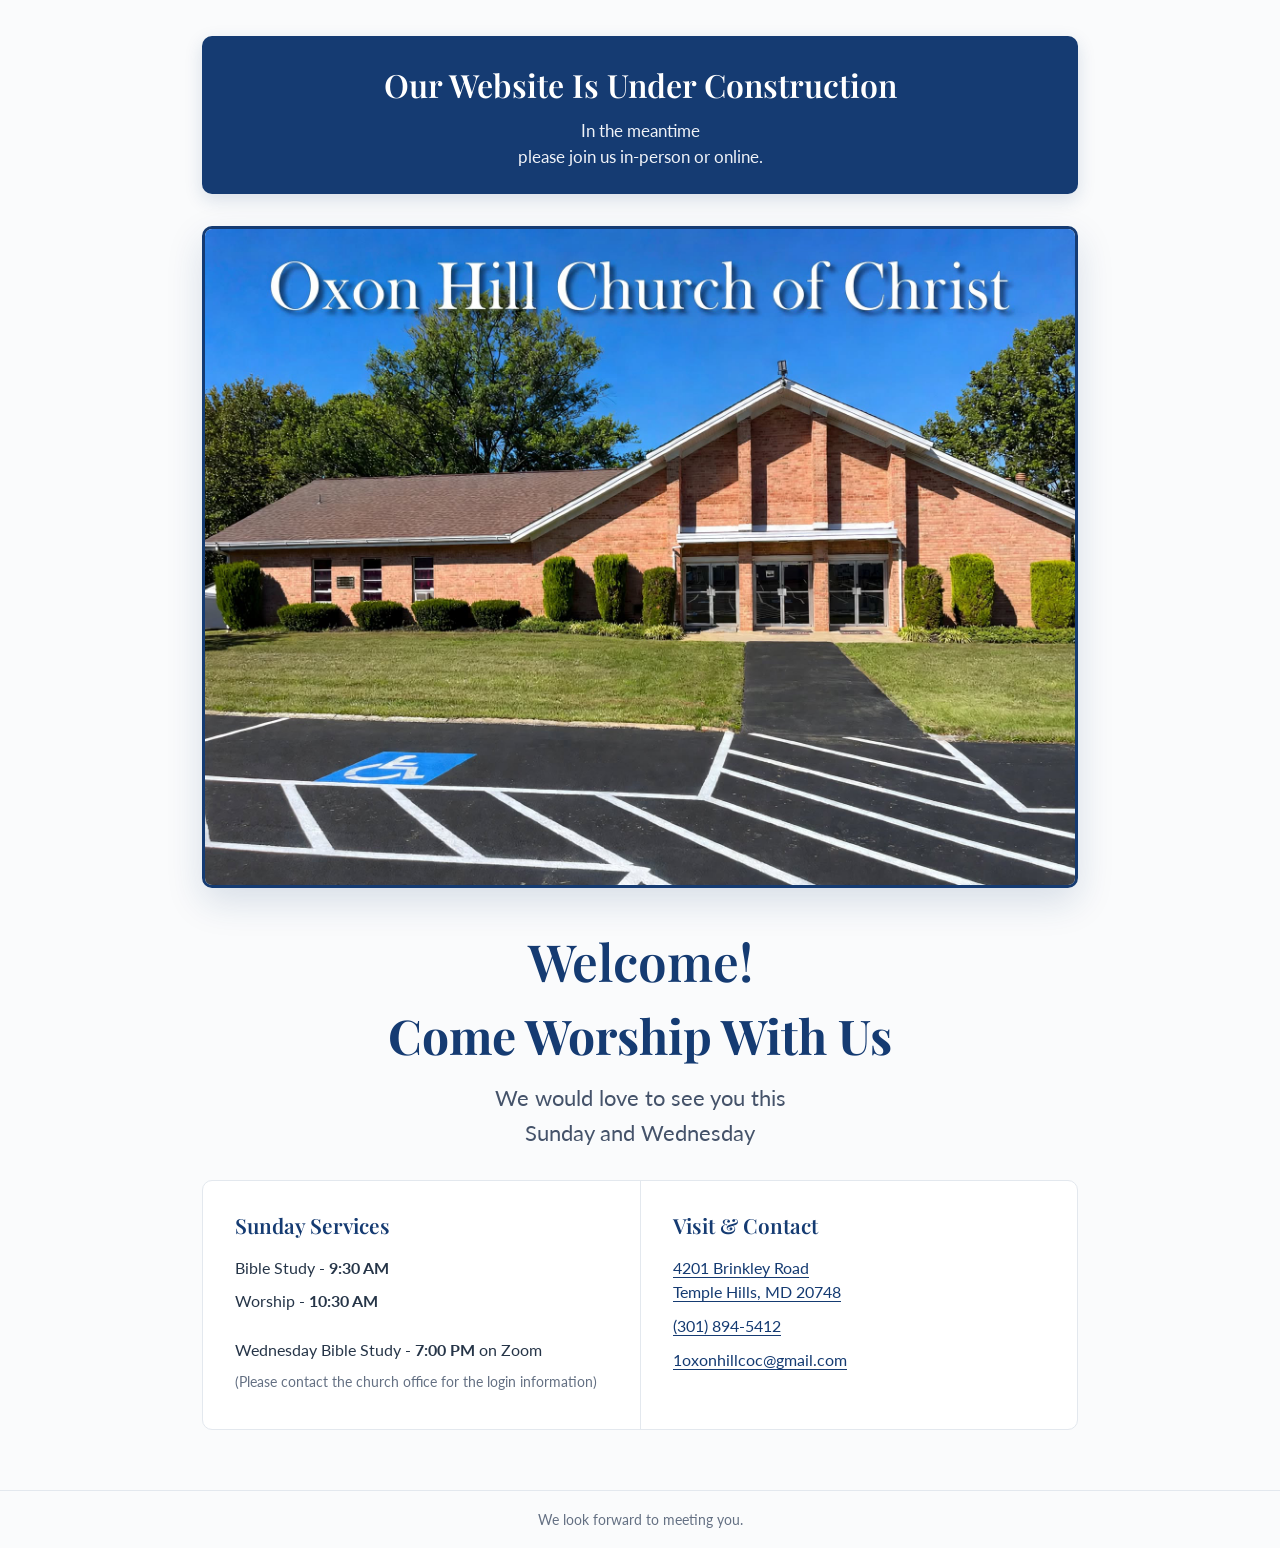
<file: index.html>
<!DOCTYPE html>
<html lang="en">

<head>
  <meta charset="UTF-8">

  <meta name="viewport"
        content="width=device-width, initial-scale=1.0">

  <meta name="description"
        content="Join Oxon Hill Church of Christ for Sunday worship and Bible study, and Wednesday Bible study on Zoom.">

  <title>Oxon Hill Church of Christ | Visit Us</title>

  <!-- Google Fonts -->
  <link rel="preconnect"
        href="https://fonts.googleapis.com">

  <link rel="preconnect"
        href="https://fonts.gstatic.com"
        crossorigin>

  <link
    href="https://fonts.googleapis.com/css2?family=Lato:wght@400;700&family=Playfair+Display:wght@500;600;700&display=swap"
    rel="stylesheet"
  >

  <!-- External CSS -->
  <link rel="stylesheet" href="./style.css">

</head>

<body>

  <main>

    <!-- UNDER CONSTRUCTION BANNER -->
    <section class="construction-banner">

      <h1>Our Website Is Under Construction</h1>

      <p>
        In the meantime<br>
        please join us in-person or online.
      </p>

    </section>


    <!-- CHURCH PHOTOGRAPH -->
    <img
      class="photo"
      src="./ForLandingPage.webp"
      alt="Oxon Hill Church of Christ church building"
    >


    <!-- WELCOME MESSAGE -->
    <section class="intro" aria-label="Welcome">

      <h2>Welcome!</h2>

      <h3>Come Worship With Us</h3>

      <p>
        We would love to see you this<br>
        Sunday and Wednesday
      </p>

    </section>


    <!-- SERVICE TIMES AND LOCATION -->
    <section class="details"
             aria-label="Service times and location">

      <!-- SUNDAY AND WEDNESDAY SERVICES -->
      <div class="detail">

        <h2>Sunday Services</h2>

        <p>
          Bible Study -
          <strong class="service-time">9:30 AM</strong>
        </p>

        <p>
          Worship -
          <strong class="service-time">10:30 AM</strong>
        </p>

        <!-- WEDNESDAY BIBLE STUDY -->
        <div class="wednesday-study">

          <p>
            Wednesday Bible Study -
            <strong class="service-time">7:00 PM</strong>
            on Zoom
          </p>

          <p class="zoom-note">
            (Please contact the church office for the login information)
          </p>

        </div>

      </div>


      <!-- ADDRESS AND CONTACT -->
      <div class="detail">

        <h2>Visit &amp; Contact</h2>

        <p>
          <a
            href="https://www.google.com/maps/search/?api=1&amp;query=4201+Brinkley+Rd%2C+Temple+Hills%2C+MD+20748"
            target="_blank"
            rel="noopener noreferrer"
          >
            4201 Brinkley Road<br>
            Temple Hills, MD 20748
          </a>
        </p>

        <p>
          <a href="tel:+13018945412">
            (301) 894-5412
          </a>
        </p>

        <p>
          <a href="mailto:1oxonhillcoc@gmail.com">
            1oxonhillcoc@gmail.com
          </a>
        </p>

      </div>

    </section>

  </main>


  <!-- FOOTER -->
  <footer>
    <p>We look forward to meeting you.</p>
  </footer>

</body>
</html>
</file>
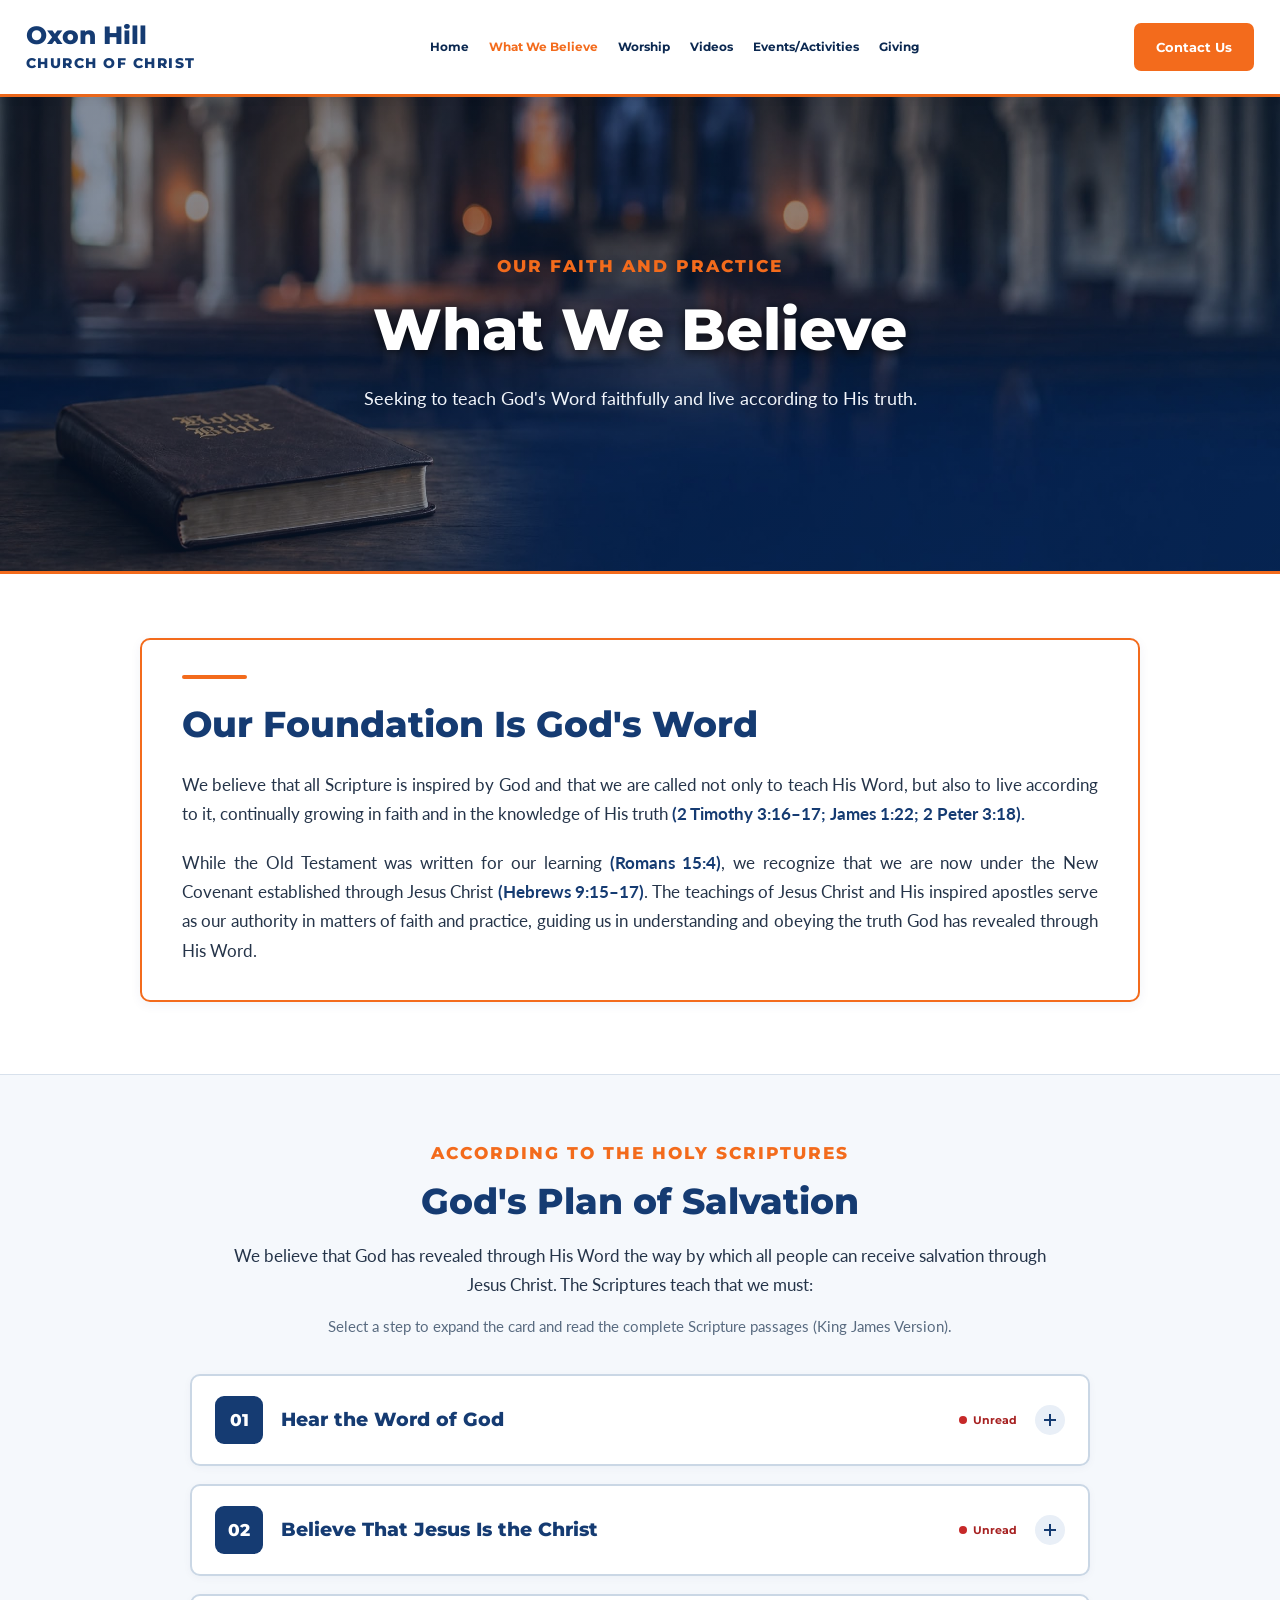
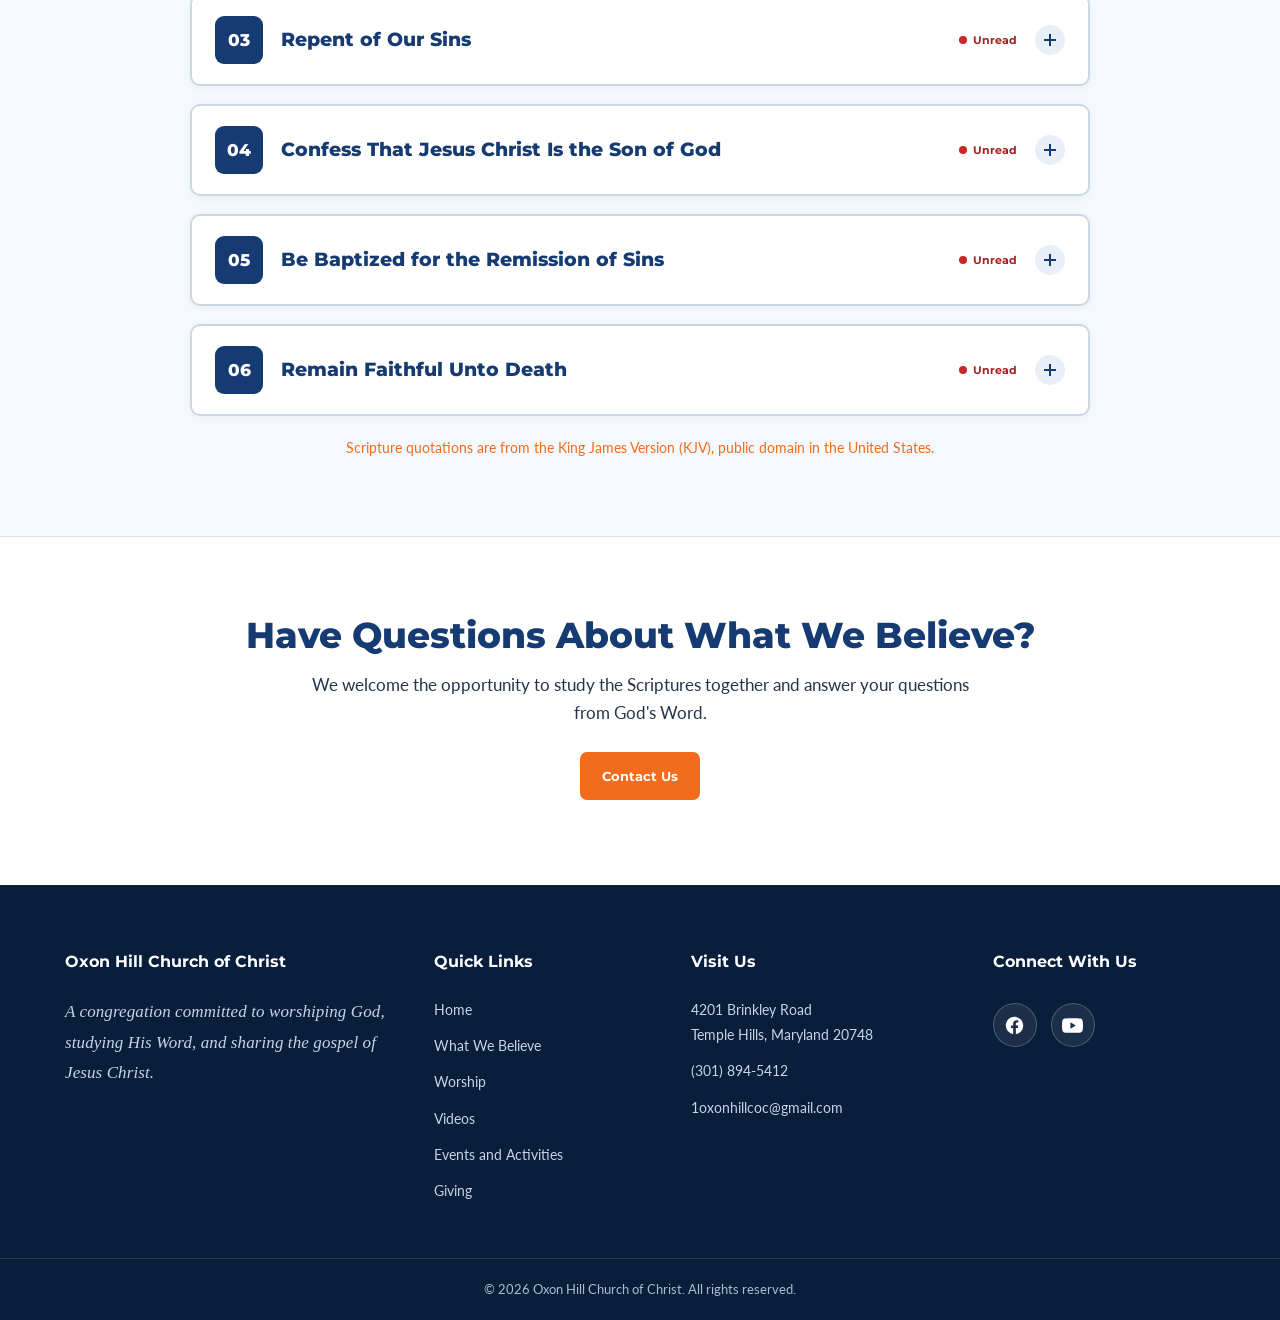
<file: beliefs.html>
<!DOCTYPE html>
<html lang="en">

<head>
  <meta charset="UTF-8">
  <meta name="viewport"
        content="width=device-width, initial-scale=1.0">

  <meta name="description"
        content="Learn what Oxon Hill Church of Christ believes about Scripture, the New Covenant, and God's plan of salvation.">

  <title>What We Believe | Oxon Hill Church of Christ</title>

  <!-- GOOGLE FONTS -->
  <link rel="preconnect" href="https://fonts.googleapis.com">
  <link rel="preconnect" href="https://fonts.gstatic.com" crossorigin>

  <link
    href="https://fonts.googleapis.com/css2?family=Lato:wght@400;700&family=Montserrat:wght@400;500;600;700;800;900&display=swap"
    rel="stylesheet">

  
<link rel="stylesheet" href="./beliefs.css">
<link rel="stylesheet" href="./footer.css">

</head>

<body>

  <!-- OVAL SPOTLIGHT OVERLAY -->
  <div class="salvation-spotlight-overlay"
       aria-hidden="true"></div>

  <!-- HEADER -->
  <header class="site-header">

    <div class="header-container">

      <a href="./Index2.html"
         class="site-logo"
         aria-label="Oxon Hill Church of Christ Home">

        <span class="logo-name">Oxon Hill</span>
        <span class="logo-subtitle">CHURCH OF CHRIST</span>

      </a>

      <nav class="main-nav"
           id="main-navigation"
           aria-label="Main navigation">

        <a href="./Index2.html" class="nav-link">
          Home
        </a>

        <a href="./beliefs.html"
           class="nav-link active"
           aria-current="page">
          What We Believe
        </a>

        <a href="./worship.html" class="nav-link">
          Worship
        </a>

        <a href="./videos.html" class="nav-link">
          Videos
        </a>

        <a href="./events.html" class="nav-link">
          Events/Activities
        </a>

        <a href="./giving.html" class="nav-link">
          Giving
        </a>

      </nav>

      <button class="menu-toggle"
              type="button"
              aria-label="Toggle navigation"
              aria-controls="main-navigation"
              aria-expanded="false">

        <span></span>
        <span></span>
        <span></span>

      </button>

      <a href="./ContactPage.html" class="contact-button">
        Contact Us
      </a>

    </div>

  </header>

  <main>

    <!-- PAGE BANNER -->
    <section class="page-hero" aria-labelledby="page-title">

      <div class="hero-inner">

        <p class="eyebrow">Our Faith and Practice</p>

        <h1 id="page-title">What We Believe</h1>

        <p>
          Seeking to teach God's Word faithfully
          and live according to His truth.
        </p>

      </div>

    </section>

    <!-- OUR FOUNDATION -->
    <section class="beliefs-intro content-width"
             aria-labelledby="scripture-heading">

      <div class="intro-accent" aria-hidden="true"></div>

      <h2 id="scripture-heading">
        Our Foundation Is God's Word
      </h2>

      <p>
        We believe that all Scripture is inspired by God
        and that we are called not only to teach His Word,
        but also to live according to it, continually
        growing in faith and in the knowledge of His truth
        <span class="references">
          (2 Timothy 3:16–17; James 1:22; 2 Peter 3:18).
        </span>
      </p>

      <p>
        While the Old Testament was written for our learning
        <span class="references">(Romans 15:4)</span>,
        we recognize that we are now under the New Covenant
        established through Jesus Christ
        <span class="references">(Hebrews 9:15–17)</span>.
        The teachings of Jesus Christ and His inspired apostles
        serve as our authority in matters of faith and practice,
        guiding us in understanding and obeying the truth
        God has revealed through His Word.
      </p>

    </section>

    <!-- GOD'S PLAN OF SALVATION -->
    <section class="salvation-section"
             aria-labelledby="salvation-heading">

      <div class="content-width">

        <div class="section-intro">

          <p class="eyebrow">
            According to the Holy Scriptures
          </p>

          <h2 id="salvation-heading">
            God's Plan of Salvation
          </h2>

          <p>
            We believe that God has revealed through His Word
            the way by which all people can receive salvation
            through Jesus Christ. The Scriptures teach
            that we must:
          </p>

          <p class="expand-hint">
            Select a step to expand the card and read
            the complete Scripture passages
            (King James Version).
          </p>

        </div>

        <div class="steps-list">

          <!-- STEP 1: HEAR -->
          <details class="step-card">

            <summary>
              <span class="step-number">01</span>

              <span class="step-heading">
                Hear the Word of God
              </span>

              <span class="reading-status unread">
                <span class="status-dot" aria-hidden="true"></span>
                <span class="status-text">Unread</span>
              </span>

              <span class="step-toggle" aria-hidden="true"></span>
            </summary>

            <div class="step-content">

              <p>
                Faith comes through hearing the Word of God.
                We must first hear the message of Christ
                to understand what God calls us to
                believe and obey.
              </p>

              <div class="passage-list">

                <blockquote class="scripture-passage">
                  <strong class="verse-reference">
                    Romans 10:17 (KJV)
                  </strong>
                  <p>
                    So then faith cometh by hearing,
                    and hearing by the word of God.
                  </p>
                </blockquote>

              </div>

            </div>

          </details>

          <!-- STEP 2: BELIEVE -->
          <details class="step-card">

            <summary>
              <span class="step-number">02</span>

              <span class="step-heading">
                Believe That Jesus Is the Christ
              </span>

              <span class="reading-status unread">
                <span class="status-dot" aria-hidden="true"></span>
                <span class="status-text">Unread</span>
              </span>

              <span class="step-toggle" aria-hidden="true"></span>
            </summary>

            <div class="step-content">

              <p>
                We must believe that Jesus is the Christ,
                the Son of God, and trust in Him as
                the One through whom salvation is offered.
              </p>

              <div class="passage-list">

                <blockquote class="scripture-passage">
                  <strong class="verse-reference">
                    John 3:16 (KJV)
                  </strong>
                  <p>
                    For God so loved the world, that he gave
                    his only begotten Son, that whosoever
                    believeth in him should not perish,
                    but have everlasting life.
                  </p>
                </blockquote>

                <blockquote class="scripture-passage">
                  <strong class="verse-reference">
                    John 8:24 (KJV)
                  </strong>
                  <p>
                    I said therefore unto you, that ye shall
                    die in your sins: for if ye believe not
                    that I am he, ye shall die in your sins.
                  </p>
                </blockquote>

              </div>

            </div>

          </details>

          <!-- STEP 3: REPENT -->
          <details class="step-card">

            <summary>
              <span class="step-number">03</span>

              <span class="step-heading">
                Repent of Our Sins
              </span>

              <span class="reading-status unread">
                <span class="status-dot" aria-hidden="true"></span>
                <span class="status-text">Unread</span>
              </span>

              <span class="step-toggle" aria-hidden="true"></span>
            </summary>

            <div class="step-content">

              <p>
                Repentance is a change of heart and direction:
                turning away from sin and turning toward
                God in obedience to His will.
              </p>

              <div class="passage-list">

                <blockquote class="scripture-passage">
                  <strong class="verse-reference">
                    Luke 13:3 (KJV)
                  </strong>
                  <p>
                    I tell you, Nay: but, except ye repent,
                    ye shall all likewise perish.
                  </p>
                </blockquote>

                <blockquote class="scripture-passage">
                  <strong class="verse-reference">
                    Acts 17:30 (KJV)
                  </strong>
                  <p>
                    And the times of this ignorance God
                    winked at; but now commandeth all men
                    every where to repent:
                  </p>
                </blockquote>

              </div>

            </div>

          </details>

          <!-- STEP 4: CONFESS -->
          <details class="step-card">

            <summary>
              <span class="step-number">04</span>

              <span class="step-heading">
                Confess That Jesus Christ Is the Son of God
              </span>

              <span class="reading-status unread">
                <span class="status-dot" aria-hidden="true"></span>
                <span class="status-text">Unread</span>
              </span>

              <span class="step-toggle" aria-hidden="true"></span>
            </summary>

            <div class="step-content">

              <p>
                Our faith in Christ is not something to conceal.
                We openly confess our belief in Jesus Christ
                and acknowledge Him as Lord.
              </p>

              <div class="passage-list">

                <blockquote class="scripture-passage">
                  <strong class="verse-reference">
                    Romans 10:9 (KJV)
                  </strong>
                  <p>
                    That if thou shalt confess with thy mouth
                    the Lord Jesus, and shalt believe in thine
                    heart that God hath raised him from the
                    dead, thou shalt be saved.
                  </p>
                </blockquote>

                <blockquote class="scripture-passage">
                  <strong class="verse-reference">
                    Romans 10:10 (KJV)
                  </strong>
                  <p>
                    For with the heart man believeth unto
                    righteousness; and with the mouth
                    confession is made unto salvation.
                  </p>
                </blockquote>

              </div>

            </div>

          </details>

          <!-- STEP 5: BAPTISM -->
          <details class="step-card">

            <summary>
              <span class="step-number">05</span>

              <span class="step-heading">
                Be Baptized for the Remission of Sins
              </span>

              <span class="reading-status unread">
                <span class="status-dot" aria-hidden="true"></span>
                <span class="status-text">Unread</span>
              </span>

              <span class="step-toggle" aria-hidden="true"></span>
            </summary>

            <div class="step-content">

              <p>
                The Scriptures teach that baptism is full
                immersion in water, representing our burial
                and resurrection with Jesus Christ
                (Romans 6:3–4). The Scriptures connect
                baptism with calling on the Lord, the
                washing away of sins, and salvation.
                We teach baptism as part of the response
                of faith and obedience to the gospel.
              </p>

              <div class="passage-list">

                <blockquote class="scripture-passage">
                  <strong class="verse-reference">
                    Acts 22:16 (KJV)
                  </strong>
                  <p>
                    And now why tarriest thou? arise, and
                    be baptized, and wash away thy sins,
                    calling on the name of the Lord.
                  </p>
                </blockquote>

                <blockquote class="scripture-passage">
                  <strong class="verse-reference">
                    1 Peter 3:21 (KJV)
                  </strong>
                  <p>
                    The like figure whereunto even baptism
                    doth also now save us (not the putting
                    away of the filth of the flesh, but the
                    answer of a good conscience toward God,)
                    by the resurrection of Jesus Christ:
                  </p>
                </blockquote>

                <blockquote class="scripture-passage">
                  <strong class="verse-reference">
                    Mark 16:16 (KJV)
                  </strong>
                  <p>
                    He that believeth and is baptized shall
                    be saved; but he that believeth not
                    shall be damned.
                  </p>
                </blockquote>

              </div>

            </div>

          </details>

          <!-- STEP 6: REMAIN FAITHFUL -->
          <details class="step-card">

            <summary>
              <span class="step-number">06</span>

              <span class="step-heading">
                Remain Faithful Unto Death
              </span>

              <span class="reading-status unread">
                <span class="status-dot" aria-hidden="true"></span>
                <span class="status-text">Unread</span>
              </span>

              <span class="step-toggle" aria-hidden="true"></span>
            </summary>

            <div class="step-content">

              <p>
                Following Christ is a lifelong commitment.
                We strive to remain faithful to Him,
                even in the face of hardship,
                with the hope of the crown of life.
              </p>

              <div class="passage-list">

                <blockquote class="scripture-passage">
                  <strong class="verse-reference">
                    Revelation 2:10 (KJV)
                  </strong>
                  <p>
                    Fear none of those things which thou
                    shalt suffer: behold, the devil shall
                    cast some of you into prison, that ye
                    may be tried; and ye shall have
                    tribulation ten days: be thou faithful
                    unto death, and I will give thee
                    a crown of life.
                  </p>
                </blockquote>

              </div>

            </div>

          </details>

        </div>

        <p class="translation-note">
          Scripture quotations are from the
          King James Version (KJV),
          public domain in the United States.
        </p>

      </div>

    </section>

    <!-- CLOSING INVITATION -->
    <section class="closing-section content-width">

      <h2>Have Questions About What We Believe?</h2>

      <p>
        We welcome the opportunity to study the Scriptures
        together and answer your questions from God's Word.
      </p>

      <a href="./ContactPage.html" class="closing-button">
        Contact Us
      </a>

    </section>

  </main>

  <!-- =====================================
       STANDARD WEBSITE FOOTER
       MATCHES EVENTS AND ACTIVITIES PAGE
  ===================================== -->

  <footer class="site-footer">

    <div class="footer-container">

      <!-- CHURCH DESCRIPTION -->
      <div class="footer-column footer-about">

        <h3>Oxon Hill Church of Christ</h3>

        <p>
          A congregation committed to worshiping God,
          studying His Word, and sharing the gospel
          of Jesus Christ.
        </p>

      </div>

      <!-- QUICK LINKS -->
      <div class="footer-column">

        <h3>Quick Links</h3>

        <a href="./Index2.html">Home</a>
        <a href="./beliefs.html">What We Believe</a>
        <a href="./worship.html">Worship</a>
        <a href="./videos.html">Videos</a>
        <a href="./events.html">Events and Activities</a>
        <a href="./giving.html">Giving</a>

      </div>

      <!-- VISIT US -->
      <div class="footer-column">

        <h3>Visit Us</h3>

        <p>
          4201 Brinkley Road<br>
          Temple Hills, Maryland 20748
        </p>

        <a href="tel:+13018945412">
          (301) 894-5412
        </a>

        <a href="mailto:1oxonhillcoc@gmail.com">
          1oxonhillcoc@gmail.com
        </a>

      </div>

      <!-- SOCIAL MEDIA -->
      <div class="footer-column">

        <h3>Connect With Us</h3>

        <div class="footer-social-links">

          <!-- FACEBOOK ICON -->
          <a
            href="https://www.facebook.com/p/Oxon-Hill-Church-of-Christ-100064627841522/"
            class="footer-social-icon facebook-icon"
            target="_blank"
            rel="noopener noreferrer"
            aria-label="Visit Oxon Hill Church of Christ on Facebook"
            title="Facebook">

            <svg viewBox="0 0 24 24"
                 fill="currentColor"
                 xmlns="http://www.w3.org/2000/svg"
                 aria-hidden="true">

              <path d="M22 12a10 10 0 1 0-11.56 9.88v-6.99H7.9V12h2.54V9.8c0-2.51 1.49-3.89 3.77-3.89 1.09 0 2.23.2 2.23.2v2.46h-1.26c-1.24 0-1.63.77-1.63 1.56V12h2.78l-.44 2.89h-2.34v6.99A10 10 0 0 0 22 12Z"/>

            </svg>

          </a>

          <!-- YOUTUBE ICON -->
          <a
            href="https://www.youtube.com/channel/UCO5NVNcjxsgcHHzc_xCSlww"
            class="footer-social-icon youtube-icon"
            target="_blank"
            rel="noopener noreferrer"
            aria-label="Visit Oxon Hill Church of Christ on YouTube"
            title="YouTube">

            <svg viewBox="0 0 24 24"
                 fill="currentColor"
                 xmlns="http://www.w3.org/2000/svg"
                 aria-hidden="true">

              <path d="M23.5 6.2a3 3 0 0 0-2.1-2.1C19.5 3.6 12 3.6 12 3.6s-7.5 0-9.4.5A3 3 0 0 0 .5 6.2 31 31 0 0 0 0 12a31 31 0 0 0 .5 5.8 3 3 0 0 0 2.1 2.1c1.9.5 9.4.5 9.4.5s7.5 0 9.4-.5a3 3 0 0 0 2.1-2.1A31 31 0 0 0 24 12a31 31 0 0 0-.5-5.8ZM9.6 15.6V8.4l6.2 3.6-6.2 3.6Z"/>

            </svg>

          </a>

        </div>

      </div>

    </div>

    <div class="footer-bottom">

      &copy; <span id="current-year"></span>
      Oxon Hill Church of Christ.
      All rights reserved.

    </div>

  </footer>

  <!-- MOBILE NAVIGATION -->
  <script>
    const menuToggle =
      document.querySelector(".menu-toggle");

    const mainNav =
      document.querySelector(".main-nav");

    menuToggle.addEventListener("click", function () {
      const isOpen = mainNav.classList.toggle("open");

      menuToggle.setAttribute(
        "aria-expanded",
        String(isOpen)
      );
    });

    mainNav.querySelectorAll("a").forEach(function (link) {
      link.addEventListener("click", function () {
        mainNav.classList.remove("open");
        menuToggle.setAttribute("aria-expanded", "false");
      });
    });
  </script>

  <!-- SPOTLIGHT AND SALVATION CARD READING STATUS -->
  <script>

    // AUTOMATIC COPYRIGHT YEAR
    document.getElementById("current-year").textContent =
      new Date().getFullYear();

    const salvationSection =
      document.querySelector(".salvation-section");

    const spotlightOverlay =
      document.querySelector(".salvation-spotlight-overlay");

    const salvationCards =
      Array.from(document.querySelectorAll(".step-card"));

    const reducedMotion =
      window.matchMedia("(prefers-reduced-motion: reduce)");

    function updateSalvationSpotlight() {
      const rect = salvationSection.getBoundingClientRect();
      const middle = window.innerHeight / 2;

      const active =
        rect.top <= middle &&
        rect.bottom >= middle;

      spotlightOverlay.classList.toggle("active", active);
      salvationSection.classList.toggle("spotlight-active", active);
    }

    window.addEventListener(
      "scroll",
      updateSalvationSpotlight,
      { passive: true }
    );

    window.addEventListener("resize", updateSalvationSpotlight);

    updateSalvationSpotlight();

    function markCardAsRead(card) {
      const status = card.querySelector(".reading-status");
      const statusText = card.querySelector(".status-text");

      if (!status || !statusText) {
        return;
      }

      status.classList.remove("unread");
      status.classList.add("read");

      statusText.textContent = "Read";
    }

    salvationCards.forEach(function (card) {
      const summary = card.querySelector("summary");

      let currentAnimation = null;
      let isAnimating = false;

      card.open = false;

      const status = card.querySelector(".reading-status");
      const statusText = card.querySelector(".status-text");

      status.classList.remove("read");
      status.classList.add("unread");
      statusText.textContent = "Unread";

      function finishAnimation(open) {
        card.open = open;

        card.style.height = "";
        card.style.overflow = "";

        isAnimating = false;
        currentAnimation = null;
      }

      function animateCard(open) {
        if (isAnimating) {
          return;
        }

        isAnimating = true;

        const startHeight =
          card.getBoundingClientRect().height;

        card.open = true;
        card.style.height = "auto";

        const fullHeight = card.scrollHeight;

        const summaryHeight =
          summary.getBoundingClientRect().height;

        const endHeight =
          open ? fullHeight : summaryHeight;

        card.style.height = startHeight + "px";
        card.style.overflow = "hidden";

        if (reducedMotion.matches) {
          finishAnimation(open);
          return;
        }

        currentAnimation = card.animate(
          [
            { height: startHeight + "px" },
            { height: endHeight + "px" }
          ],
          {
            duration: 750,
            easing: "cubic-bezier(0.22, 1, 0.36, 1)"
          }
        );

        const animation = currentAnimation;

        animation.onfinish = function () {
          if (currentAnimation === animation) {
            finishAnimation(open);
          }
        };

        animation.oncancel = function () {
          if (currentAnimation === animation) {
            currentAnimation = null;
            isAnimating = false;
            card.style.height = "";
            card.style.overflow = "";
          }
        };
      }

      summary.addEventListener("click", function (event) {
        event.preventDefault();

        if (isAnimating) {
          return;
        }

        const opening = !card.open;

        if (opening) {
          markCardAsRead(card);
        }

        animateCard(opening);
      });
    });

  </script>

</body>
</html>
</file>
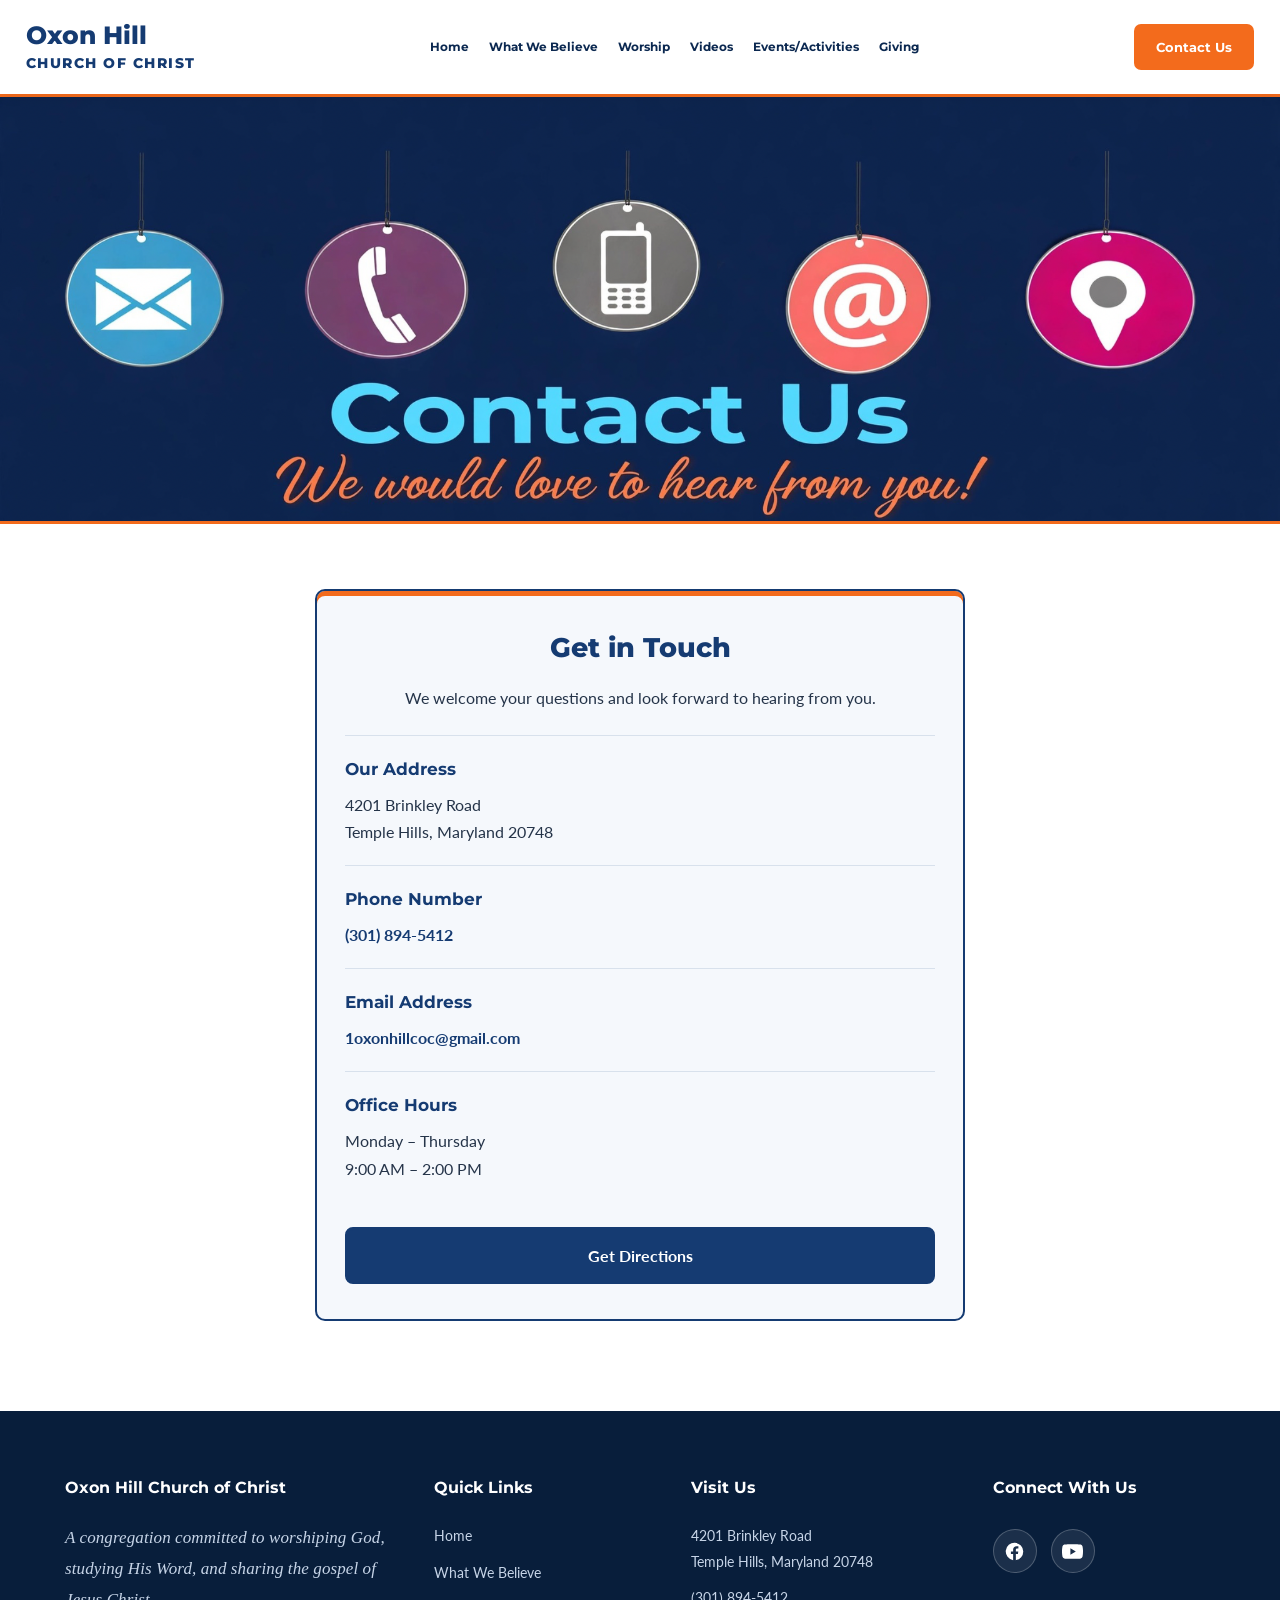
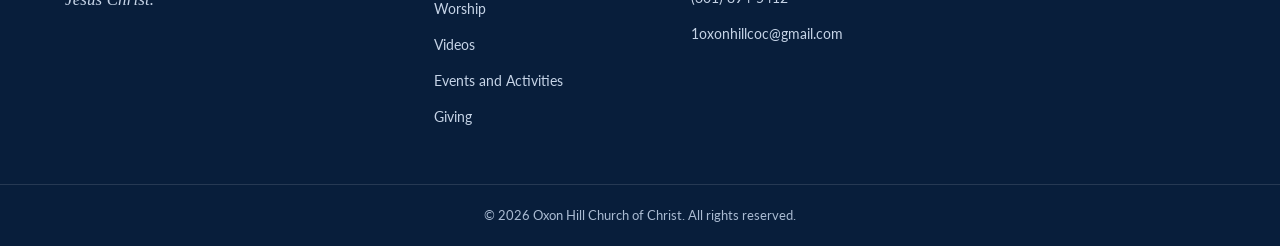
<file: ContactPage.html>
<!DOCTYPE html>
<html lang="en">

<head>
  <meta charset="UTF-8">
  <meta name="viewport" content="width=device-width, initial-scale=1.0">

  <meta
    name="description"
    content="Contact Oxon Hill Church of Christ in Temple Hills, Maryland. Find our address, phone number, email, and office hours."
  >

  <title>Contact Us | Oxon Hill Church of Christ</title>

  <link rel="preconnect" href="https://fonts.googleapis.com">
  <link rel="preconnect" href="https://fonts.gstatic.com" crossorigin>

  <link
    href="https://fonts.googleapis.com/css2?family=Lato:wght@400;700;900&family=Montserrat:wght@400;600;700;800&display=swap"
    rel="stylesheet"
  >

  <link rel="stylesheet" href="./ContactPage.css">
  <link rel="stylesheet" href="./footer.css">
</head>

<body>

  <!-- =====================================
       HEADER
  ====================================== -->

  <header class="site-header">

    <div class="header-container">

      <a href="./Index2.html" class="site-logo" aria-label="Oxon Hill Church of Christ Home">

        <span class="logo-name">Oxon Hill</span>
        <span class="logo-subtitle">CHURCH OF CHRIST</span>

      </a>

      <nav class="main-nav" id="mainNav" aria-label="Main navigation">

        <a href="./Index2.html" class="nav-link">Home</a>

        <a href="./beliefs.html" class="nav-link">
          What We Believe
        </a>

        <a href="./worship.html" class="nav-link">
          Worship
        </a>

        <a href="./videos.html" class="nav-link">
          Videos
        </a>

        <a href="./events.html" class="nav-link">
          Events/Activities
        </a>

        <a href="./giving.html" class="nav-link">
          Giving
        </a>

      </nav>

      <a
        href="./ContactPage.html"
        class="contact-button"
        aria-current="page"
      >
        Contact Us
      </a>

      <button
        class="menu-toggle"
        type="button"
        aria-label="Toggle navigation menu"
        aria-controls="mainNav"
        aria-expanded="false"
      >
        <span></span>
        <span></span>
        <span></span>
      </button>

    </div>

  </header>


  <!-- =====================================
       HERO BANNER
       IMAGE ONLY
  ====================================== -->

  <section
    class="contact-hero"
    role="img"
    aria-label="Contact Oxon Hill Church of Christ"
  >
  </section>


  <!-- =====================================
       CONTACT INFORMATION
  ====================================== -->

  <main>

    <section class="contact-section">

      <div class="contact-layout">

        <aside class="contact-information">

          <h1>Get in Touch</h1>

          <p class="information-intro">
            We welcome your questions and look forward
            to hearing from you.
          </p>

          <!-- ADDRESS -->

          <div class="info-item">

            <h3>Our Address</h3>

            <p>
              4201 Brinkley Road<br>
              Temple Hills, Maryland 20748
            </p>

          </div>

          <!-- PHONE -->

          <div class="info-item">

            <h3>Phone Number</h3>

            <p>
              <a href="tel:+13018945412">
                (301) 894-5412
              </a>
            </p>

          </div>

          <!-- EMAIL -->

          <div class="info-item">

            <h3>Email Address</h3>

            <p>
              <a href="mailto:1oxonhillcoc@gmail.com">
                1oxonhillcoc@gmail.com
              </a>
            </p>

          </div>

          <!-- OFFICE HOURS -->

          <div class="info-item">

            <h3>Office Hours</h3>

            <p>
              Monday – Thursday<br>
              9:00 AM – 2:00 PM
            </p>

          </div>

          <!-- DIRECTIONS -->

          <a
            href="https://www.google.com/maps/dir/?api=1&destination=4201+Brinkley+Road,+Temple+Hills,+MD+20748"
            class="directions-button"
            target="_blank"
            rel="noopener noreferrer"
          >
            Get Directions
          </a>

        </aside>

      </div>

    </section>

  </main>


  <!-- =====================================
       STANDARD WEBSITE FOOTER
       CONTROLLED BY footer.css
  ====================================== -->

  <footer class="site-footer">

    <div class="footer-container">

      <!-- ABOUT -->

      <div class="footer-column footer-about">

        <h3>Oxon Hill Church of Christ</h3>

        <p>
          A congregation committed to worshiping God,
          studying His Word, and sharing the gospel
          of Jesus Christ.
        </p>

      </div>

      <!-- QUICK LINKS -->

      <div class="footer-column">

        <h3>Quick Links</h3>

        <a href="./Index2.html">Home</a>
        <a href="./beliefs.html">What We Believe</a>
        <a href="./worship.html">Worship</a>
        <a href="./videos.html">Videos</a>
        <a href="./events.html">Events and Activities</a>
        <a href="./giving.html">Giving</a>

      </div>

      <!-- VISIT US -->

      <div class="footer-column">

        <h3>Visit Us</h3>

        <p>
          4201 Brinkley Road<br>
          Temple Hills, Maryland 20748
        </p>

        <a href="tel:+13018945412">
          (301) 894-5412
        </a>

        <a href="mailto:1oxonhillcoc@gmail.com">
          1oxonhillcoc@gmail.com
        </a>

      </div>

      <!-- SOCIAL MEDIA -->

      <div class="footer-column">

        <h3>Connect With Us</h3>

        <div class="footer-social-links">

          <!-- FACEBOOK -->

          <a
            href="https://www.facebook.com/p/Oxon-Hill-Church-of-Christ-100064627841522/"
            class="footer-social-icon facebook-icon"
            target="_blank"
            rel="noopener noreferrer"
            aria-label="Visit Oxon Hill Church of Christ on Facebook"
            title="Facebook"
          >

            <svg
              viewBox="0 0 24 24"
              fill="currentColor"
              xmlns="http://www.w3.org/2000/svg"
              aria-hidden="true"
            >

              <path
                d="M22 12a10 10 0 1 0-11.56 9.88v-6.99H7.9V12h2.54V9.8c0-2.51 1.49-3.89 3.77-3.89 1.09 0 2.23.2 2.23.2v2.46h-1.26c-1.24 0-1.63.77-1.63 1.56V12h2.78l-.44 2.89h-2.34v6.99A10 10 0 0 0 22 12Z"
              />

            </svg>

          </a>

          <!-- YOUTUBE -->

          <a
            href="https://www.youtube.com/channel/UCO5NVNcjxsgcHHzc_xCSlww"
            class="footer-social-icon youtube-icon"
            target="_blank"
            rel="noopener noreferrer"
            aria-label="Visit Oxon Hill Church of Christ on YouTube"
            title="YouTube"
          >

            <svg
              viewBox="0 0 24 24"
              fill="currentColor"
              xmlns="http://www.w3.org/2000/svg"
              aria-hidden="true"
            >

              <path
                d="M23.5 6.2a3 3 0 0 0-2.1-2.1C19.5 3.6 12 3.6 12 3.6s-7.5 0-9.4.5A3 3 0 0 0 .5 6.2 31 31 0 0 0 0 12a31 31 0 0 0 .5 5.8 3 3 0 0 0 2.1 2.1c1.9.5 9.4.5 9.4.5s7.5 0 9.4-.5a3 3 0 0 0 2.1-2.1A31 31 0 0 0 24 12a31 31 0 0 0-.5-5.8ZM9.6 15.6V8.4l6.2 3.6-6.2 3.6Z"
              />

            </svg>

          </a>

        </div>

      </div>

    </div>

    <!-- COPYRIGHT -->

    <div class="footer-bottom">
      &copy; <span id="currentYear"></span>
      Oxon Hill Church of Christ.
      All rights reserved.
    </div>

  </footer>


  <!-- =====================================
       JAVASCRIPT
  ====================================== -->

  <script>

    // AUTOMATIC COPYRIGHT YEAR

    document.getElementById("currentYear").textContent =
      new Date().getFullYear();


    // MOBILE NAVIGATION

    const menuToggle =
      document.querySelector(".menu-toggle");

    const mainNav =
      document.querySelector(".main-nav");


    menuToggle.addEventListener("click", function () {

      const isOpen =
        mainNav.classList.toggle("open");

      menuToggle.setAttribute(
        "aria-expanded",
        String(isOpen)
      );

    });


    // CLOSE MOBILE NAV AFTER CLICKING LINK

    document.querySelectorAll(".main-nav a").forEach(function (link) {

      link.addEventListener("click", function () {

        mainNav.classList.remove("open");

        menuToggle.setAttribute(
          "aria-expanded",
          "false"
        );

      });

    });

  </script>

</body>
</html>
</file>
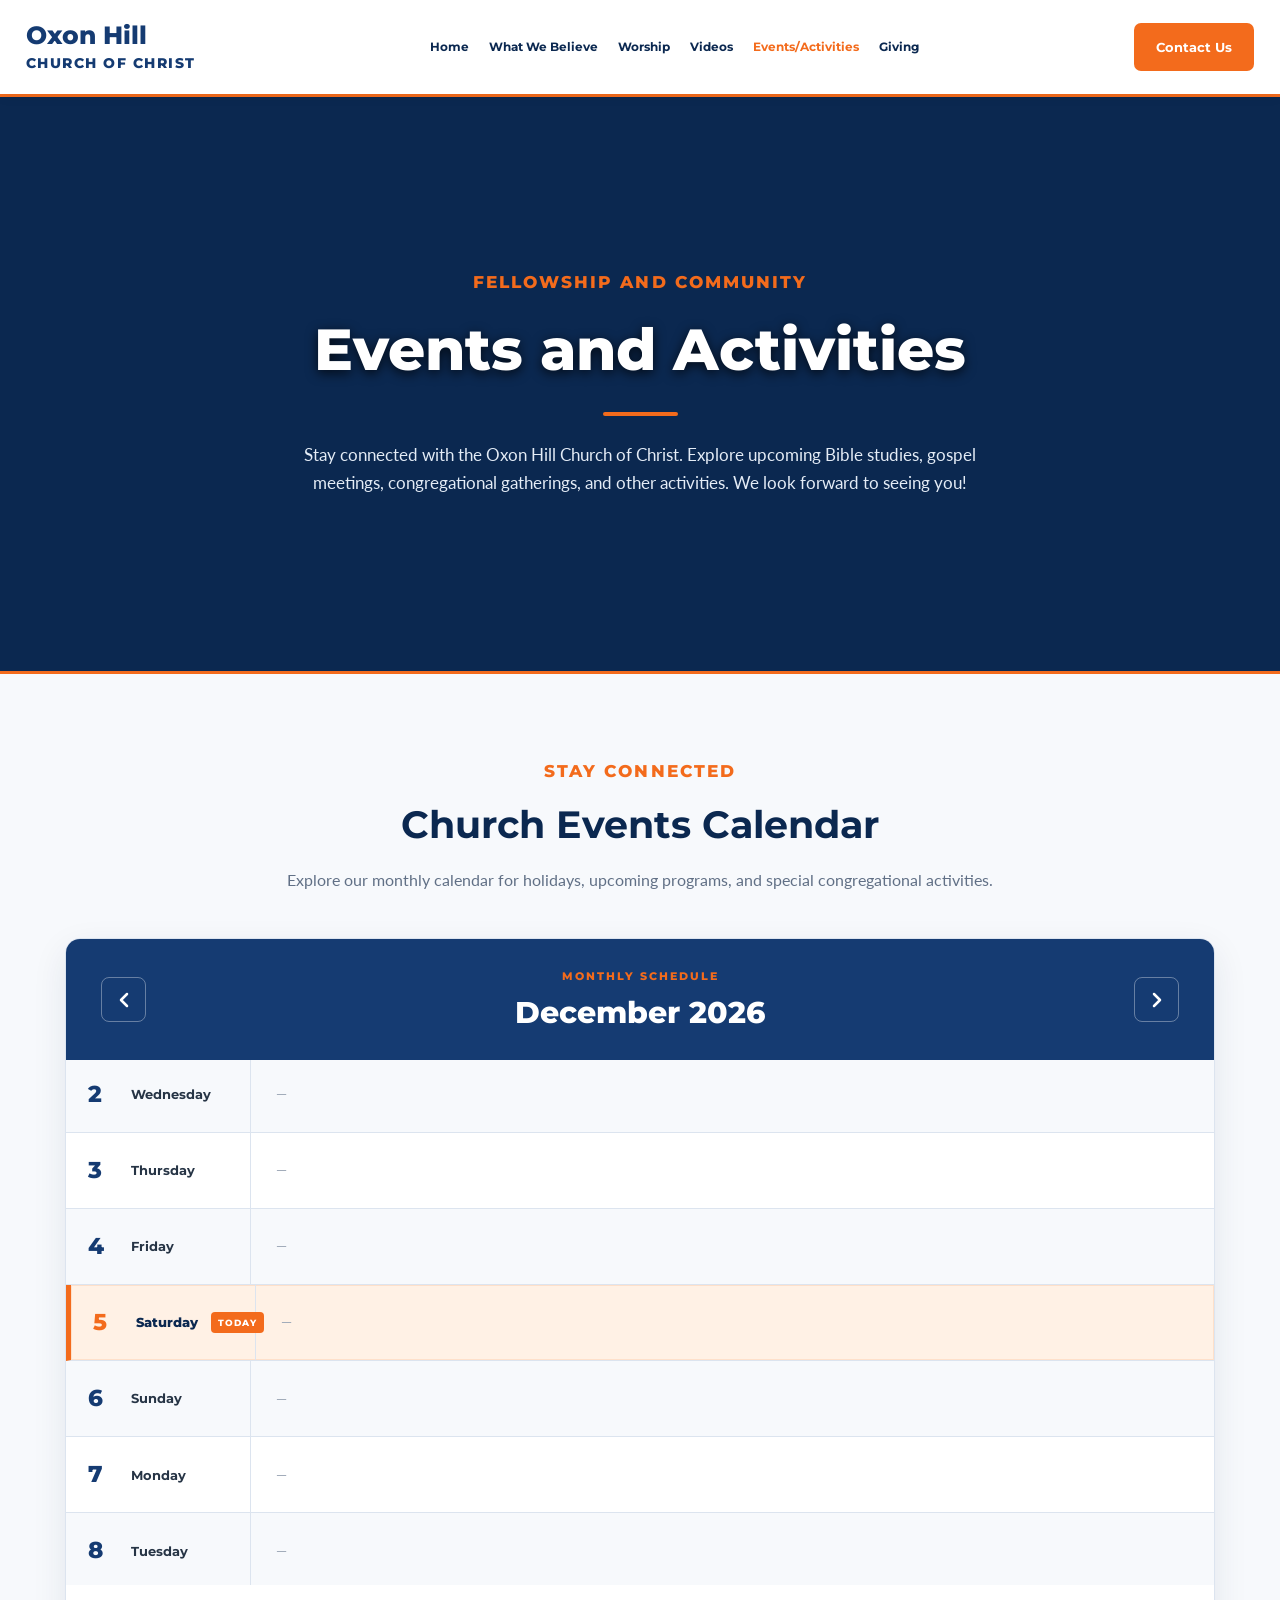
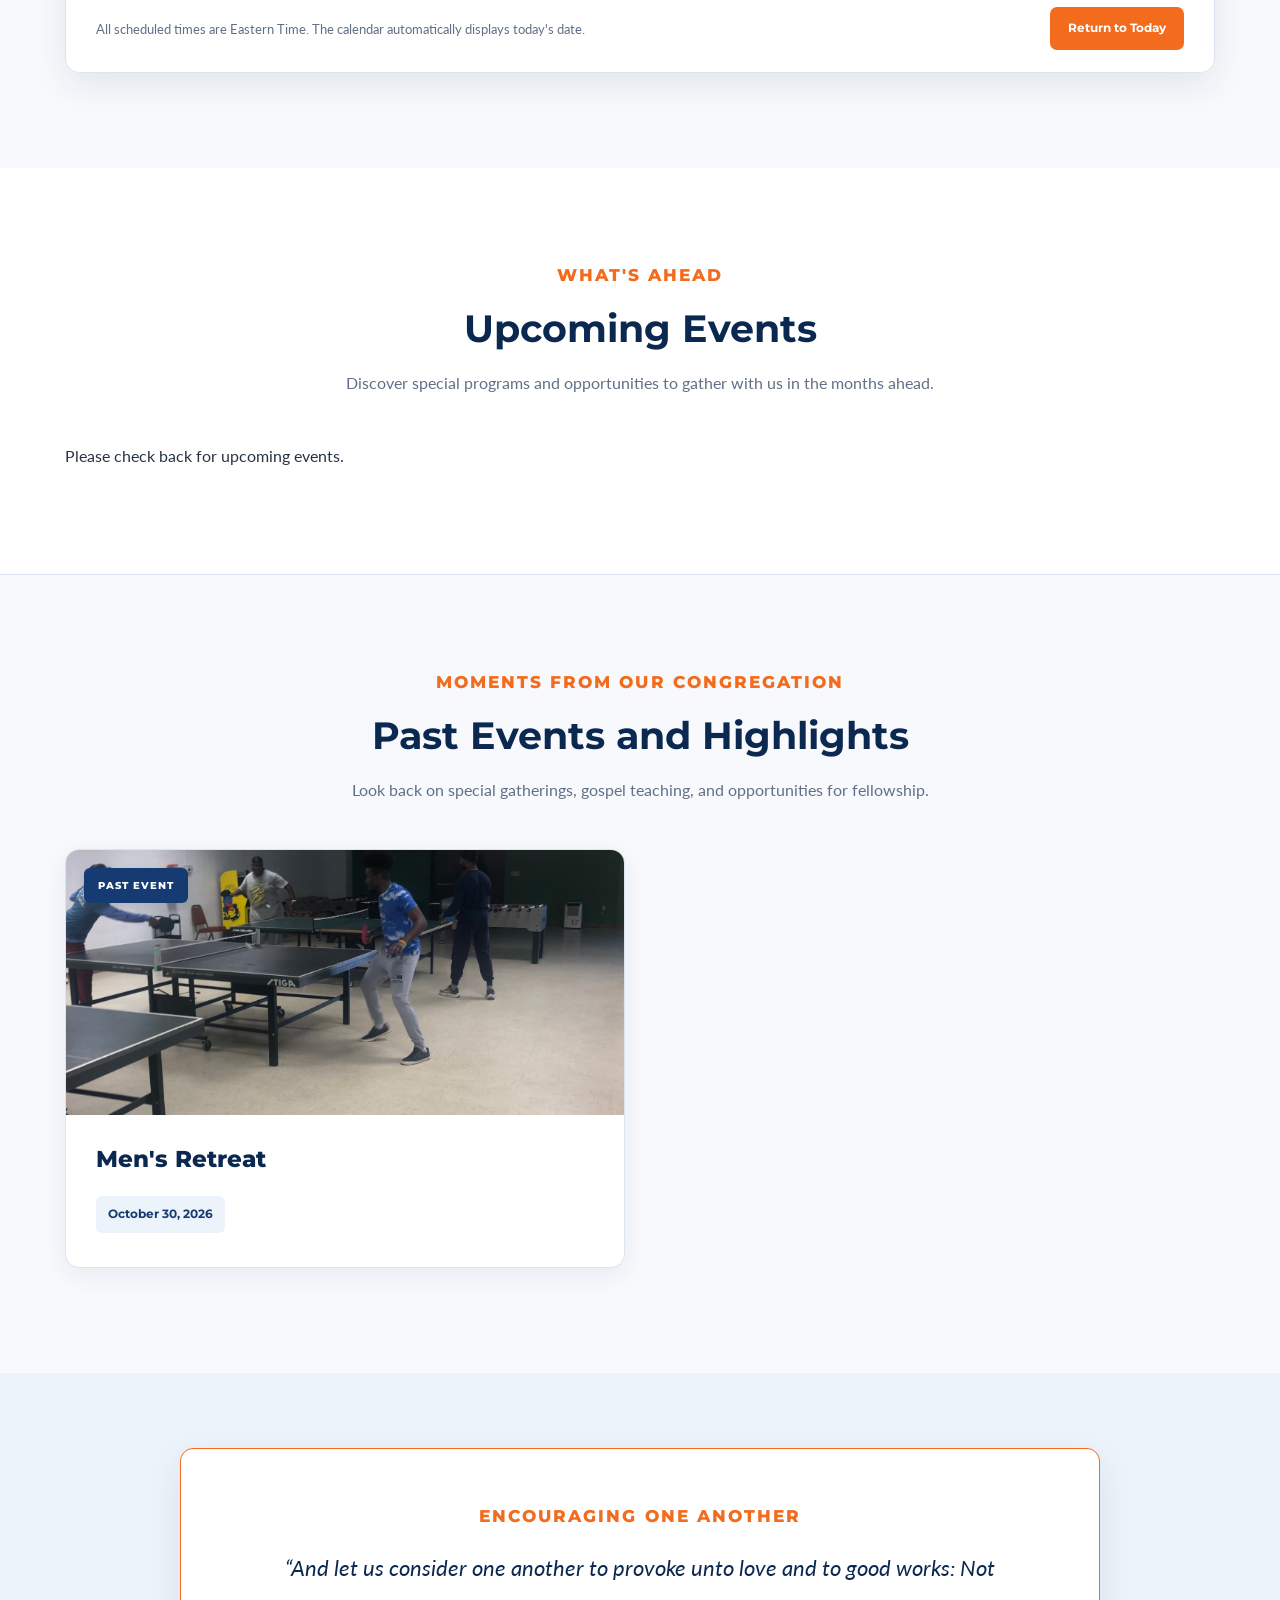
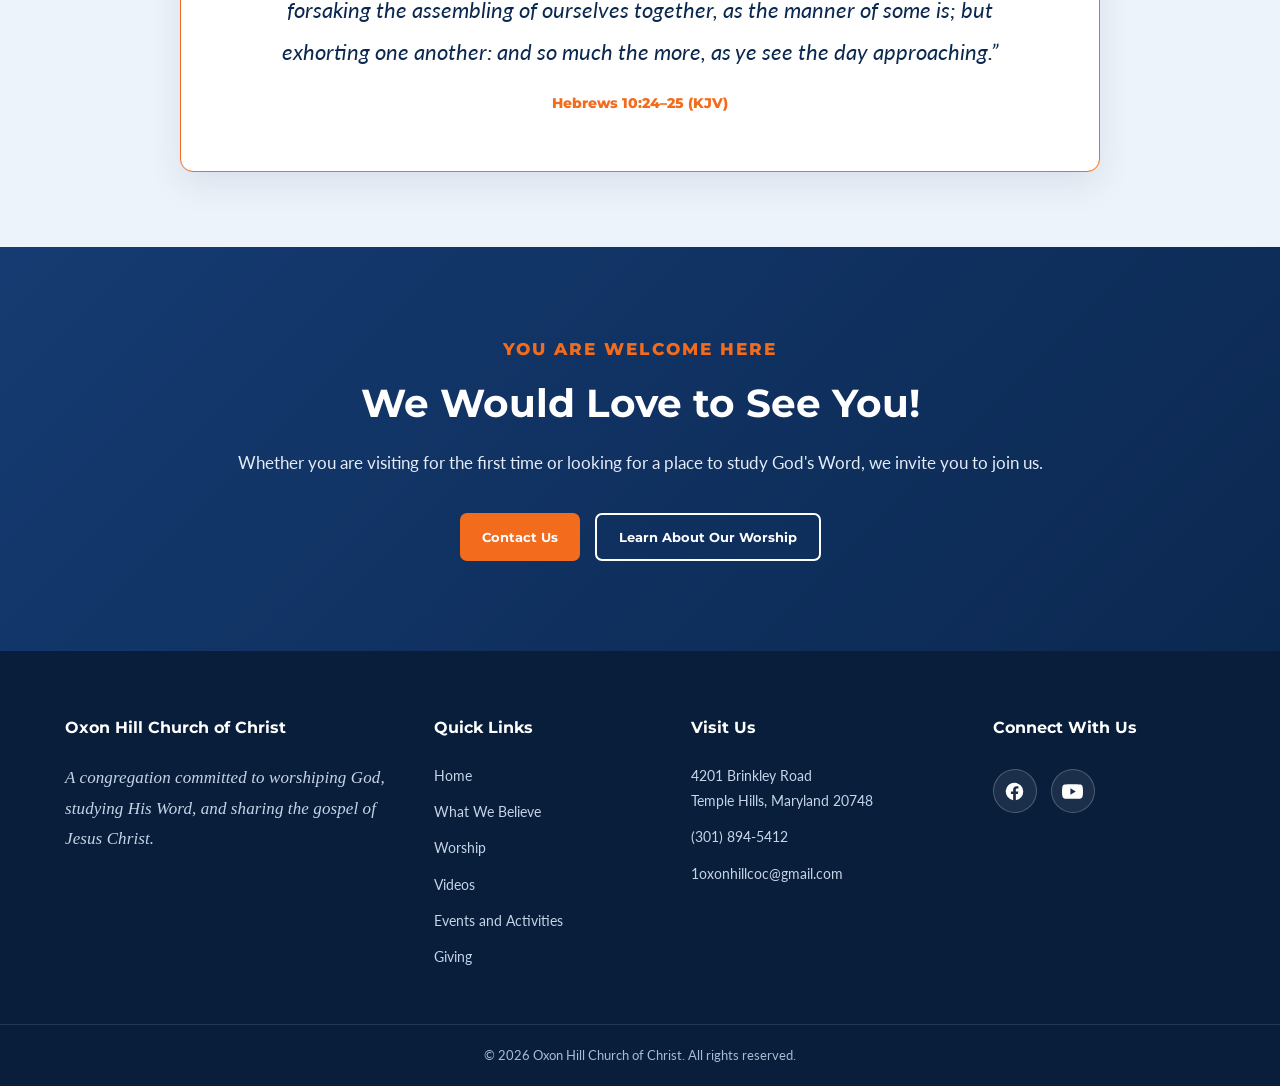
<file: events.html>
<!DOCTYPE html>
<html lang="en">

<head>
  <meta charset="UTF-8">
  <meta name="viewport" content="width=device-width, initial-scale=1.0">

  <meta name="description"
        content="Explore special programs, gospel meetings, fellowship gatherings, and upcoming events at Oxon Hill Church of Christ.">

  <title>Events and Activities | Oxon Hill Church of Christ</title>

  <link rel="preconnect" href="https://fonts.googleapis.com">
  <link rel="preconnect" href="https://fonts.gstatic.com" crossorigin>

  <link href="https://fonts.googleapis.com/css2?family=Lato:wght@400;700;900&family=Montserrat:wght@400;600;700;800&display=swap"
        rel="stylesheet">

  <!-- PAGE-SPECIFIC STYLES -->
<link rel="stylesheet" href="./events.css">
<link rel="stylesheet" href="./footer.css">

</head>

<body>

  <!-- HEADER -->
  <header class="site-header">
    <div class="header-container">

      <a class="site-logo"
         href="./Index2.html"
         aria-label="Oxon Hill Church of Christ home">

        <span class="logo-name">Oxon Hill</span>
        <span class="logo-subtitle">CHURCH OF CHRIST</span>

      </a>

      <button class="menu-toggle"
              type="button"
              aria-label="Toggle navigation"
              aria-controls="main-navigation"
              aria-expanded="false">

        <span></span>
        <span></span>
        <span></span>

      </button>

      <nav class="main-nav"
           id="main-navigation"
           aria-label="Main navigation">

        <a href="./Index2.html">Home</a>
        <a href="./beliefs.html">What We Believe</a>
        <a href="./worship.html">Worship</a>
        <a href="./videos.html">Videos</a>

        <a href="./events.html"
           class="active"
           aria-current="page">
          Events/Activities
        </a>

        <a href="./giving.html">Giving</a>

      </nav>

      <a href="./ContactPage.html"
         class="contact-button">
        Contact Us
      </a>

    </div>
  </header>

  <main>

    <!-- HERO -->
    <section class="page-hero">

      <div class="hero-slideshow"
           aria-hidden="true">

        <div class="hero-slide hero-slide-1"></div>
        <div class="hero-slide hero-slide-2"></div>
        <div class="hero-slide hero-slide-3"></div>

      </div>

      <div class="hero-container">

        <p class="eyebrow">
          FELLOWSHIP AND COMMUNITY
        </p>

        <h1>Events and Activities</h1>

        <div class="hero-accent"></div>

        <p class="hero-description">
          Stay connected with the Oxon Hill Church of Christ.
          Explore upcoming Bible studies, gospel meetings,
          congregational gatherings, and other activities.
          We look forward to seeing you!
        </p>

      </div>
    </section>

    <!-- CHURCH CALENDAR -->
    <section class="calendar-section">

      <div class="content-container">

        <div class="section-heading">

          <p class="eyebrow">STAY CONNECTED</p>

          <h2>Church Events Calendar</h2>

          <p>
            Explore our monthly calendar for holidays,
            upcoming programs, and special congregational activities.
          </p>

        </div>

        <div class="custom-calendar">

          <div class="custom-calendar-header">

            <button type="button"
                    class="calendar-nav-button"
                    id="previous-month"
                    aria-label="Previous month">

              <svg viewBox="0 0 24 24"
                   width="24"
                   height="24"
                   fill="none"
                   stroke="currentColor"
                   stroke-width="2.5"
                   stroke-linecap="round"
                   stroke-linejoin="round"
                   aria-hidden="true">

                <path d="m15 18-6-6 6-6"/>

              </svg>

            </button>

            <div class="calendar-month-heading">

              <p>MONTHLY SCHEDULE</p>

              <h3 id="calendar-month-title"></h3>

            </div>

            <button type="button"
                    class="calendar-nav-button"
                    id="next-month"
                    aria-label="Next month">

              <svg viewBox="0 0 24 24"
                   width="24"
                   height="24"
                   fill="none"
                   stroke="currentColor"
                   stroke-width="2.5"
                   stroke-linecap="round"
                   stroke-linejoin="round"
                   aria-hidden="true">

                <path d="m9 18 6-6-6-6"/>

              </svg>

            </button>

          </div>

          <div id="calendar-days"
               class="calendar-days"
               aria-live="polite"
               aria-label="Monthly events calendar"
               tabindex="0">
          </div>

          <div class="custom-calendar-footer">

            <p>
              All scheduled times are Eastern Time.
              The calendar automatically displays today's date.
            </p>

            <button type="button"
                    id="current-month-button"
                    class="calendar-today-button">

              Return to Today

            </button>

          </div>

        </div>

      </div>

    </section>

    <!-- UPCOMING EVENTS -->
    <section class="highlights-section upcoming-section"
             id="upcoming-events">

      <div class="content-container">

        <div class="section-heading">

          <p class="eyebrow">WHAT'S AHEAD</p>

          <h2>Upcoming Events</h2>

          <p>
            Discover special programs and opportunities
            to gather with us in the months ahead.
          </p>

        </div>

        <div class="highlights-grid upcoming-grid"
             id="upcoming-events-grid">
        </div>

      </div>

    </section>

    <!-- PAST EVENTS -->
    <section class="highlights-section past-section"
             id="past-events">

      <div class="content-container">

        <div class="section-heading">

          <p class="eyebrow">
            MOMENTS FROM OUR CONGREGATION
          </p>

          <h2>Past Events and Highlights</h2>

          <p>
            Look back on special gatherings, gospel teaching,
            and opportunities for fellowship.
          </p>

        </div>

        <div class="highlights-grid"
             id="past-events-grid">
        </div>

      </div>

    </section>

    <!-- SCRIPTURE -->
    <section class="scripture-section">

      <div class="content-container">

        <div class="scripture-box">

          <p class="eyebrow">
            ENCOURAGING ONE ANOTHER
          </p>

          <blockquote>
            “And let us consider one another to provoke
            unto love and to good works: Not forsaking
            the assembling of ourselves together, as
            the manner of some is; but exhorting one
            another: and so much the more, as ye see
            the day approaching.”
          </blockquote>

          <p class="scripture-reference">
            Hebrews 10:24–25 (KJV)
          </p>

        </div>

      </div>

    </section>

    <!-- INVITATION -->
    <section class="invitation-section">

      <div class="content-container invitation-content">

        <p class="eyebrow">
          YOU ARE WELCOME HERE
        </p>

        <h2>We Would Love to See You!</h2>

        <p class="invitation-description">
          Whether you are visiting for the first time
          or looking for a place to study God's Word,
          we invite you to join us.
        </p>

        <div class="invitation-actions">

          <a href="./ContactPage.html"
             class="primary-button">
            Contact Us
          </a>

          <a href="./worship.html"
             class="secondary-button">
            Learn About Our Worship
          </a>

        </div>

      </div>

    </section>

  </main>

  <!-- =====================================
       STANDARD WEBSITE FOOTER
       SHARED WITH ALL WEBSITE PAGES
  ===================================== -->

  <footer class="site-footer">

    <div class="footer-container">

      <!-- CHURCH DESCRIPTION -->
      <div class="footer-column footer-about">

        <h3>Oxon Hill Church of Christ</h3>

        <p>
          A congregation committed to worshiping God,
          studying His Word, and sharing the gospel
          of Jesus Christ.
        </p>

      </div>

      <!-- QUICK LINKS -->
      <div class="footer-column">

        <h3>Quick Links</h3>

        <a href="./Index2.html">Home</a>
        <a href="./beliefs.html">What We Believe</a>
        <a href="./worship.html">Worship</a>
        <a href="./videos.html">Videos</a>
        <a href="./events.html">Events and Activities</a>
        <a href="./giving.html">Giving</a>

      </div>

      <!-- VISIT US -->
      <div class="footer-column">

        <h3>Visit Us</h3>

        <p>
          4201 Brinkley Road<br>
          Temple Hills, Maryland 20748
        </p>

        <a href="tel:+13018945412">
          (301) 894-5412
        </a>

        <a href="mailto:1oxonhillcoc@gmail.com">
          1oxonhillcoc@gmail.com
        </a>

      </div>

      <!-- SOCIAL MEDIA -->
      <div class="footer-column">

        <h3>Connect With Us</h3>

        <div class="footer-social-links">

          <!-- FACEBOOK -->
          <a
            href="https://www.facebook.com/p/Oxon-Hill-Church-of-Christ-100064627841522/"
            class="footer-social-icon facebook-icon"
            target="_blank"
            rel="noopener noreferrer"
            aria-label="Visit Oxon Hill Church of Christ on Facebook"
            title="Facebook">

            <svg viewBox="0 0 24 24"
                 fill="currentColor"
                 xmlns="http://www.w3.org/2000/svg"
                 aria-hidden="true">

              <path d="M22 12a10 10 0 1 0-11.56 9.88v-6.99H7.9V12h2.54V9.8c0-2.51 1.49-3.89 3.77-3.89 1.09 0 2.23.2 2.23.2v2.46h-1.26c-1.24 0-1.63.77-1.63 1.56V12h2.78l-.44 2.89h-2.34v6.99A10 10 0 0 0 22 12Z"/>

            </svg>

          </a>

          <!-- YOUTUBE -->
          <a
            href="https://www.youtube.com/@oxonhill-r8r"
            class="footer-social-icon youtube-icon"
            target="_blank"
            rel="noopener noreferrer"
            aria-label="Visit Oxon Hill Church of Christ on YouTube"
            title="YouTube">

            <svg viewBox="0 0 24 24"
                 fill="currentColor"
                 xmlns="http://www.w3.org/2000/svg"
                 aria-hidden="true">

              <path d="M23.5 6.2a3 3 0 0 0-2.1-2.1C19.5 3.6 12 3.6 12 3.6s-7.5 0-9.4.5A3 3 0 0 0 .5 6.2 31 31 0 0 0 0 12a31 31 0 0 0 .5 5.8 3 3 0 0 0 2.1 2.1c1.9.5 9.4.5 9.4.5s7.5 0 9.4-.5a3 3 0 0 0 2.1-2.1A31 31 0 0 0 24 12a31 31 0 0 0-.5-5.8ZM9.6 15.6V8.4l6.2 3.6-6.2 3.6Z"/>

            </svg>

          </a>

        </div>

      </div>

    </div>

    <div class="footer-bottom">

      &copy; <span id="current-year"></span>
      Oxon Hill Church of Christ.
      All rights reserved.

    </div>

  </footer>

  <!-- =====================================
       CALENDAR JAVASCRIPT
  ===================================== -->

  <script>

    /* MOBILE NAVIGATION */

    const menuToggle =
      document.querySelector(".menu-toggle");

    const mainNav =
      document.getElementById("main-navigation");

    menuToggle.addEventListener("click", () => {

      const isOpen =
        mainNav.classList.toggle("open");

      menuToggle.setAttribute(
        "aria-expanded",
        String(isOpen)
      );

    });

    mainNav.querySelectorAll("a").forEach(link => {

      link.addEventListener("click", () => {

        mainNav.classList.remove("open");

        menuToggle.setAttribute(
          "aria-expanded",
          "false"
        );

      });

    });

    document.getElementById("current-year").textContent =
      new Date().getFullYear();


    /* LOAD EVENTS FROM JSON */

    let specialEvents = {};

    async function loadSpecialEvents() {

      try {

        const response = await fetch("./events.json", {
          cache: "no-store"
        });

        if (!response.ok) {
          throw new Error("Unable to load events");
        }

        const data = await response.json();

        specialEvents = {};

        for (const event of data.events || []) {

          if (!event.date || !event.title) {
            continue;
          }

          if (!specialEvents[event.date]) {
            specialEvents[event.date] = [];
          }

          specialEvents[event.date].push({
            title: event.title,
            time: event.time || "",
            description: event.description || ""
          });

        }

      } catch (error) {

        console.error(
          "Calendar events could not be loaded:",
          error
        );

      }

    }


    /* CALENDAR SETUP */

    const calendarDays =
      document.getElementById("calendar-days");

    const calendarMonthTitle =
      document.getElementById("calendar-month-title");

    const weekdayNames = [
      "Sunday",
      "Monday",
      "Tuesday",
      "Wednesday",
      "Thursday",
      "Friday",
      "Saturday"
    ];


    /* EASTERN TIME */

    function getEasternToday() {

      const parts = new Intl.DateTimeFormat("en-US", {
        timeZone: "America/New_York",
        year: "numeric",
        month: "numeric",
        day: "numeric"
      }).formatToParts(new Date());

      const value = type =>
        Number(
          parts.find(part => part.type === type).value
        );

      return {
        year: value("year"),
        month: value("month") - 1,
        day: value("day")
      };

    }

    const initialToday = getEasternToday();

    let displayedYear = initialToday.year;
    let displayedMonth = initialToday.month;


    /* ANNUAL HOLIDAYS */

    function getRecurringEvents(year, month, day) {

      const holidays = [];

      function addHoliday(title) {
        holidays.push({
          title: title,
          time: ""
        });
      }

      const fixedHolidays = {
        "01-01": "New Year's Day",
        "06-19": "Juneteenth",
        "07-04": "Independence Day",
        "11-11": "Veterans Day",
        "12-24": "Christmas Eve",
        "12-25": "Christmas Day",
        "12-31": "New Year's Eve"
      };

      const dateKey =
        String(month + 1).padStart(2, "0") + "-" +
        String(day).padStart(2, "0");

      if (fixedHolidays[dateKey]) {
        addHoliday(fixedHolidays[dateKey]);
      }


      /* FLOATING HOLIDAY HELPERS */

      function nthWeekday(
        targetMonth,
        weekday,
        occurrence
      ) {

        const firstDay =
          new Date(year, targetMonth, 1).getDay();

        return 1 +
          ((weekday - firstDay + 7) % 7) +
          (occurrence - 1) * 7;

      }

      function lastWeekday(targetMonth, weekday) {

        const lastDay =
          new Date(year, targetMonth + 1, 0);

        return lastDay.getDate() -
          ((lastDay.getDay() - weekday + 7) % 7);

      }


      /* FLOATING HOLIDAYS */

      if (
        month === 0 &&
        day === nthWeekday(0, 1, 3)
      ) {
        addHoliday("Martin Luther King Jr. Day");
      }

      if (
        month === 1 &&
        day === nthWeekday(1, 1, 3)
      ) {
        addHoliday("Presidents' Day");
      }

      if (
        month === 4 &&
        day === lastWeekday(4, 1)
      ) {
        addHoliday("Memorial Day");
      }

      if (
        month === 8 &&
        day === nthWeekday(8, 1, 1)
      ) {
        addHoliday("Labor Day");
      }

      if (
        month === 9 &&
        day === nthWeekday(9, 1, 2)
      ) {
        addHoliday("Columbus Day");
      }

      if (
        month === 10 &&
        day === nthWeekday(10, 4, 4)
      ) {
        addHoliday("Thanksgiving Day");
      }


      /* EASTER CALCULATION */

      function getEasterDate(year) {

        const a = year % 19;
        const b = Math.floor(year / 100);
        const c = year % 100;
        const d = Math.floor(b / 4);
        const e = b % 4;
        const f = Math.floor((b + 8) / 25);
        const g = Math.floor((b - f + 1) / 3);

        const h =
          (19 * a + b - d - g + 15) % 30;

        const i = Math.floor(c / 4);
        const k = c % 4;

        const l =
          (32 + 2 * e + 2 * i - h - k + 7) % 7;

        const m =
          Math.floor(
            (a + 11 * h + 22 * l) / 451
          );

        const easterMonth =
          Math.floor(
            (h + l - 7 * m + 114) / 31
          );

        const easterDay =
          ((h + l - 7 * m + 114) % 31) + 1;

        return new Date(
          year,
          easterMonth - 1,
          easterDay
        );

      }

      const easter = getEasterDate(year);

      if (
        month === easter.getMonth() &&
        day === easter.getDate()
      ) {
        addHoliday("Easter");
      }

      return holidays;

    }


    /* DATE KEY */

    function formatDateKey(year, month, day) {

      return (
        year + "-" +
        String(month + 1).padStart(2, "0") + "-" +
        String(day).padStart(2, "0")
      );

    }


    /* SCROLL CALENDAR TO TODAY */

    function scrollCalendarToToday() {

      const todayRow =
        calendarDays.querySelector(".is-today");

      if (!todayRow) {
        return;
      }

      const calendarHeight =
        calendarDays.clientHeight;

      const rowHeight =
        todayRow.offsetHeight;

      const rowPosition =
        todayRow.offsetTop -
        calendarDays.offsetTop;

      const targetScroll =
        rowPosition -
        (calendarHeight / 2) +
        (rowHeight / 2);

      const maximumScroll =
        calendarDays.scrollHeight -
        calendarHeight;

      const finalScroll =
        Math.max(
          0,
          Math.min(targetScroll, maximumScroll)
        );

      calendarDays.scrollTop = finalScroll;

    }


    /* RENDER CALENDAR */

    function renderCalendar(scrollToToday = false) {

      calendarDays.replaceChildren();

      calendarDays.scrollTop = 0;

      calendarMonthTitle.textContent =
        new Date(
          displayedYear,
          displayedMonth,
          1
        ).toLocaleString("en-US", {
          month: "long",
          year: "numeric"
        });

      const numberOfDays =
        new Date(
          displayedYear,
          displayedMonth + 1,
          0
        ).getDate();

      const today = getEasternToday();

      for (
        let day = 1;
        day <= numberOfDays;
        day++
      ) {

        const currentDate =
          new Date(
            displayedYear,
            displayedMonth,
            day
          );

        const weekday =
          weekdayNames[currentDate.getDay()];

        const dateKey = formatDateKey(
          displayedYear,
          displayedMonth,
          day
        );

        const allEvents = [
          ...getRecurringEvents(
            displayedYear,
            displayedMonth,
            day
          ),
          ...(specialEvents[dateKey] || [])
        ];

        const isToday =
          displayedYear === today.year &&
          displayedMonth === today.month &&
          day === today.day;


        /* DAY ROW */

        const dayRow =
          document.createElement("div");

        dayRow.className = "calendar-day";

        if (isToday) {

          dayRow.classList.add("is-today");

          dayRow.setAttribute(
            "aria-current",
            "date"
          );

        }


        /* DATE COLUMN */

        const dateColumn =
          document.createElement("div");

        dateColumn.className = "calendar-date";

        const dateNumber =
          document.createElement("span");

        dateNumber.className =
          "calendar-date-number";

        dateNumber.textContent = day;

        const weekdayLabel =
          document.createElement("span");

        weekdayLabel.className =
          "calendar-weekday";

        weekdayLabel.textContent = weekday;

        dateColumn.appendChild(dateNumber);
        dateColumn.appendChild(weekdayLabel);

        if (isToday) {

          const todayLabel =
            document.createElement("span");

          todayLabel.className =
            "calendar-today-label";

          todayLabel.textContent = "Today";

          dateColumn.appendChild(todayLabel);

        }


        /* EVENTS COLUMN */

        const eventsColumn =
          document.createElement("div");

        eventsColumn.className =
          "calendar-events";

        if (allEvents.length === 0) {

          const emptyLabel =
            document.createElement("span");

          emptyLabel.className =
            "calendar-no-event";

          emptyLabel.textContent = "—";

          eventsColumn.appendChild(emptyLabel);

        } else {

          allEvents.forEach(event => {

            const eventElement =
              document.createElement("div");

            eventElement.className =
              "calendar-event";

            const title =
              document.createElement("span");

            title.textContent = event.title;

            eventElement.appendChild(title);

            if (event.time) {

              const time =
                document.createElement("span");

              time.className =
                "calendar-event-time";

              time.textContent = event.time;

              eventElement.appendChild(time);

            }

            eventsColumn.appendChild(
              eventElement
            );

          });

        }

        dayRow.appendChild(dateColumn);
        dayRow.appendChild(eventsColumn);

        calendarDays.appendChild(dayRow);

      }

      if (scrollToToday) {

        requestAnimationFrame(() => {
          scrollCalendarToToday();
        });

      }

    }


    /* CALENDAR NAVIGATION */

    document.getElementById("previous-month")
      .addEventListener("click", () => {

        displayedMonth--;

        if (displayedMonth < 0) {
          displayedMonth = 11;
          displayedYear--;
        }

        renderCalendar(false);

      });

    document.getElementById("next-month")
      .addEventListener("click", () => {

        displayedMonth++;

        if (displayedMonth > 11) {
          displayedMonth = 0;
          displayedYear++;
        }

        renderCalendar(false);

      });


    /* RETURN TO TODAY */

    document.getElementById("current-month-button")
      .addEventListener("click", () => {

        const today = getEasternToday();

        displayedYear = today.year;
        displayedMonth = today.month;

        renderCalendar(true);

      });


    /* INITIALIZE CALENDAR */

    renderCalendar(true);

    loadSpecialEvents().then(() => {
      renderCalendar(true);
    });

  </script>

  <!-- FEATURED EVENTS -->
  <script src="./featured-events.js" defer></script>

</body>
</html>
</file>
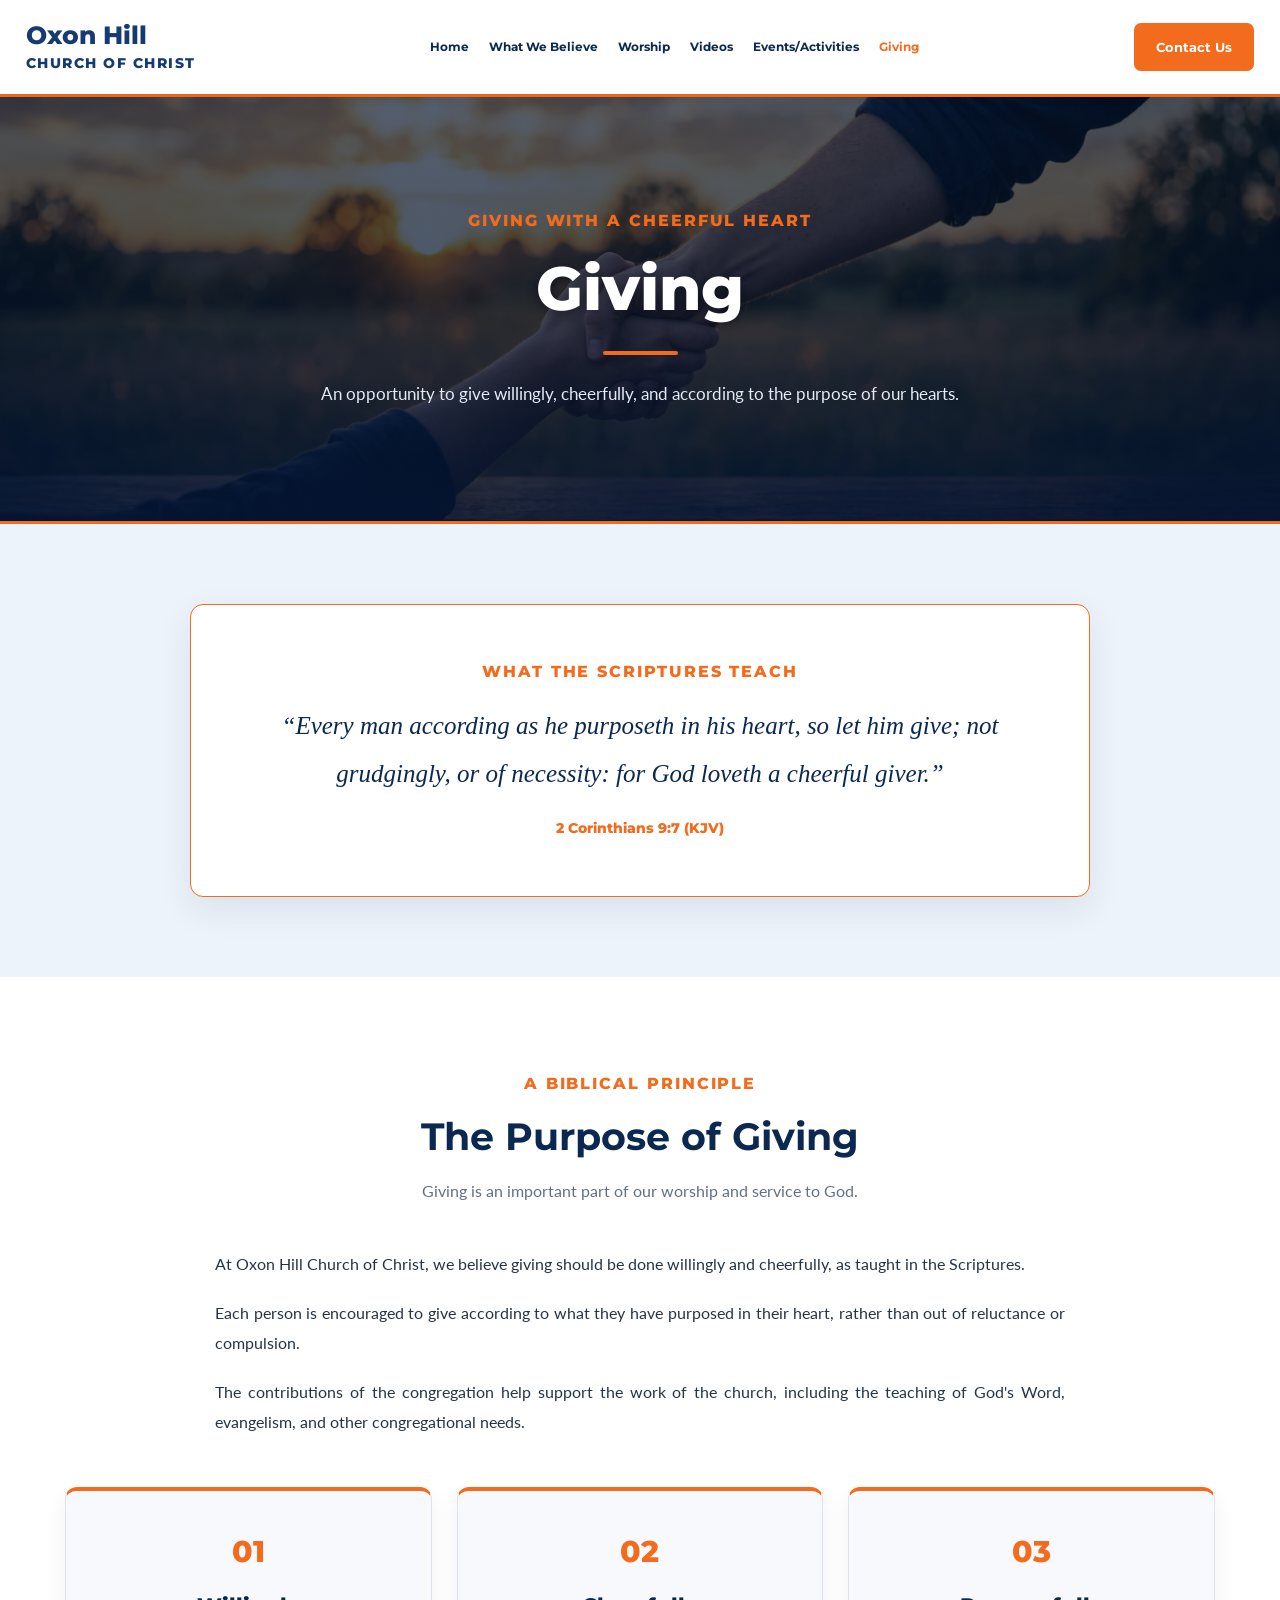
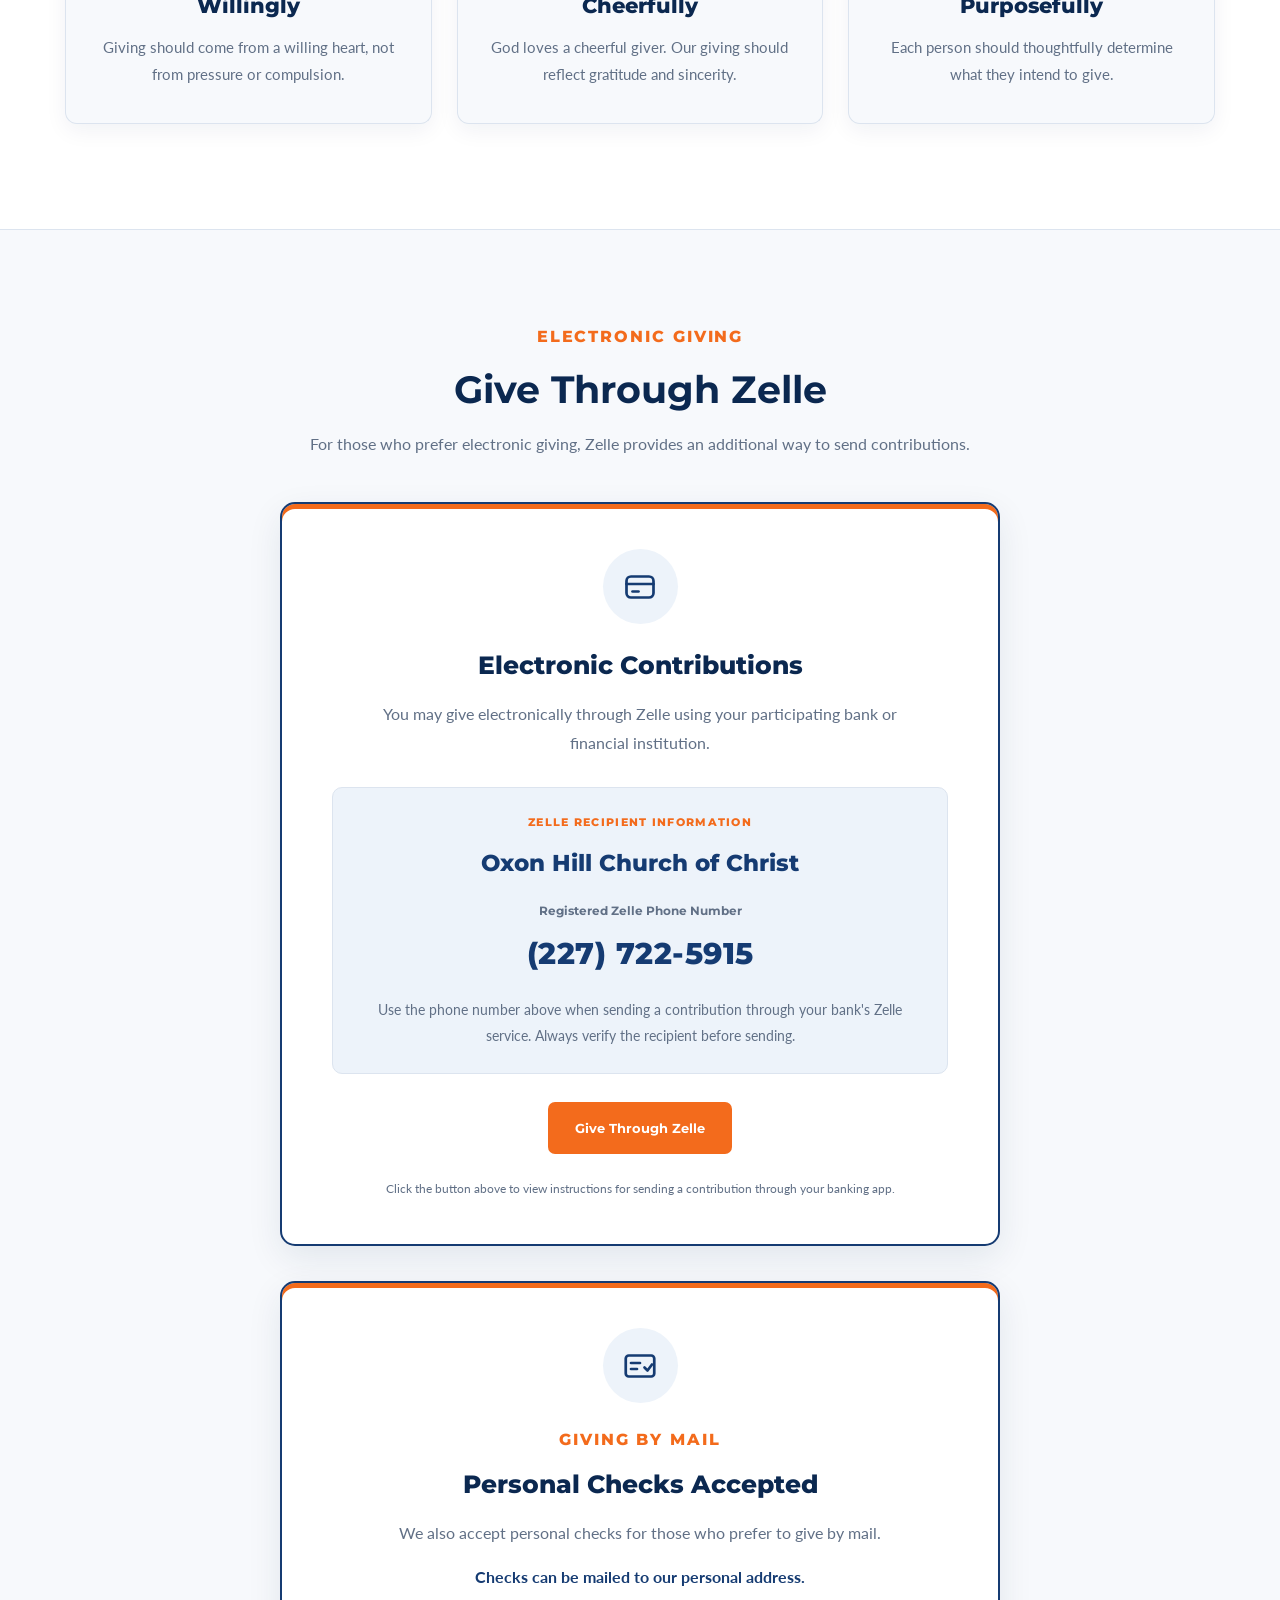
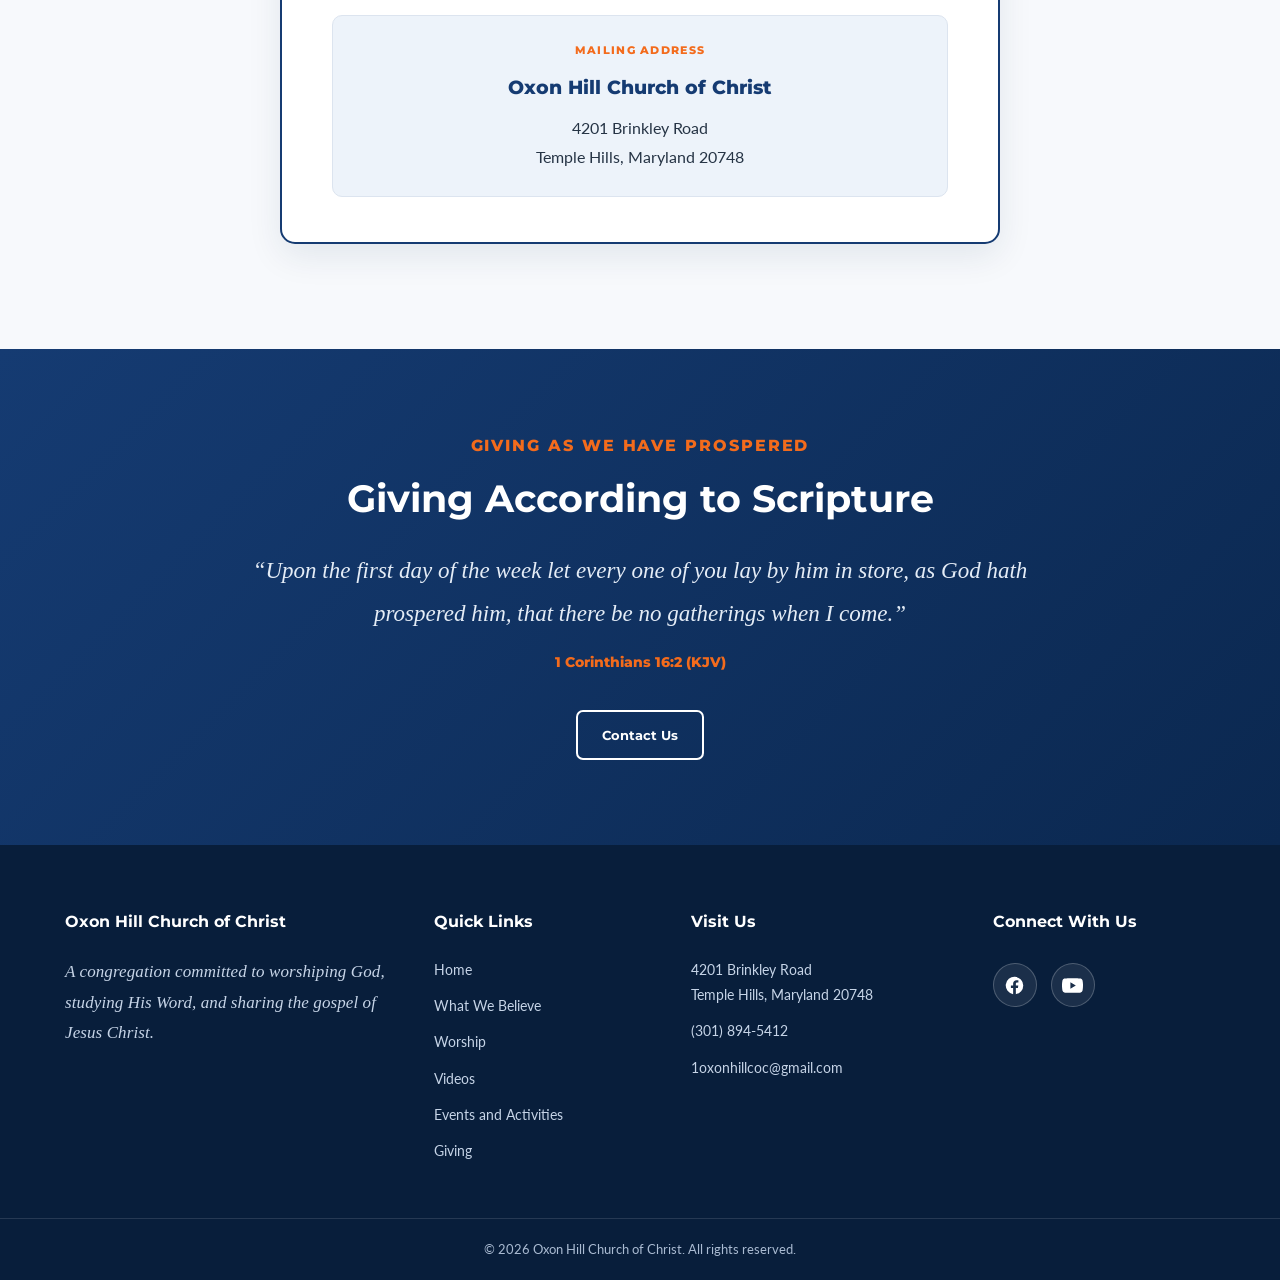
<file: giving.html>
<!DOCTYPE html>
<html lang="en">
<head>
  <meta charset="UTF-8">
  <meta name="viewport" content="width=device-width, initial-scale=1.0">
  <meta name="description" content="Learn about biblical giving at Oxon Hill Church of Christ and how to give through Zelle or personal checks.">
  <title>Giving | Oxon Hill Church of Christ</title>

  <link rel="preconnect" href="https://fonts.googleapis.com">
  <link rel="preconnect" href="https://fonts.gstatic.com" crossorigin>
  <link href="https://fonts.googleapis.com/css2?family=Lato:wght@400;700;900&family=Montserrat:wght@400;600;700;800&display=swap" rel="stylesheet">
  <link rel="stylesheet" href="./giving.css">
  <link rel="stylesheet" href="./footer.css">
</head>

<body>

  <!-- STATIONARY OVAL SPOTLIGHT -->
  <div class="giving-spotlight-overlay" aria-hidden="true"></div>

  <!-- HEADER -->
  <header class="site-header">
    <div class="header-container">

      <a class="site-logo" href="./Index2.html" aria-label="Oxon Hill Church of Christ home">
        <span class="logo-name">Oxon Hill</span>
        <span class="logo-subtitle">CHURCH OF CHRIST</span>
      </a>

      <button class="menu-toggle" type="button"
              aria-label="Toggle navigation"
              aria-controls="main-navigation"
              aria-expanded="false">
        <span></span>
        <span></span>
        <span></span>
      </button>

      <nav class="main-nav" id="main-navigation" aria-label="Main navigation">
        <a href="./Index2.html">Home</a>
        <a href="./beliefs.html">What We Believe</a>
        <a href="./worship.html">Worship</a>
        <a href="./videos.html">Videos</a>
        <a href="./events.html">Events/Activities</a>
        <a href="./giving.html" class="active" aria-current="page">Giving</a>
      </nav>

      <a href="./ContactPage.html" class="contact-button">Contact Us</a>
    </div>
  </header>

  <main>

    <!-- HERO WITH GIVING1.JPEG BACKGROUND -->
    <section class="page-hero">
      <div class="hero-container">
        <p class="eyebrow">GIVING WITH A CHEERFUL HEART</p>
        <h1>Giving</h1>
        <div class="hero-accent"></div>
        <p class="hero-description">
          An opportunity to give willingly, cheerfully, and according
          to the purpose of our hearts.
        </p>
      </div>
    </section>

    <!-- SCRIPTURE -->
    <section class="scripture-section">
      <div class="content-container">
        <div class="scripture-box">
          <p class="eyebrow">WHAT THE SCRIPTURES TEACH</p>
          <blockquote>
            “Every man according as he purposeth in his heart,
            so let him give; not grudgingly, or of necessity:
            for God loveth a cheerful giver.”
          </blockquote>
          <p class="scripture-reference">2 Corinthians 9:7 (KJV)</p>
        </div>
      </div>
    </section>

    <!-- BIBLICAL PRINCIPLE -->
    <section class="giving-section" id="biblical-principle">
      <div class="content-container">

        <div class="section-heading">
          <p class="eyebrow">A BIBLICAL PRINCIPLE</p>
          <h2>The Purpose of Giving</h2>
          <p>Giving is an important part of our worship and service to God.</p>
        </div>

        <div class="giving-content">
          <p>
            At Oxon Hill Church of Christ, we believe giving should
            be done willingly and cheerfully, as taught in the Scriptures.
          </p>
          <p>
            Each person is encouraged to give according to what they
            have purposed in their heart, rather than out of reluctance
            or compulsion.
          </p>
          <p>
            The contributions of the congregation help support the
            work of the church, including the teaching of God's Word,
            evangelism, and other congregational needs.
          </p>
        </div>

        <!-- THREE GIVING CARDS -->
        <div class="giving-principles" id="giving-principles">

          <article class="principle-card" data-spotlight-card="1">
            <div class="principle-number">01</div>
            <h3>Willingly</h3>
            <p>
              Giving should come from a willing heart,
              not from pressure or compulsion.
            </p>
          </article>

          <article class="principle-card" data-spotlight-card="2">
            <div class="principle-number">02</div>
            <h3>Cheerfully</h3>
            <p>
              God loves a cheerful giver. Our giving should
              reflect gratitude and sincerity.
            </p>
          </article>

          <article class="principle-card" data-spotlight-card="3">
            <div class="principle-number">03</div>
            <h3>Purposefully</h3>
            <p>
              Each person should thoughtfully determine
              what they intend to give.
            </p>
          </article>

        </div>
      </div>
    </section>

    <!-- ELECTRONIC GIVING -->
    <section class="online-giving-section" id="online-giving">
      <div class="content-container">

        <div class="section-heading">
          <p class="eyebrow">ELECTRONIC GIVING</p>
          <h2>Give Through Zelle</h2>
          <p>
            For those who prefer electronic giving, Zelle provides
            an additional way to send contributions.
          </p>
        </div>

        <div class="zelle-card">

          <div class="zelle-icon" aria-hidden="true">
            <svg viewBox="0 0 24 24" fill="none"
                 stroke="currentColor" stroke-width="1.8"
                 stroke-linecap="round" stroke-linejoin="round">
              <rect x="3" y="5" width="18" height="14" rx="3"></rect>
              <path d="M3 10h18"></path>
              <path d="M7 15h4"></path>
            </svg>
          </div>

          <h3>Electronic Contributions</h3>

          <p class="zelle-description">
            You may give electronically through Zelle using your
            participating bank or financial institution.
          </p>

          <div class="zelle-details">
            <p class="zelle-label">ZELLE RECIPIENT INFORMATION</p>
            <p class="zelle-recipient">Oxon Hill Church of Christ</p>
            <p class="zelle-phone-label">Registered Zelle Phone Number</p>
            <p class="zelle-phone">(227) 722-5915</p>
            <p class="zelle-instructions">
              Use the phone number above when sending a contribution
              through your bank's Zelle service. Always verify the
              recipient before sending.
            </p>
          </div>

          <button type="button"
                  class="zelle-button"
                  id="open-zelle-modal"
                  aria-haspopup="dialog"
                  aria-controls="zelle-modal">
            Give Through Zelle
          </button>

          <p class="zelle-notice">
            Click the button above to view instructions for
            sending a contribution through your banking app.
          </p>
        </div>

        <!-- PERSONAL CHECKS -->
        <div class="check-card">

          <div class="check-icon" aria-hidden="true">
            <svg viewBox="0 0 24 24" fill="none"
                 stroke="currentColor" stroke-width="1.8"
                 stroke-linecap="round" stroke-linejoin="round">
              <rect x="2.5" y="5" width="19" height="14" rx="2"></rect>
              <path d="M6 10h6"></path>
              <path d="M6 14h4"></path>
              <path d="m15 13 2 2 3-4"></path>
            </svg>
          </div>

          <p class="eyebrow">GIVING BY MAIL</p>
          <h3>Personal Checks Accepted</h3>

          <p class="check-description">
            We also accept personal checks for those who
            prefer to give by mail.
          </p>

          <p class="check-mailing-note">
            Checks can be mailed to our personal address.
          </p>

          <div class="check-address">
            <p class="check-address-label">MAILING ADDRESS</p>
            <p class="check-recipient">Oxon Hill Church of Christ</p>

            <!-- PLACEHOLDER: CONFIRM MAILING ADDRESS -->
            <address>
              4201 Brinkley Road<br>
              Temple Hills, Maryland 20748
            </address>
          </div>

        </div>
      </div>
    </section>

    <!-- CLOSING SCRIPTURE -->
    <section class="closing-section">
      <div class="content-container">
        <p class="eyebrow">GIVING AS WE HAVE PROSPERED</p>
        <h2>Giving According to Scripture</h2>

        <p class="closing-verse">
          “Upon the first day of the week let every one of you
          lay by him in store, as God hath prospered him,
          that there be no gatherings when I come.”
        </p>

        <p class="closing-reference">1 Corinthians 16:2 (KJV)</p>

        <a href="./ContactPage.html" class="secondary-button">
          Contact Us
        </a>
      </div>
    </section>

  </main>

  <!-- =====================================
       STANDARD WEBSITE FOOTER
       MATCHES EVENTS AND ACTIVITIES
  ===================================== -->
  <footer class="site-footer">

    <div class="footer-container">

      <div class="footer-column footer-about">
        <h3>Oxon Hill Church of Christ</h3>
        <p>
          A congregation committed to worshiping God,
          studying His Word, and sharing the gospel
          of Jesus Christ.
        </p>
      </div>

      <div class="footer-column">
        <h3>Quick Links</h3>
        <a href="./Index2.html">Home</a>
        <a href="./beliefs.html">What We Believe</a>
        <a href="./worship.html">Worship</a>
        <a href="./videos.html">Videos</a>
        <a href="./events.html">Events and Activities</a>
        <a href="./giving.html">Giving</a>
      </div>

      <div class="footer-column">
        <h3>Visit Us</h3>
        <p>
          4201 Brinkley Road<br>
          Temple Hills, Maryland 20748
        </p>
        <a href="tel:+13018945412">(301) 894-5412</a>
        <a href="mailto:1oxonhillcoc@gmail.com">
          1oxonhillcoc@gmail.com
        </a>
      </div>

      <div class="footer-column">
        <h3>Connect With Us</h3>

        <div class="footer-social-links">

          <!-- FACEBOOK -->
          <a
            href="https://www.facebook.com/p/Oxon-Hill-Church-of-Christ-100064627841522/"
            class="footer-social-icon facebook-icon"
            target="_blank"
            rel="noopener noreferrer"
            aria-label="Visit Oxon Hill Church of Christ on Facebook"
            title="Facebook">

            <svg viewBox="0 0 24 24"
                 fill="currentColor"
                 xmlns="http://www.w3.org/2000/svg"
                 aria-hidden="true">
              <path d="M22 12a10 10 0 1 0-11.56 9.88v-6.99H7.9V12h2.54V9.8c0-2.51 1.49-3.89 3.77-3.89 1.09 0 2.23.2 2.23.2v2.46h-1.26c-1.24 0-1.63.77-1.63 1.56V12h2.78l-.44 2.89h-2.34v6.99A10 10 0 0 0 22 12Z"/>
            </svg>
          </a>

          <!-- YOUTUBE -->
          <a
            href="https://www.youtube.com/channel/UCO5NVNcjxsgcHHzc_xCSlww"
            class="footer-social-icon youtube-icon"
            target="_blank"
            rel="noopener noreferrer"
            aria-label="Visit Oxon Hill Church of Christ on YouTube"
            title="YouTube">

            <svg viewBox="0 0 24 24"
                 fill="currentColor"
                 xmlns="http://www.w3.org/2000/svg"
                 aria-hidden="true">
              <path d="M23.5 6.2a3 3 0 0 0-2.1-2.1C19.5 3.6 12 3.6 12 3.6s-7.5 0-9.4.5A3 3 0 0 0 .5 6.2 31 31 0 0 0 0 12a31 31 0 0 0 .5 5.8 3 3 0 0 0 2.1 2.1c1.9.5 9.4.5 9.4.5s7.5 0 9.4-.5a3 3 0 0 0 2.1-2.1A31 31 0 0 0 24 12a31 31 0 0 0-.5-5.8ZM9.6 15.6V8.4l6.2 3.6-6.2 3.6Z"/>
            </svg>
          </a>

        </div>
      </div>

    </div>

    <div class="footer-bottom">
      &copy; <span id="current-year"></span>
      Oxon Hill Church of Christ.
      All rights reserved.
    </div>

  </footer>

  <!-- =====================================
       ZELLE POP-UP MODAL
  ===================================== -->
  <div class="zelle-modal-overlay"
       id="zelle-modal"
       role="dialog"
       aria-modal="true"
       aria-labelledby="zelle-modal-title"
       aria-describedby="zelle-modal-description"
       aria-hidden="true"
       hidden>

    <div class="zelle-modal-box">

      <button type="button"
              class="zelle-modal-close"
              id="close-zelle-modal"
              aria-label="Close Zelle instructions">
        &times;
      </button>

      <p class="eyebrow">ELECTRONIC GIVING</p>
      <h2 id="zelle-modal-title">Giving Through Zelle</h2>

      <p class="zelle-modal-description" id="zelle-modal-description">
        To make a contribution, open Zelle through your banking
        app and enter the following recipient information.
      </p>

      <div class="zelle-modal-recipient">

        <p class="zelle-modal-recipient-name">
          Oxon Hill Church of Christ
        </p>

        <p class="zelle-modal-phone">(227) 722-5915</p>

        <button type="button"
                class="zelle-copy-button"
                id="copy-zelle-phone">

          <svg viewBox="0 0 24 24"
               fill="none"
               stroke="currentColor"
               stroke-width="1.8"
               stroke-linecap="round"
               stroke-linejoin="round"
               aria-hidden="true">
            <rect x="8" y="8" width="12" height="12" rx="2"></rect>
            <path d="M16 8V6a2 2 0 0 0-2-2H6a2 2 0 0 0-2 2v8a2 2 0 0 0 2 2h2"></path>
          </svg>

          <span id="copy-button-text">Copy Phone Number</span>
        </button>

        <p class="copy-feedback" id="copy-feedback" aria-live="polite"></p>
      </div>

      <div class="zelle-modal-steps">
        <p><strong>1.</strong> Open your banking app and select Zelle.</p>
        <p><strong>2.</strong> Choose the option to send money.</p>
        <p><strong>3.</strong> Enter the phone number (227) 722-5915.</p>
        <p><strong>4.</strong> Verify that the recipient is Oxon Hill Church of Christ.</p>
        <p><strong>5.</strong> Enter your contribution amount and follow your bank's instructions.</p>
      </div>

      <p class="zelle-modal-warning">
        Please verify the recipient information before sending.
        Contributions should only be sent after confirming the
        correct recipient in your banking app.
      </p>

      <button type="button"
              class="zelle-modal-done"
              id="zelle-modal-done">
        Done
      </button>

    </div>
  </div>

  <!-- =====================================
       JAVASCRIPT
  ===================================== -->
  <script>

    /* COPYRIGHT YEAR */
    document.getElementById("current-year").textContent =
      new Date().getFullYear();

    /* MOBILE NAVIGATION */
    const menuToggle = document.querySelector(".menu-toggle");
    const mainNav = document.querySelector(".main-nav");

    if (menuToggle && mainNav) {
      menuToggle.addEventListener("click", () => {
        const isOpen = mainNav.classList.toggle("open");
        menuToggle.setAttribute("aria-expanded", String(isOpen));
      });

      mainNav.querySelectorAll("a").forEach(link => {
        link.addEventListener("click", () => {
          mainNav.classList.remove("open");
          menuToggle.setAttribute("aria-expanded", "false");
        });
      });
    }

    /* =====================================
       STATIONARY GIVING SPOTLIGHT
       SAME BEHAVIOR ON ALL DEVICES
    ===================================== */

    const givingSection =
      document.querySelector(".giving-section");

    const spotlightOverlay =
      document.querySelector(".giving-spotlight-overlay");

    function updateGivingSpotlight() {
      if (!givingSection || !spotlightOverlay) return;

      const rect = givingSection.getBoundingClientRect();
      const viewportMiddle = window.innerHeight / 2;

      const sectionActive =
        rect.top <= viewportMiddle &&
        rect.bottom >= viewportMiddle;

      spotlightOverlay.classList.toggle(
        "active",
        sectionActive
      );

      givingSection.classList.toggle(
        "spotlight-active",
        sectionActive
      );
    }

    window.addEventListener(
      "scroll",
      updateGivingSpotlight,
      { passive: true }
    );

    window.addEventListener(
      "resize",
      updateGivingSpotlight
    );

    updateGivingSpotlight();

    /* =====================================
       ZELLE POP-UP
    ===================================== */

    const zelleModal = document.getElementById("zelle-modal");
    const openZelleButton = document.getElementById("open-zelle-modal");
    const closeZelleButton = document.getElementById("close-zelle-modal");
    const zelleDoneButton = document.getElementById("zelle-modal-done");
    const copyZelleButton = document.getElementById("copy-zelle-phone");
    const copyButtonText = document.getElementById("copy-button-text");
    const copyFeedback = document.getElementById("copy-feedback");

    const zellePhoneNumber = "2277225915";

    let previousFocus = null;
    let zelleCloseTimer = null;

    function openZelleModal() {
      clearTimeout(zelleCloseTimer);
      previousFocus = document.activeElement;

      zelleModal.hidden = false;
      zelleModal.setAttribute("aria-hidden", "false");
      document.body.classList.add("modal-open");

      copyButtonText.textContent = "Copy Phone Number";
      copyFeedback.textContent = "";

      requestAnimationFrame(() => {
        zelleModal.classList.add("active");
        closeZelleButton.focus();
      });
    }

    function closeZelleModal() {
      zelleModal.classList.remove("active");
      document.body.classList.remove("modal-open");

      if (previousFocus && typeof previousFocus.focus === "function") {
        previousFocus.focus();
      }

      zelleCloseTimer = setTimeout(() => {
        if (!zelleModal.classList.contains("active")) {
          zelleModal.hidden = true;
          zelleModal.setAttribute("aria-hidden", "true");
        }
      }, 300);
    }

    openZelleButton.addEventListener("click", openZelleModal);
    closeZelleButton.addEventListener("click", closeZelleModal);
    zelleDoneButton.addEventListener("click", closeZelleModal);

    zelleModal.addEventListener("click", event => {
      if (event.target === zelleModal) closeZelleModal();
    });

    /* ESCAPE KEY AND FOCUS TRAP */
    document.addEventListener("keydown", event => {
      if (!zelleModal.classList.contains("active")) return;

      if (event.key === "Escape") {
        closeZelleModal();
        return;
      }

      if (event.key === "Tab") {
        const focusable = Array.from(
          zelleModal.querySelectorAll("button:not([disabled]), a[href]")
        );

        if (!focusable.length) return;

        const first = focusable[0];
        const last = focusable[focusable.length - 1];

        if (event.shiftKey && document.activeElement === first) {
          event.preventDefault();
          last.focus();
        } else if (!event.shiftKey && document.activeElement === last) {
          event.preventDefault();
          first.focus();
        }
      }
    });

    /* =====================================
       COPY ZELLE PHONE NUMBER
    ===================================== */

    copyZelleButton.addEventListener("click", async () => {
      try {
        if (navigator.clipboard && window.isSecureContext) {
          await navigator.clipboard.writeText(zellePhoneNumber);
        } else {
          const temporaryInput = document.createElement("textarea");
          temporaryInput.value = zellePhoneNumber;
          temporaryInput.style.position = "fixed";
          temporaryInput.style.opacity = "0";

          document.body.appendChild(temporaryInput);
          temporaryInput.select();

          const copied = document.execCommand("copy");
          document.body.removeChild(temporaryInput);

          if (!copied) throw new Error("Copy failed");
        }

        copyButtonText.textContent = "Copied!";
        copyFeedback.textContent = "Phone number copied successfully.";

      } catch (error) {
        copyButtonText.textContent = "Copy Phone Number";
        copyFeedback.textContent =
          "Unable to copy automatically. Please enter 2277225915 manually.";
      }
    });

  </script>

</body>
</html>
</file>
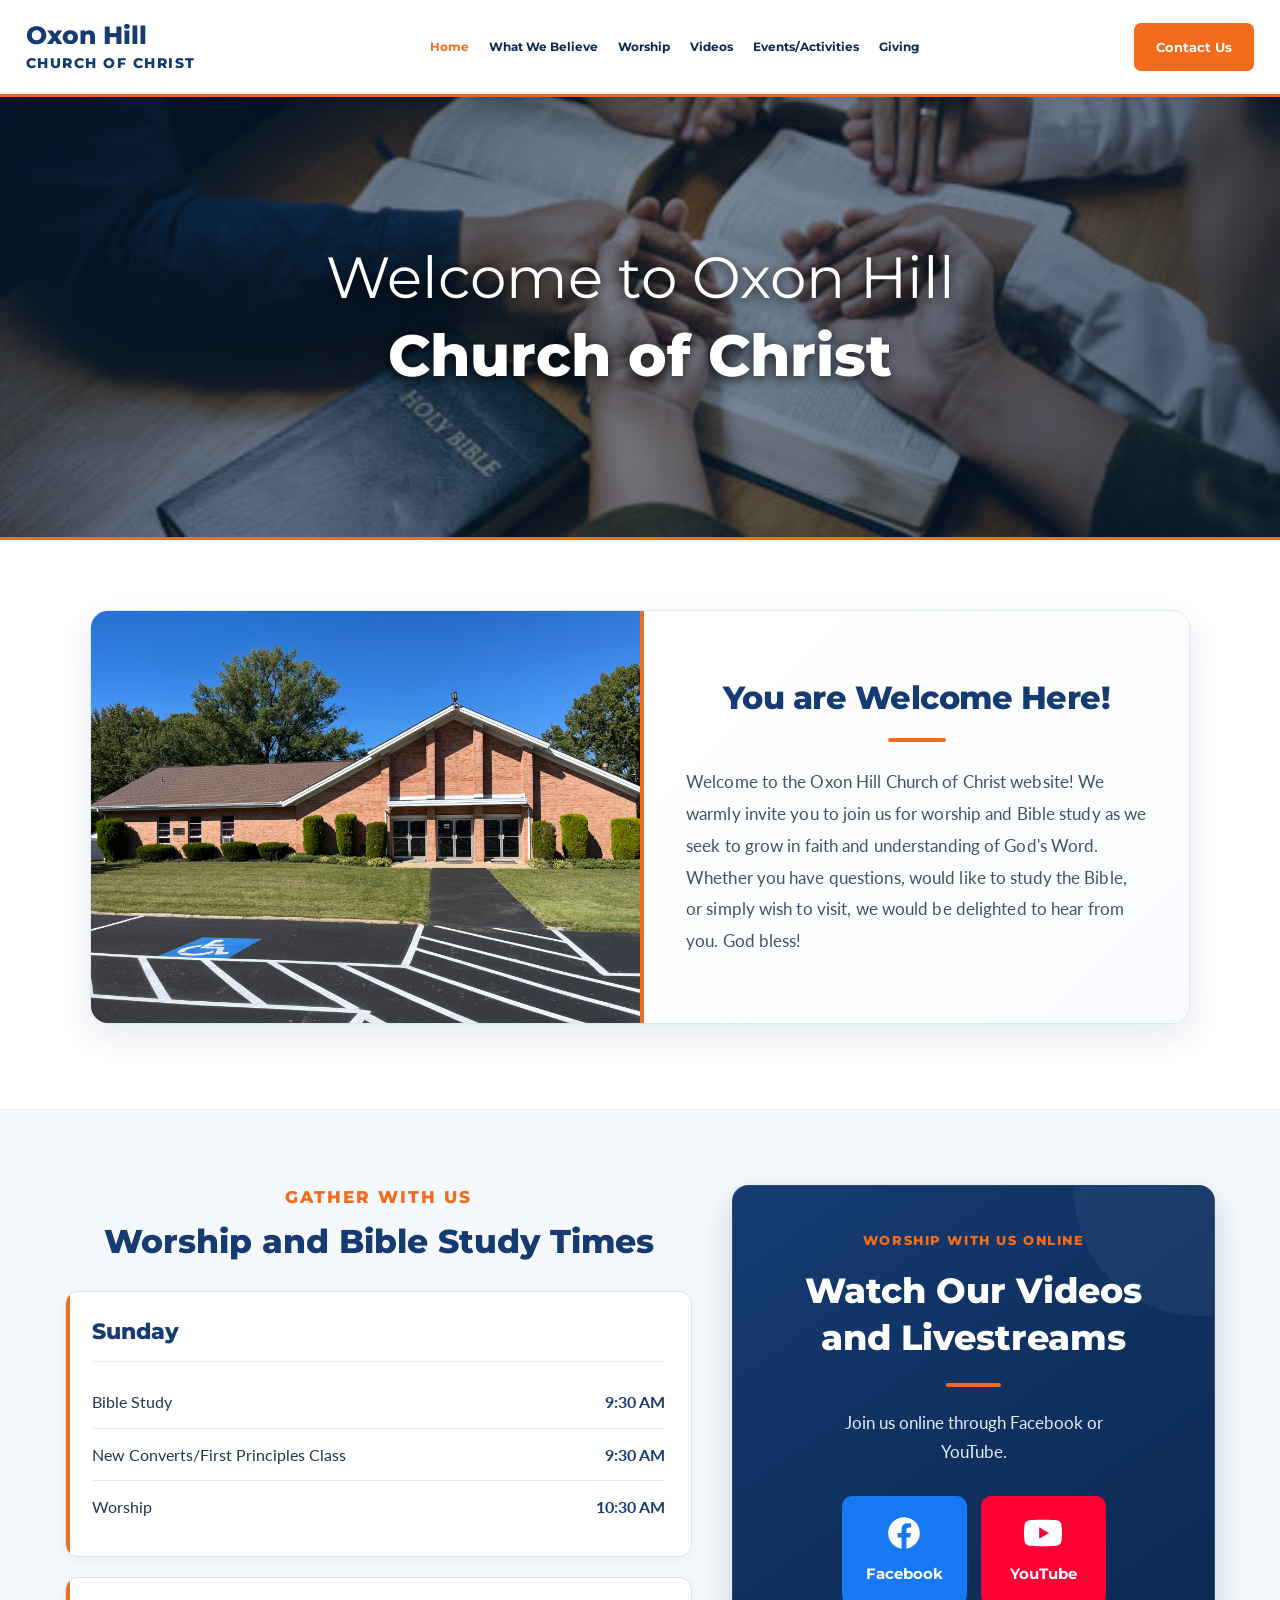
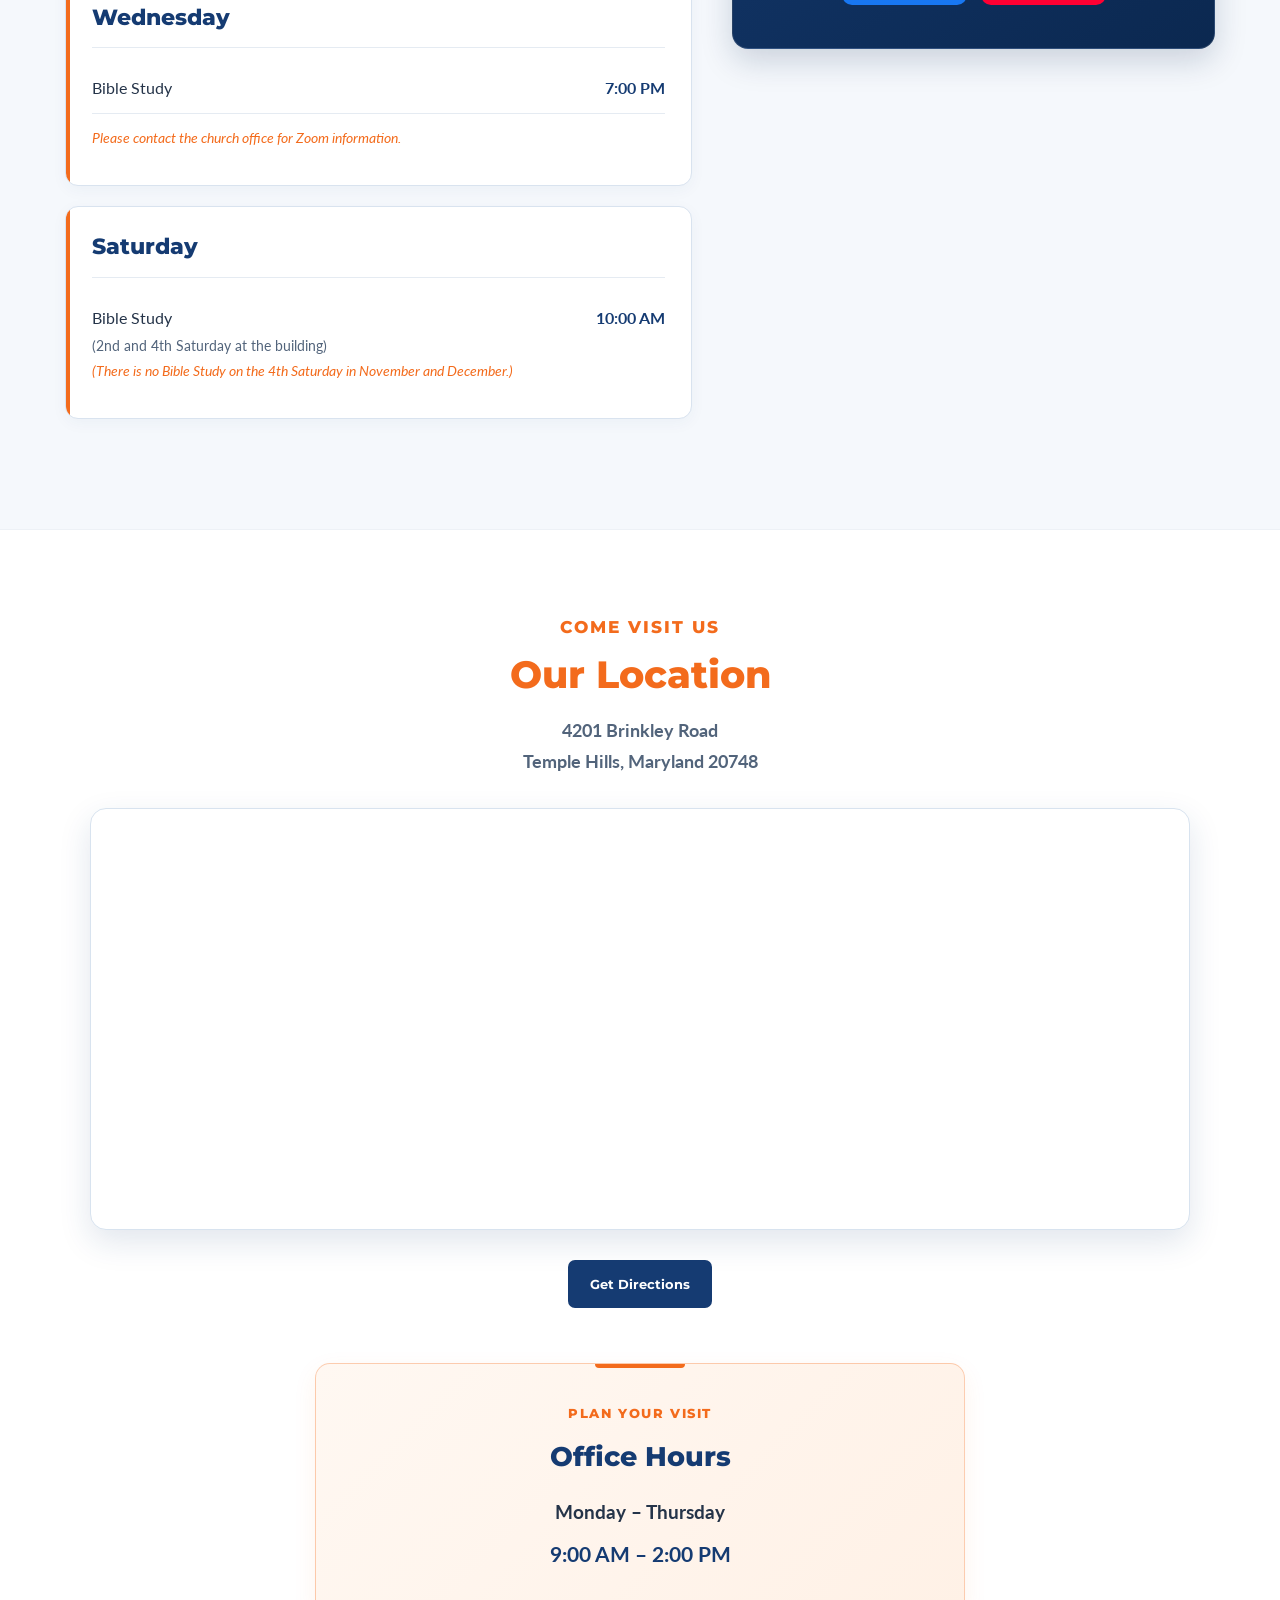
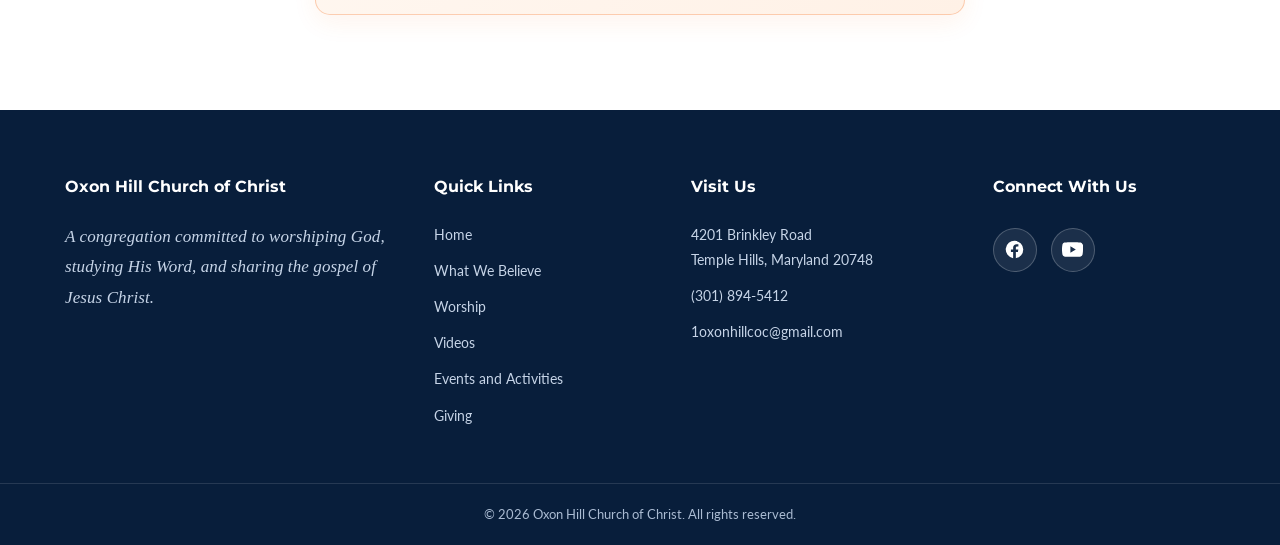
<file: Index2.html>
<!DOCTYPE html>
<html lang="en">

<head>
  <meta charset="UTF-8">
  <meta name="viewport"
        content="width=device-width, initial-scale=1.0">

  <meta name="description"
        content="Welcome to Oxon Hill Church of Christ. Join us for worship, Bible study, and fellowship.">

  <title>Oxon Hill Church of Christ | Home</title>

  <link rel="preconnect"
        href="https://fonts.googleapis.com">

  <link rel="preconnect"
        href="https://fonts.gstatic.com"
        crossorigin>

  <link href="https://fonts.googleapis.com/css2?family=Lato:wght@400;700&family=Montserrat:wght@400;500;600;700;800;900&display=swap"
        rel="stylesheet">

  
<link rel="stylesheet" href="./style2.css">
<link rel="stylesheet" href="./footer.css">

</head>

<body>

  <!-- ======================================
       HEADER
  ====================================== -->

  <header class="site-header">

    <div class="header-container">

      <a href="./Index2.html"
         class="site-logo"
         aria-label="Oxon Hill Church of Christ Home">

        <span class="logo-name">Oxon Hill</span>
        <span class="logo-subtitle">CHURCH OF CHRIST</span>

      </a>

      <button class="menu-toggle"
              type="button"
              aria-label="Toggle navigation"
              aria-controls="main-navigation"
              aria-expanded="false">

        <span></span>
        <span></span>
        <span></span>

      </button>

      <nav class="main-nav"
           id="main-navigation"
           aria-label="Main navigation">

        <a href="./Index2.html"
           class="nav-link active"
           aria-current="page">Home</a>

        <a href="./beliefs.html"
           class="nav-link">What We Believe</a>

        <a href="./worship.html"
           class="nav-link">Worship</a>

        <a href="./videos.html"
           class="nav-link">Videos</a>

        <a href="./events.html"
           class="nav-link">Events/Activities</a>

        <a href="./giving.html"
           class="nav-link">Giving</a>

      </nav>

      <a href="./ContactPage.html"
         class="contact-button">Contact Us</a>

    </div>

  </header>

  <main>

    <!-- ======================================
         HERO BANNER
    ====================================== -->

    <section class="hero-banner"
             aria-labelledby="hero-heading">

      <div class="hero-overlay">

        <h1 id="hero-heading">

          <span class="hero-welcome">
            Welcome to Oxon Hill
          </span>

          <strong class="hero-church-name">
            Church of Christ
          </strong>

        </h1>

      </div>

    </section>

    <!-- ======================================
         WELCOME SECTION
    ====================================== -->

    <section class="invitation-section"
             aria-labelledby="welcome-heading">

      <div class="invitation-card">

        <div class="church-image-container">

          <img src="./CHURCH.jpeg"
               alt="Oxon Hill Church of Christ building"
               class="church-image">

        </div>

        <div class="invitation-content">

          <h2 id="welcome-heading">
            You are Welcome Here!
          </h2>

          <div class="heading-accent"
               aria-hidden="true"></div>

          <p>
            Welcome to the Oxon Hill Church of Christ website!
            We warmly invite you to join us for worship and
            Bible study as we seek to grow in faith and
            understanding of God's Word. Whether you have
            questions, would like to study the Bible, or
            simply wish to visit, we would be delighted
            to hear from you. God bless!
          </p>

        </div>

      </div>

    </section>

    <!-- ======================================
         WORSHIP TIMES AND LIVESTREAMS
    ====================================== -->

    <section class="schedule-section"
             aria-label="Worship times and online services">

      <div class="schedule-layout">

        <!-- WORSHIP SCHEDULE -->

        <div class="schedule-column">

          <div class="schedule-heading-group">

            <span class="section-eyebrow">
              GATHER WITH US
            </span>

            <h2 class="section-heading">
              Worship and Bible Study Times
            </h2>

          </div>

          <!-- SUNDAY -->

          <article class="day-card">

            <h3>Sunday</h3>

            <div class="day-card-content">

              <p>
                <span>Bible Study</span>
                <strong>9:30 AM</strong>
              </p>

              <p>
                <span>
                  New Converts/First Principles Class
                </span>
                <strong>9:30 AM</strong>
              </p>

              <p>
                <span>Worship</span>
                <strong>10:30 AM</strong>
              </p>

            </div>

          </article>

          <!-- WEDNESDAY -->

          <article class="day-card">

            <h3>Wednesday</h3>

            <div class="day-card-content">

              <p>
                <span>Bible Study</span>
                <strong>7:00 PM</strong>
              </p>

              <p class="schedule-note">
                Please contact the church office
                for Zoom information.
              </p>

            </div>

          </article>

          <!-- SATURDAY -->

          <article class="day-card">

            <h3>Saturday</h3>

            <div class="day-card-content">

              <p>

                <span>
                  Bible Study

                  <small>
                    (2nd and 4th Saturday at the building)
                  </small>

                  <small class="schedule-exception">
                    (There is no Bible Study on the
                    4th Saturday in November and December.)
                  </small>

                </span>

                <strong>10:00 AM</strong>

              </p>

            </div>

          </article>

        </div>

        <!-- ======================================
             VIDEOS AND LIVESTREAMS
        ====================================== -->

        <aside class="livestream-column"
               aria-labelledby="livestream-heading">

          <div class="livestream-panel">

            <span class="livestream-eyebrow">
              WORSHIP WITH US ONLINE
            </span>

            <h2 id="livestream-heading">
              Watch Our Videos
              <span>and Livestreams</span>
            </h2>

            <div class="livestream-divider"
                 aria-hidden="true"></div>

            <p>
              Join us online through Facebook or YouTube.
            </p>

            <div class="social-links">

              <!-- FACEBOOK -->

              <a href="https://www.facebook.com/p/Oxon-Hill-Church-of-Christ-100064627841522/"
                 class="social-link facebook-link"
                 aria-label="Watch on Facebook"
                 title="Watch on Facebook"
                 target="_blank"
                 rel="noopener noreferrer">

                <svg viewBox="0 0 24 24"
                     aria-hidden="true"
                     focusable="false">

                  <path fill="currentColor"
                        d="M22 12a10 10 0 1 0-11.56 9.88v-6.99H7.9V12h2.54V9.8c0-2.51 1.49-3.89 3.78-3.89 1.1 0 2.25.2 2.25.2v2.47H15.2c-1.25 0-1.64.77-1.64 1.56V12h2.78l-.44 2.89h-2.34v6.99A10 10 0 0 0 22 12Z">
                  </path>

                </svg>

                <span>Facebook</span>

              </a>

              <!-- YOUTUBE -->

              <a href="https://www.youtube.com/channel/UCO5NVNcjxsgcHHzc_xCSlww"
                 class="social-link youtube-link"
                 aria-label="Watch on YouTube"
                 title="Watch on YouTube"
                 target="_blank"
                 rel="noopener noreferrer">

                <svg viewBox="0 0 24 24"
                     aria-hidden="true"
                     focusable="false">

                  <path fill="currentColor"
                        d="M23.5 6.2a3 3 0 0 0-2.1-2.1C19.5 3.6 12 3.6 12 3.6s-7.5 0-9.4.5A3 3 0 0 0 .5 6.2 31 31 0 0 0 0 12a31 31 0 0 0 .5 5.8 3 3 0 0 0 2.1 2.1c1.9.5 9.4.5 9.4.5s7.5 0 9.4-.5a3 3 0 0 0 2.1-2.1A31 31 0 0 0 24 12a31 31 0 0 0-.5-5.8ZM9.6 15.6V8.4l6.2 3.6-6.2 3.6Z">
                  </path>

                </svg>

                <span>YouTube</span>

              </a>

            </div>

          </div>

        </aside>

      </div>

    </section>

    <!-- ======================================
         LOCATION
    ====================================== -->

    <section class="location-section"
             aria-labelledby="location-heading">

      <div class="location-intro">

        <span class="section-eyebrow">
          COME VISIT US
        </span>

        <h2 id="location-heading"
            class="location-heading">
          Our Location
        </h2>

        <p class="location-address">
          4201 Brinkley Road<br>
          Temple Hills, Maryland 20748
        </p>

      </div>

      <div class="map-container">

        <iframe
          title="Google Map showing Oxon Hill Church of Christ at 4201 Brinkley Road, Temple Hills, Maryland"
          src="https://www.google.com/maps?q=4201+Brinkley+Road,+Temple+Hills,+MD+20748&amp;output=embed"
          width="100%"
          height="420"
          style="border:0;"
          loading="lazy"
          referrerpolicy="no-referrer-when-downgrade"
          allowfullscreen>
        </iframe>

      </div>

      <div class="directions-container">

        <a href="https://www.google.com/maps/dir/?api=1&amp;destination=4201+Brinkley+Road,+Temple+Hills,+MD+20748"
           class="directions-button"
           target="_blank"
           rel="noopener noreferrer">

          Get Directions

        </a>

      </div>

      <!-- OFFICE HOURS -->

      <div class="office-hours-box">

        <span class="office-eyebrow">
          PLAN YOUR VISIT
        </span>

        <h3>Office Hours</h3>

        <p class="office-days">
          Monday – Thursday
        </p>

        <p class="office-time">
          9:00 AM – 2:00 PM
        </p>

      </div>

    </section>

  </main>

  <!-- =====================================
       STANDARD WEBSITE FOOTER
       MATCHES BELIEFS PAGE
  ===================================== -->

  <footer class="site-footer">

    <div class="footer-container">

      <!-- CHURCH DESCRIPTION -->
      <div class="footer-column footer-about">

        <h3>Oxon Hill Church of Christ</h3>

        <p>
          A congregation committed to worshiping God,
          studying His Word, and sharing the gospel
          of Jesus Christ.
        </p>

      </div>

      <!-- QUICK LINKS -->
      <div class="footer-column">

        <h3>Quick Links</h3>

        <a href="./Index2.html">Home</a>
        <a href="./beliefs.html">What We Believe</a>
        <a href="./worship.html">Worship</a>
        <a href="./videos.html">Videos</a>
        <a href="./events.html">Events and Activities</a>
        <a href="./giving.html">Giving</a>

      </div>

      <!-- VISIT US -->
      <div class="footer-column">

        <h3>Visit Us</h3>

        <p>
          4201 Brinkley Road<br>
          Temple Hills, Maryland 20748
        </p>

        <a href="tel:+13018945412">
          (301) 894-5412
        </a>

        <a href="mailto:1oxonhillcoc@gmail.com">
          1oxonhillcoc@gmail.com
        </a>

      </div>

      <!-- SOCIAL MEDIA -->
      <div class="footer-column">

        <h3>Connect With Us</h3>

        <div class="footer-social-links">

          <!-- FACEBOOK ICON -->
          <a
            href="https://www.facebook.com/p/Oxon-Hill-Church-of-Christ-100064627841522/"
            class="footer-social-icon facebook-icon"
            target="_blank"
            rel="noopener noreferrer"
            aria-label="Visit Oxon Hill Church of Christ on Facebook"
            title="Facebook">

            <svg viewBox="0 0 24 24"
                 fill="currentColor"
                 xmlns="http://www.w3.org/2000/svg"
                 aria-hidden="true">

              <path d="M22 12a10 10 0 1 0-11.56 9.88v-6.99H7.9V12h2.54V9.8c0-2.51 1.49-3.89 3.77-3.89 1.09 0 2.23.2 2.23.2v2.46h-1.26c-1.24 0-1.63.77-1.63 1.56V12h2.78l-.44 2.89h-2.34v6.99A10 10 0 0 0 22 12Z"/>

            </svg>

          </a>

          <!-- YOUTUBE ICON -->
          <a
            href="https://www.youtube.com/channel/UCO5NVNcjxsgcHHzc_xCSlww"
            class="footer-social-icon youtube-icon"
            target="_blank"
            rel="noopener noreferrer"
            aria-label="Visit Oxon Hill Church of Christ on YouTube"
            title="YouTube">

            <svg viewBox="0 0 24 24"
                 fill="currentColor"
                 xmlns="http://www.w3.org/2000/svg"
                 aria-hidden="true">

              <path d="M23.5 6.2a3 3 0 0 0-2.1-2.1C19.5 3.6 12 3.6 12 3.6s-7.5 0-9.4.5A3 3 0 0 0 .5 6.2 31 31 0 0 0 0 12a31 31 0 0 0 .5 5.8 3 3 0 0 0 2.1 2.1c1.9.5 9.4.5 9.4.5s7.5 0 9.4-.5a3 3 0 0 0 2.1-2.1A31 31 0 0 0 24 12a31 31 0 0 0 .5-5.8ZM9.6 15.6V8.4l6.2 3.6-6.2 3.6Z"/>

            </svg>

          </a>

        </div>

      </div>

    </div>

    <div class="footer-bottom">

      &copy; <span id="current-year"></span>
      Oxon Hill Church of Christ.
      All rights reserved.

    </div>

  </footer>

  <!-- ======================================
       MOBILE NAVIGATION
  ====================================== -->

  <script>

    const menuToggle =
      document.querySelector(".menu-toggle");

    const mainNav =
      document.querySelector(".main-nav");

    menuToggle.addEventListener("click", function () {

      const isOpen =
        mainNav.classList.toggle("open");

      menuToggle.setAttribute(
        "aria-expanded",
        String(isOpen)
      );

    });

    mainNav.querySelectorAll("a").forEach(function (link) {

      link.addEventListener("click", function () {

        mainNav.classList.remove("open");

        menuToggle.setAttribute(
          "aria-expanded",
          "false"
        );

      });

    });

    // Automatically update the copyright year.
    document.getElementById("current-year").textContent =
      new Date().getFullYear();

  </script>

</body>
</html>
</file>
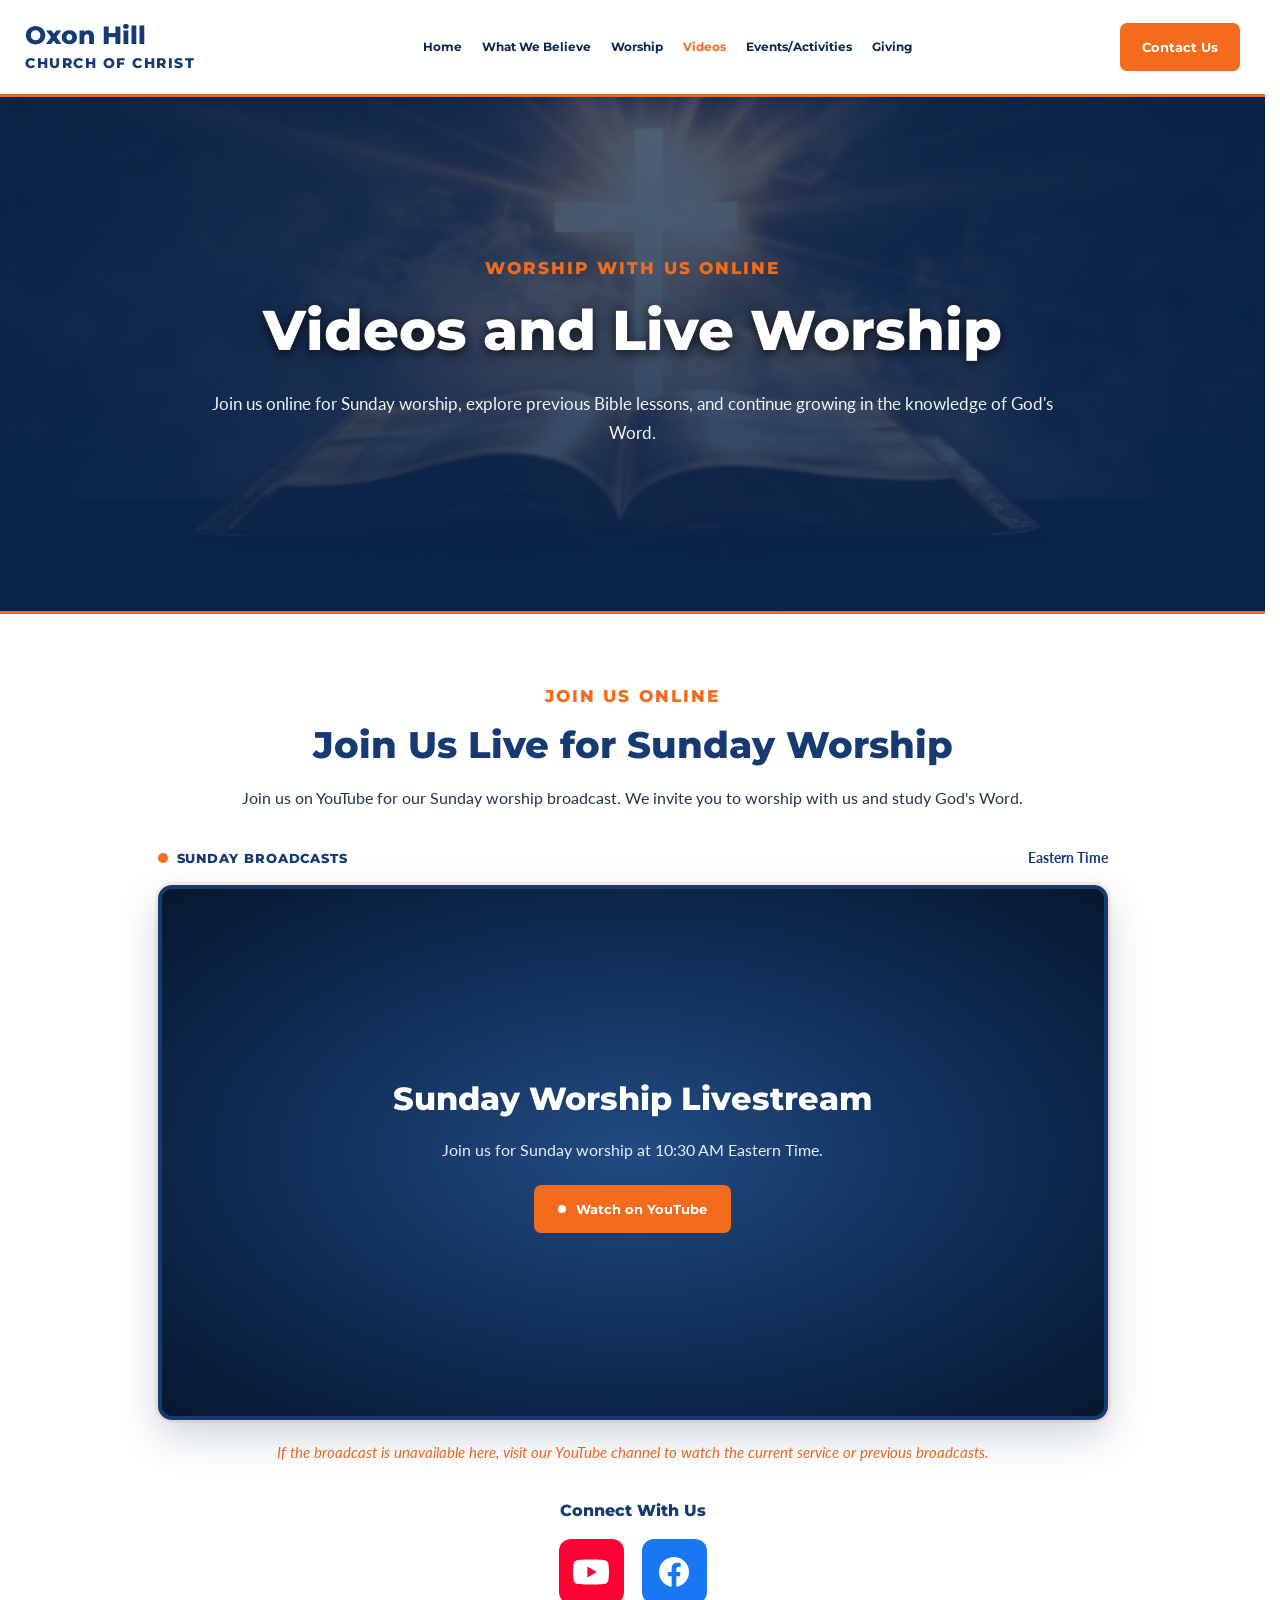
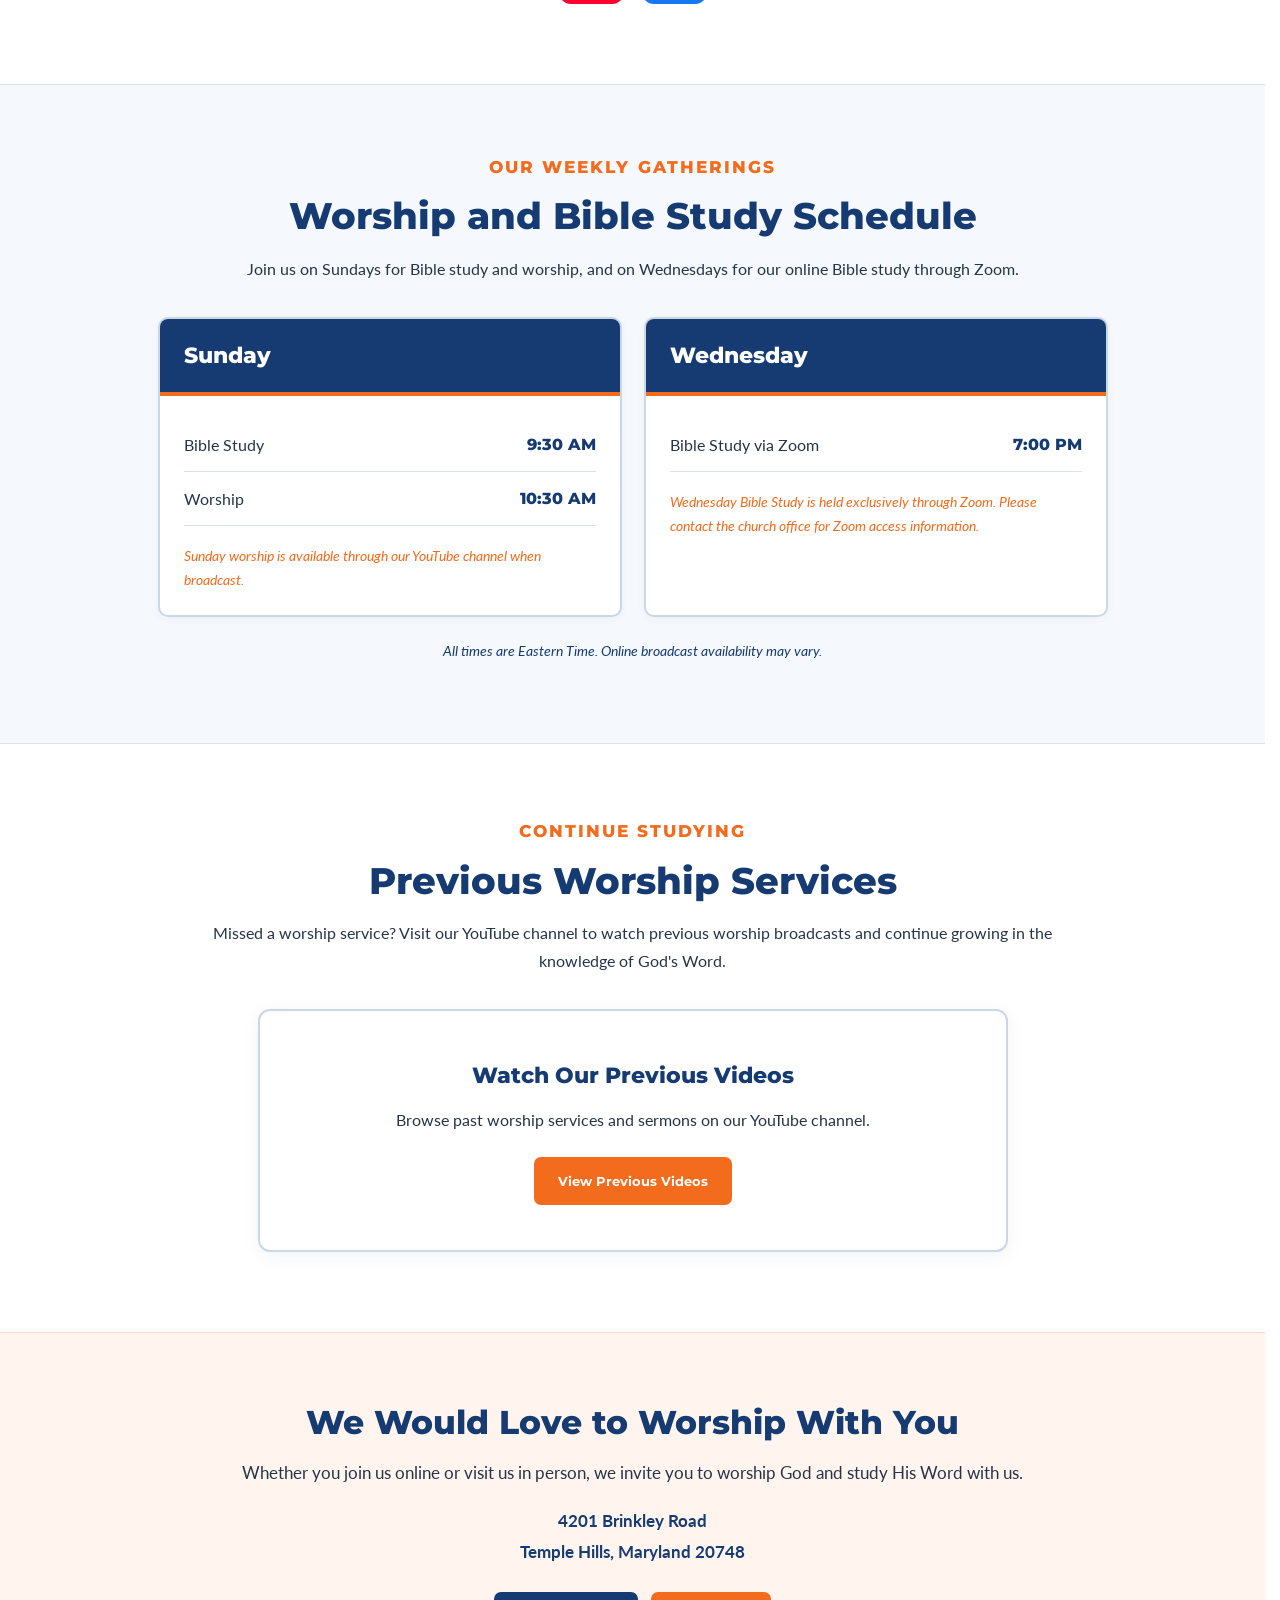
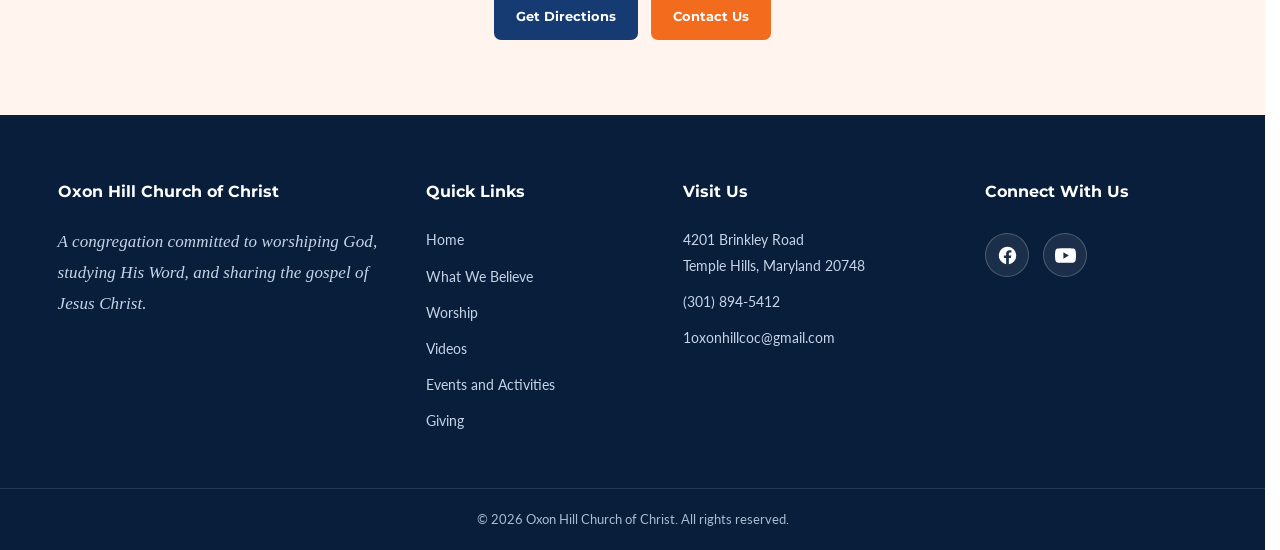
<file: videos.html>
<!DOCTYPE html>
<html lang="en">

<head>
  <meta charset="UTF-8">
  <meta name="viewport" content="width=device-width, initial-scale=1.0">

  <meta name="description"
        content="Join Oxon Hill Church of Christ for Sunday worship livestreams and Bible studies.">

  <title>Videos and Live Worship | Oxon Hill Church of Christ</title>

  <link rel="preconnect" href="https://fonts.googleapis.com">
  <link rel="preconnect" href="https://fonts.gstatic.com" crossorigin>

  <link
    href="https://fonts.googleapis.com/css2?family=Lato:wght@400;700&family=Montserrat:wght@400;500;600;700;800;900&display=swap"
    rel="stylesheet">

  <!-- PAGE STYLES -->
  <link rel="stylesheet" href="./videos.css">

  <!-- SHARED WEBSITE FOOTER -->
  <link rel="stylesheet" href="./footer.css">

</head>

<body>

  <!-- VIDEO SPOTLIGHT OVERLAY -->
  <div class="video-spotlight-overlay" aria-hidden="true"></div>

  <!-- HEADER -->
  <header class="site-header">
    <div class="header-container">

      <a href="./Index2.html"
         class="site-logo"
         aria-label="Oxon Hill Church of Christ Home">
        <span class="logo-name">Oxon Hill</span>
        <span class="logo-subtitle">CHURCH OF CHRIST</span>
      </a>

      <nav class="main-nav"
           id="main-navigation"
           aria-label="Main navigation">

        <a href="./Index2.html" class="nav-link">Home</a>

        <a href="./beliefs.html" class="nav-link">
          What We Believe
        </a>

        <a href="./worship.html" class="nav-link">
          Worship
        </a>

        <a href="./videos.html"
           class="nav-link active"
           aria-current="page">
          Videos
        </a>

        <a href="./events.html" class="nav-link">
          Events/Activities
        </a>

        <a href="./giving.html" class="nav-link">
          Giving
        </a>

      </nav>

      <button class="menu-toggle"
              type="button"
              aria-label="Toggle navigation"
              aria-controls="main-navigation"
              aria-expanded="false">
        <span></span>
        <span></span>
        <span></span>
      </button>

      <a href="./ContactPage.html" class="contact-button">
        Contact Us
      </a>

    </div>
  </header>

  <main>

    <!-- HERO BANNER -->
    <section class="page-hero" aria-labelledby="page-title">
      <div class="content-width">

        <p class="eyebrow">Worship With Us Online</p>

        <h1 id="page-title">
          Videos and Live Worship
        </h1>

        <p>
          Join us online for Sunday worship,
          explore previous Bible lessons,
          and continue growing in the knowledge
          of God's Word.
        </p>

      </div>
    </section>

    <!-- LIVE WORSHIP SECTION -->
    <section class="live-section content-width"
             aria-labelledby="live-title">

      <div class="section-intro">

        <p class="eyebrow">Join Us Online</p>

        <h2 id="live-title">
          Join Us Live for Sunday Worship
        </h2>

        <p>
          Join us on YouTube for our Sunday worship
          broadcast. We invite you to worship with
          us and study God's Word.
        </p>

      </div>

      <div class="broadcast-heading">

        <span class="broadcast-indicator">
          <span class="broadcast-dot" aria-hidden="true"></span>
          SUNDAY BROADCASTS
        </span>

        <span class="broadcast-timezone">
          Eastern Time
        </span>

      </div>

      <!-- VIDEO PLAYER -->
      <div class="video-spotlight-target"
           id="spotlight-target">

        <div class="video-container">

          <div class="video-placeholder"
               id="video-placeholder">

            <div class="video-placeholder-content">

              <h3>Sunday Worship Livestream</h3>

              <p>
                Join us for Sunday worship at
                10:30 AM Eastern Time.
              </p>

              <a
                href="https://www.youtube.com/@oxonhill-r8r/live"
                class="watch-live-button"
                target="_blank"
                rel="noopener noreferrer">

                <span class="live-dot" aria-hidden="true"></span>
                Watch on YouTube

              </a>

            </div>
          </div>

        </div>
      </div>

      <p class="stream-message"
         id="stream-message"
         aria-live="polite">

        If the broadcast is unavailable here,
        visit our YouTube channel to watch the
        current service or previous broadcasts.

      </p>

      <!-- SOCIAL MEDIA -->
      <div class="video-social-section">

        <p>Connect With Us</p>

        <div class="video-social-links">

          <a
            href="https://www.youtube.com/@oxonhill-r8r"
            class="video-social-icon youtube-icon"
            target="_blank"
            rel="noopener noreferrer"
            aria-label="Visit our YouTube channel">

            <svg viewBox="0 0 24 24" aria-hidden="true">
              <path fill="currentColor"
                    d="M23.5 6.2a3 3 0 0 0-2.1-2.1C19.5 3.6 12 3.6 12 3.6s-7.5 0-9.4.5A3 3 0 0 0 .5 6.2 31 31 0 0 0 .5 17.8a3 3 0 0 0 2.1 2.1c1.9.5 9.4.5 9.4.5s7.5 0 9.4-.5a3 3 0 0 0 2.1-2.1A31 31 0 0 0 24 12a31 31 0 0 0-.5-5.8ZM9.6 15.6V8.4l6.2 3.6-6.2 3.6Z"/>
            </svg>

          </a>

          <a
            href="https://www.facebook.com/p/Oxon-Hill-Church-of-Christ-100064627841522/"
            class="video-social-icon facebook-icon"
            target="_blank"
            rel="noopener noreferrer"
            aria-label="Visit our Facebook page">

            <svg viewBox="0 0 24 24" aria-hidden="true">
              <path fill="currentColor"
                    d="M22 12a10 10 0 1 0-11.56 9.88v-6.99H7.9V12h2.54V9.8c0-2.51 1.49-3.89 3.78-3.89 1.1 0 2.25.2 2.25.2v2.47H15.2c-1.25 0-1.64.77-1.64 1.56V12h2.78l-.44 2.89h-2.34v6.99A10 10 0 0 0 22 12Z"/>
            </svg>

          </a>

        </div>
      </div>
    </section>

    <!-- WORSHIP AND BIBLE STUDY SCHEDULE -->
    <section class="schedule-section"
             aria-labelledby="schedule-title">

      <div class="content-width">

        <div class="section-intro">

          <p class="eyebrow">Our Weekly Gatherings</p>

          <h2 id="schedule-title">
            Worship and Bible Study Schedule
          </h2>

          <p>
            Join us on Sundays for Bible study
            and worship, and on Wednesdays for
            our online Bible study through Zoom.
          </p>

        </div>

        <div class="schedule-grid">

          <!-- SUNDAY -->
          <article class="schedule-card">

            <div class="schedule-card-header">
              <span class="schedule-day">Sunday</span>
            </div>

            <div class="schedule-card-body">

              <div class="schedule-item">
                <span>Bible Study</span>
                <strong>9:30 AM</strong>
              </div>

              <div class="schedule-item">
                <span>Worship</span>
                <strong>10:30 AM</strong>
              </div>

              <p class="schedule-note">
                Sunday worship is available through
                our YouTube channel when broadcast.
              </p>

            </div>
          </article>

          <!-- WEDNESDAY -->
          <article class="schedule-card">

            <div class="schedule-card-header">
              <span class="schedule-day">Wednesday</span>
            </div>

            <div class="schedule-card-body">

              <div class="schedule-item">
                <span>Bible Study via Zoom</span>
                <strong>7:00 PM</strong>
              </div>

              <p class="schedule-note">
                Wednesday Bible Study is held
                exclusively through Zoom.
                Please contact the church office
                for Zoom access information.
              </p>

            </div>
          </article>

        </div>

        <p class="schedule-disclaimer">
          All times are Eastern Time.
          Online broadcast availability may vary.
        </p>

      </div>
    </section>

    <!-- PREVIOUS WORSHIP SERVICES -->
    <section class="previous-section content-width"
             aria-labelledby="previous-title">

      <div class="section-intro">

        <p class="eyebrow">Continue Studying</p>

        <h2 id="previous-title">
          Previous Worship Services
        </h2>

        <p>
          Missed a worship service? Visit our
          YouTube channel to watch previous worship
          broadcasts and continue growing in the
          knowledge of God's Word.
        </p>

      </div>

      <div class="previous-card">

        <h3>Watch Our Previous Videos</h3>

        <p>
          Browse past worship services and sermons
          on our YouTube channel.
        </p>

        <a
          href="https://www.youtube.com/@oxonhill-r8r/videos"
          class="previous-button"
          target="_blank"
          rel="noopener noreferrer">
          View Previous Videos
        </a>

      </div>
    </section>

    <!-- CLOSING INVITATION -->
    <section class="invitation-section">

      <div class="content-width invitation-inner">

        <h2>We Would Love to Worship With You</h2>

        <p>
          Whether you join us online or visit us
          in person, we invite you to worship God
          and study His Word with us.
        </p>

        <p class="invitation-address">
          4201 Brinkley Road<br>
          Temple Hills, Maryland 20748
        </p>

        <div class="invitation-actions">

          <a
            href="https://www.google.com/maps/dir/?api=1&amp;destination=4201+Brinkley+Road,+Temple+Hills,+Maryland+20748"
            class="directions-button"
            target="_blank"
            rel="noopener noreferrer">
            Get Directions
          </a>

          <a href="./ContactPage.html"
             class="contact-button bottom-contact-button">
            Contact Us
          </a>

        </div>
      </div>
    </section>

  </main>

  <!-- ======================================
       STANDARD WEBSITE FOOTER
       SHARED WITH ALL WEBSITE PAGES
  ====================================== -->

  <footer class="site-footer">

    <div class="footer-container">

      <!-- CHURCH DESCRIPTION -->
      <div class="footer-column footer-about">

        <h3>Oxon Hill Church of Christ</h3>

        <p>
          A congregation committed to worshiping God,
          studying His Word, and sharing the gospel
          of Jesus Christ.
        </p>

      </div>

      <!-- QUICK LINKS -->
      <div class="footer-column">

        <h3>Quick Links</h3>

        <a href="./Index2.html">Home</a>
        <a href="./beliefs.html">What We Believe</a>
        <a href="./worship.html">Worship</a>
        <a href="./videos.html">Videos</a>
        <a href="./events.html">Events and Activities</a>
        <a href="./giving.html">Giving</a>

      </div>

      <!-- VISIT US -->
      <div class="footer-column">

        <h3>Visit Us</h3>

        <p>
          4201 Brinkley Road<br>
          Temple Hills, Maryland 20748
        </p>

        <a href="tel:+13018945412">
          (301) 894-5412
        </a>

        <a href="mailto:1oxonhillcoc@gmail.com">
          1oxonhillcoc@gmail.com
        </a>

      </div>

      <!-- SOCIAL MEDIA -->
      <div class="footer-column">

        <h3>Connect With Us</h3>

        <div class="footer-social-links">

          <!-- FACEBOOK -->
          <a
            href="https://www.facebook.com/p/Oxon-Hill-Church-of-Christ-100064627841522/"
            class="footer-social-icon facebook-icon"
            target="_blank"
            rel="noopener noreferrer"
            aria-label="Visit Oxon Hill Church of Christ on Facebook"
            title="Facebook">

            <svg viewBox="0 0 24 24"
                 fill="currentColor"
                 xmlns="http://www.w3.org/2000/svg"
                 aria-hidden="true">

              <path d="M22 12a10 10 0 1 0-11.56 9.88v-6.99H7.9V12h2.54V9.8c0-2.51 1.49-3.89 3.77-3.89 1.09 0 2.23.2 2.23.2v2.46h-1.26c-1.24 0-1.63.77-1.63 1.56V12h2.78l-.44 2.89h-2.34v6.99A10 10 0 0 0 22 12Z"/>

            </svg>

          </a>

          <!-- YOUTUBE -->
          <a
            href="https://www.youtube.com/@oxonhill-r8r"
            class="footer-social-icon youtube-icon"
            target="_blank"
            rel="noopener noreferrer"
            aria-label="Visit Oxon Hill Church of Christ on YouTube"
            title="YouTube">

            <svg viewBox="0 0 24 24"
                 fill="currentColor"
                 xmlns="http://www.w3.org/2000/svg"
                 aria-hidden="true">

              <path d="M23.5 6.2a3 3 0 0 0-2.1-2.1C19.5 3.6 12 3.6 12 3.6s-7.5 0-9.4.5A3 3 0 0 0 .5 6.2 31 31 0 0 0 0 12a31 31 0 0 0 .5 5.8 3 3 0 0 0 2.1 2.1c1.9.5 9.4.5 9.4.5s7.5 0 9.4-.5a3 3 0 0 0 2.1-2.1A31 31 0 0 0 24 12a31 31 0 0 0-.5-5.8ZM9.6 15.6V8.4l6.2 3.6-6.2 3.6Z"/>

            </svg>

          </a>

        </div>

      </div>

    </div>

    <div class="footer-bottom">

      &copy; <span id="current-year"></span>
      Oxon Hill Church of Christ.
      All rights reserved.

    </div>

  </footer>

  <!-- JAVASCRIPT -->
  <script>

    // MOBILE NAVIGATION
    const menuToggle = document.querySelector(".menu-toggle");
    const mainNav = document.querySelector(".main-nav");

    menuToggle.addEventListener("click", () => {
      const isOpen = mainNav.classList.toggle("open");
      menuToggle.setAttribute("aria-expanded", String(isOpen));
    });

    mainNav.querySelectorAll("a").forEach(link => {
      link.addEventListener("click", () => {
        mainNav.classList.remove("open");
        menuToggle.setAttribute("aria-expanded", "false");
      });
    });

    // AUTOMATIC COPYRIGHT YEAR
    document.getElementById("current-year").textContent =
      new Date().getFullYear();

    // SPOTLIGHT EFFECT
    const spotlightTarget =
      document.getElementById("spotlight-target");

    const spotlightOverlay =
      document.querySelector(".video-spotlight-overlay");

    function updateVideoSpotlight() {
      const rect = spotlightTarget.getBoundingClientRect();
      const viewportMiddle = window.innerHeight / 2;

      const active =
        rect.top <= viewportMiddle &&
        rect.bottom >= viewportMiddle;

      spotlightOverlay.classList.toggle("active", active);
      spotlightTarget.classList.toggle("spotlight-active", active);

      if (active) {
        spotlightOverlay.style.setProperty(
          "--spotlight-x",
          (rect.left + rect.width / 2) + "px"
        );

        spotlightOverlay.style.setProperty(
          "--spotlight-y",
          (rect.top + rect.height / 2) + "px"
        );

        spotlightOverlay.style.setProperty(
          "--spotlight-width",
          Math.max(rect.width * 0.76, 180) + "px"
        );

        spotlightOverlay.style.setProperty(
          "--spotlight-height",
          Math.max(rect.height * 0.85, 110) + "px"
        );
      }
    }

    window.addEventListener(
      "scroll",
      updateVideoSpotlight,
      { passive: true }
    );

    window.addEventListener("resize", updateVideoSpotlight);
    updateVideoSpotlight();

  </script>

</body>
</html>
</file>
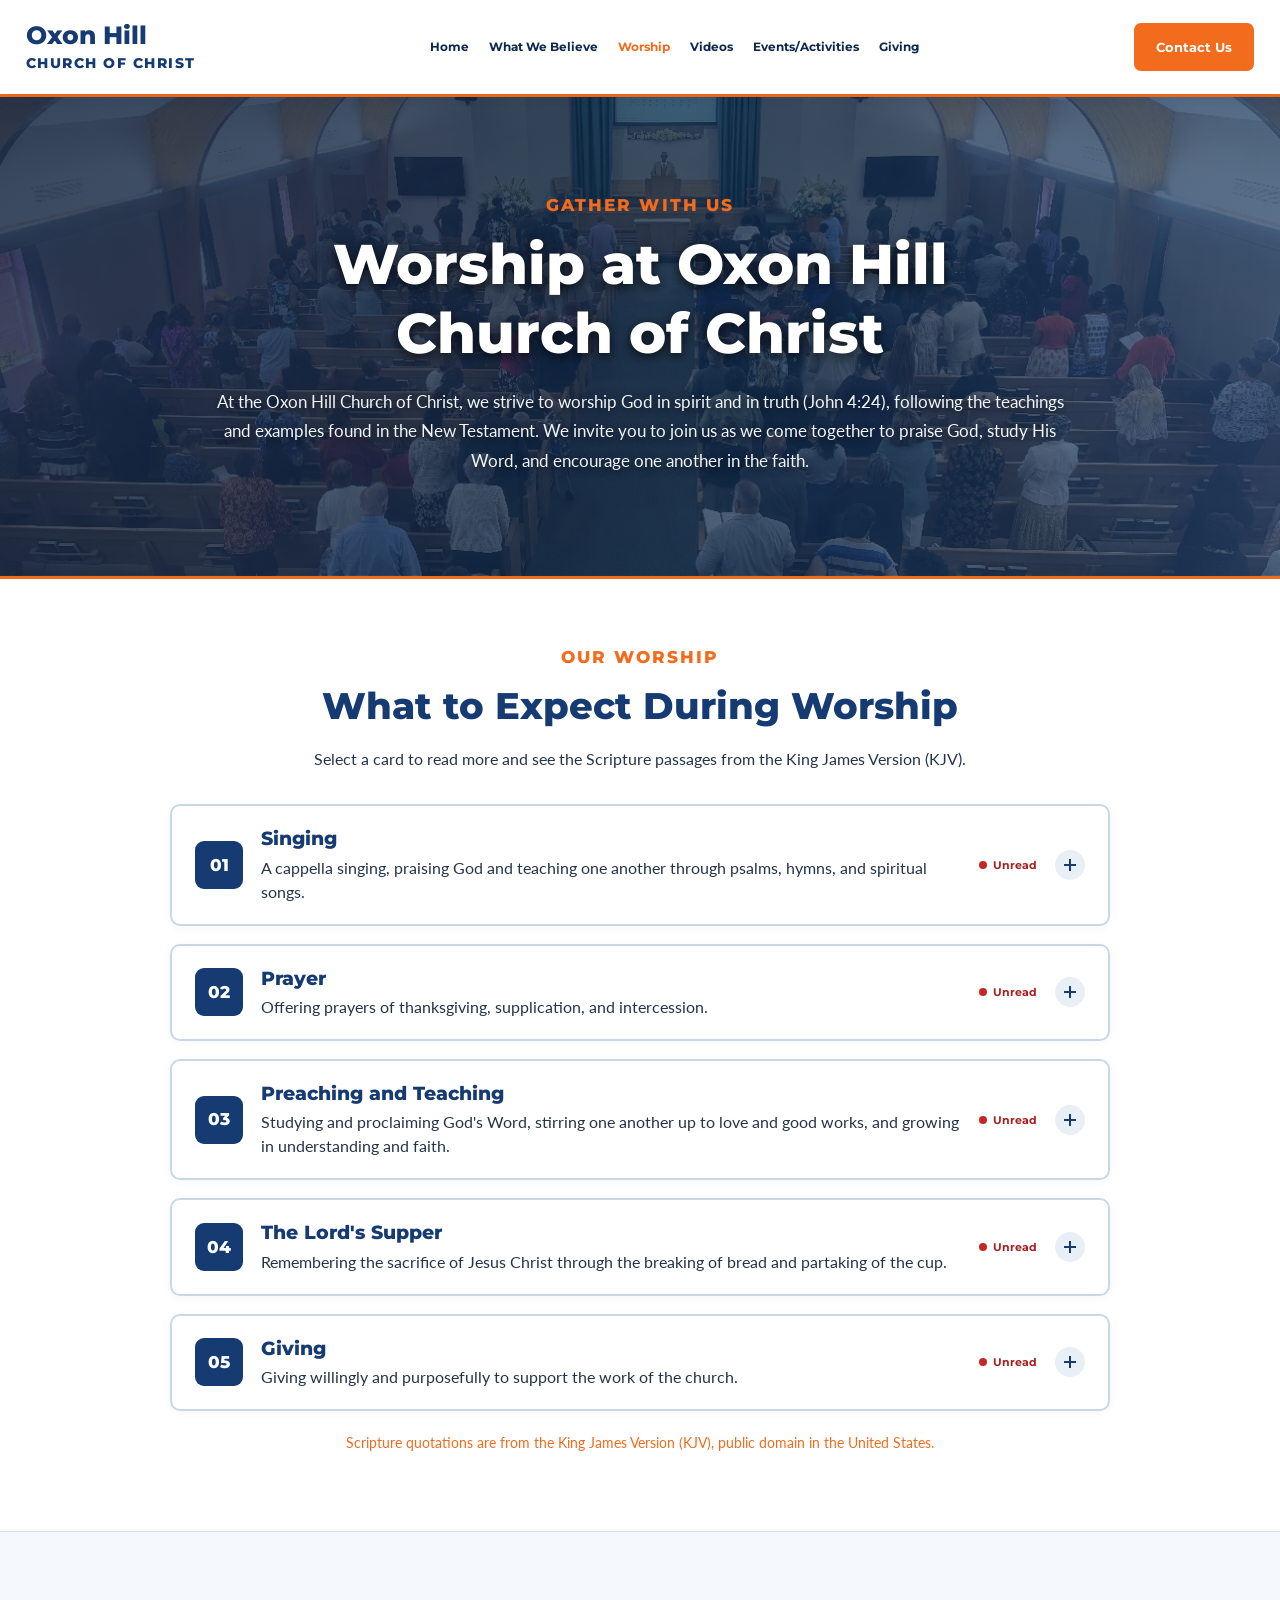
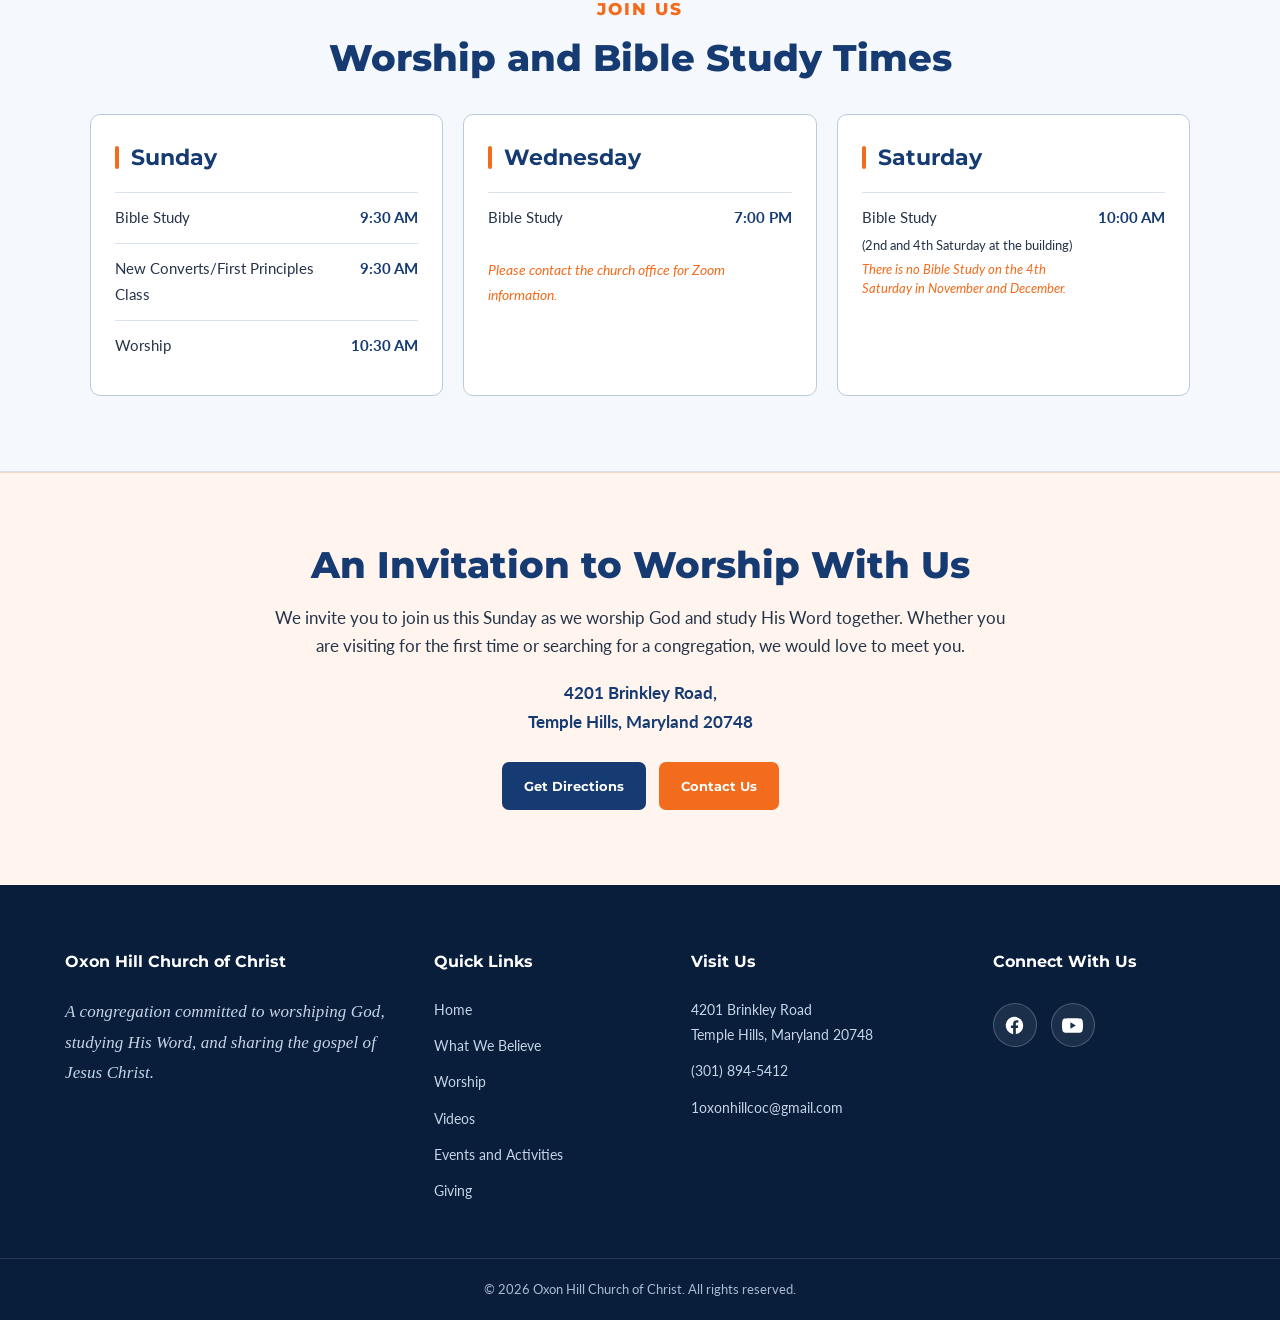
<file: worship.html>
<!DOCTYPE html>
<html lang="en">
<head>
  <meta charset="UTF-8">
  <meta name="viewport" content="width=device-width, initial-scale=1.0">
  <meta name="description" content="Learn about worship and Bible study at Oxon Hill Church of Christ, and plan your visit.">
  <title>Worship | Oxon Hill Church of Christ</title>

  <link rel="preconnect" href="https://fonts.googleapis.com">
  <link rel="preconnect" href="https://fonts.gstatic.com" crossorigin>
  <link href="https://fonts.googleapis.com/css2?family=Lato:wght@400;700&family=Montserrat:wght@400;500;600;700;800;900&display=swap" rel="stylesheet">

  <link rel="stylesheet" href="./worship.css">
  <link rel="stylesheet" href="./footer.css">
</head>

<body>

  <!-- OVAL SPOTLIGHT OVERLAY -->
  <div class="worship-spotlight-overlay" aria-hidden="true"></div>

  <!-- HEADER -->
  <header class="site-header">
    <div class="header-container">

      <a href="./Index2.html" class="site-logo" aria-label="Oxon Hill Church of Christ Home">
        <span class="logo-name">Oxon Hill</span>
        <span class="logo-subtitle">CHURCH OF CHRIST</span>
      </a>

      <nav class="main-nav" id="main-navigation" aria-label="Main navigation">
        <a href="./Index2.html" class="nav-link">Home</a>
        <a href="./beliefs.html" class="nav-link">What We Believe</a>
        <a href="./worship.html" class="nav-link active" aria-current="page">Worship</a>
        <a href="./videos.html" class="nav-link">Videos</a>
        <a href="./events.html" class="nav-link">Events/Activities</a>
        <a href="./giving.html" class="nav-link">Giving</a>
      </nav>

      <button class="menu-toggle" type="button" aria-label="Toggle navigation" aria-controls="main-navigation" aria-expanded="false">
        <span></span>
        <span></span>
        <span></span>
      </button>

      <a href="./ContactPage.html" class="contact-button">Contact Us</a>

    </div>
  </header>

  <main>

    <!-- WORSHIP INTRODUCTION -->
    <section class="page-hero" aria-labelledby="page-title">
      <div class="content-width hero-content">
        <p class="eyebrow">Gather With Us</p>

        <h1 id="page-title">
          Worship at Oxon Hill<br>Church of Christ
        </h1>

        <p>
          At the Oxon Hill Church of Christ, we strive to worship
          God in spirit and in truth (John 4:24), following the
          teachings and examples found in the New Testament.
          We invite you to join us as we come together to praise
          God, study His Word, and encourage one another in the faith.
        </p>
      </div>
    </section>

    <!-- WHAT TO EXPECT -->
    <section class="worship-section content-width" aria-labelledby="expect-title">

      <div class="section-intro">
        <p class="eyebrow">Our Worship</p>
        <h2 id="expect-title">What to Expect During Worship</h2>
        <p>
          Select a card to read more and see the Scripture passages
          from the King James Version (KJV).
        </p>
      </div>

      <div class="card-list">

        <!-- CARD 1: SINGING -->
        <details class="worship-card">
          <summary>
            <span class="card-number">01</span>

            <span class="card-label">
              <strong>Singing</strong>
              <span>
                A cappella singing, praising God and teaching
                one another through psalms, hymns, and spiritual songs.
              </span>
            </span>

            <span class="reading-status unread">
              <span class="status-dot" aria-hidden="true"></span>
              <span class="status-text">Unread</span>
            </span>

            <span class="toggle" aria-hidden="true"></span>
          </summary>

          <div class="card-content">
            <p>
              We sing together as a congregation, offering praise
              to God and encouraging one another through the words we sing.
            </p>

            <blockquote>
              <strong>Ephesians 5:19 (KJV)</strong>
              <p>
                Speaking to yourselves in psalms and hymns and
                spiritual songs, singing and making melody in
                your heart to the Lord;
              </p>
            </blockquote>

            <blockquote>
              <strong>Colossians 3:16 (KJV)</strong>
              <p>
                Let the word of Christ dwell in you richly in all wisdom;
                teaching and admonishing one another in psalms and hymns
                and spiritual songs, singing with grace in your hearts
                to the Lord.
              </p>
            </blockquote>
          </div>
        </details>

        <!-- CARD 2: PRAYER -->
        <details class="worship-card">
          <summary>
            <span class="card-number">02</span>

            <span class="card-label">
              <strong>Prayer</strong>
              <span>
                Offering prayers of thanksgiving, supplication,
                and intercession.
              </span>
            </span>

            <span class="reading-status unread">
              <span class="status-dot" aria-hidden="true"></span>
              <span class="status-text">Unread</span>
            </span>

            <span class="toggle" aria-hidden="true"></span>
          </summary>

          <div class="card-content">
            <p>
              We approach God in prayer to give thanks,
              make requests, and pray for others.
            </p>

            <blockquote>
              <strong>Acts 2:42 (KJV)</strong>
              <p>
                And they continued stedfastly in the apostles'
                doctrine and fellowship, and in breaking of bread,
                and in prayers.
              </p>
            </blockquote>

            <blockquote>
              <strong>1 Timothy 2:1–2 (KJV)</strong>
              <p>
                I exhort therefore, that, first of all,
                supplications, prayers, intercessions, and giving
                of thanks, be made for all men; For kings, and for
                all that are in authority; that we may lead a quiet
                and peaceable life in all godliness and honesty.
              </p>
            </blockquote>
          </div>
        </details>

        <!-- CARD 3: PREACHING AND TEACHING -->
        <details class="worship-card">
          <summary>
            <span class="card-number">03</span>

            <span class="card-label">
              <strong>Preaching and Teaching</strong>
              <span>
                Studying and proclaiming God's Word, stirring one
                another up to love and good works, and growing in
                understanding and faith.
              </span>
            </span>

            <span class="reading-status unread">
              <span class="status-dot" aria-hidden="true"></span>
              <span class="status-text">Unread</span>
            </span>

            <span class="toggle" aria-hidden="true"></span>
          </summary>

          <div class="card-content">
            <p>
              We seek to teach the Scriptures faithfully,
              helping one another understand God's Word
              and put it into practice.
            </p>

            <blockquote>
              <strong>2 Timothy 4:2 (KJV)</strong>
              <p>
                Preach the word; be instant in season, out of season;
                reprove, rebuke, exhort with all longsuffering and doctrine.
              </p>
            </blockquote>

            <blockquote>
              <strong>Hebrews 10:24 (KJV)</strong>
              <p>
                And let us consider one another to provoke
                unto love and to good works:
              </p>
            </blockquote>
          </div>
        </details>

        <!-- CARD 4: THE LORD'S SUPPER -->
        <details class="worship-card">
          <summary>
            <span class="card-number">04</span>

            <span class="card-label">
              <strong>The Lord's Supper</strong>
              <span>
                Remembering the sacrifice of Jesus Christ through
                the breaking of bread and partaking of the cup.
              </span>
            </span>

            <span class="reading-status unread">
              <span class="status-dot" aria-hidden="true"></span>
              <span class="status-text">Unread</span>
            </span>

            <span class="toggle" aria-hidden="true"></span>
          </summary>

          <div class="card-content">
            <p>
              We remember the Lord's death through the bread
              and the cup, following the New Testament example
              of the disciples gathering to break bread.
            </p>

            <blockquote>
              <strong>Acts 20:7 (KJV)</strong>
              <p>
                And upon the first day of the week, when the disciples
                came together to break bread, Paul preached unto them,
                ready to depart on the morrow; and continued his speech
                until midnight.
              </p>
            </blockquote>

            <blockquote>
              <strong>1 Corinthians 11:26 (KJV)</strong>
              <p>
                For as often as ye eat this bread, and drink this cup,
                ye do shew the Lord's death till he come.
              </p>
            </blockquote>
          </div>
        </details>

        <!-- CARD 5: GIVING -->
        <details class="worship-card">
          <summary>
            <span class="card-number">05</span>

            <span class="card-label">
              <strong>Giving</strong>
              <span>
                Giving willingly and purposefully to support
                the work of the church.
              </span>
            </span>

            <span class="reading-status unread">
              <span class="status-dot" aria-hidden="true"></span>
              <span class="status-text">Unread</span>
            </span>

            <span class="toggle" aria-hidden="true"></span>
          </summary>

          <div class="card-content">
            <p>
              We give as we have purposed in our hearts,
              recognizing the importance of cheerful and willing giving.
            </p>

            <blockquote>
              <strong>1 Corinthians 16:2 (KJV)</strong>
              <p>
                Upon the first day of the week let every one of you
                lay by him in store, as God hath prospered him,
                that there be no gatherings when I come.
              </p>
            </blockquote>

            <blockquote>
              <strong>2 Corinthians 9:7 (KJV)</strong>
              <p>
                Every man according as he purposeth in his heart,
                so let him give; not grudgingly, or of necessity:
                for God loveth a cheerful giver.
              </p>
            </blockquote>
          </div>
        </details>

      </div>

      <p class="translation-note">
        Scripture quotations are from the King James Version (KJV),
        public domain in the United States.
      </p>

    </section>

    <!-- WORSHIP AND BIBLE STUDY SCHEDULE -->
    <section class="schedule-section" aria-labelledby="schedule-title">
      <div class="content-width">

        <div class="section-intro">
          <p class="eyebrow">Join Us</p>
          <h2 id="schedule-title">Worship and Bible Study Times</h2>
        </div>

        <div class="schedule-grid">

          <article class="day-card">
            <h3>Sunday</h3>

            <div class="schedule-line">
              <span>Bible Study</span>
              <strong>9:30 AM</strong>
            </div>

            <div class="schedule-line">
              <span>New Converts/First Principles Class</span>
              <strong>9:30 AM</strong>
            </div>

            <div class="schedule-line">
              <span>Worship</span>
              <strong>10:30 AM</strong>
            </div>
          </article>

          <article class="day-card">
            <h3>Wednesday</h3>

            <div class="schedule-line">
              <span>Bible Study</span>
              <strong>7:00 PM</strong>
            </div>

            <p class="schedule-note">
              Please contact the church office for Zoom information.
            </p>
          </article>

          <article class="day-card">
            <h3>Saturday</h3>

            <div class="schedule-line">
              <span>
                Bible Study
                <small>(2nd and 4th Saturday at the building)</small>
                <small class="schedule-exception">
                  There is no Bible Study on the 4th Saturday
                  in November and December.
                </small>
              </span>
              <strong>10:00 AM</strong>
            </div>
          </article>

        </div>
      </div>
    </section>

    <!-- CLOSING INVITATION -->
    <section class="invitation-section" aria-labelledby="invite-title">
      <div class="content-width invitation-inner">

        <h2 id="invite-title">An Invitation to Worship With Us</h2>

        <p>
          We invite you to join us this Sunday as we worship God
          and study His Word together. Whether you are visiting
          for the first time or searching for a congregation,
          we would love to meet you.
        </p>

        <p class="invitation-address">
          4201 Brinkley Road,<br>
          Temple Hills, Maryland 20748
        </p>

        <div class="invitation-actions">
          <a
            class="primary-button"
            href="https://www.google.com/maps/dir/?api=1&amp;destination=4201+Brinkley+Road,+Temple+Hills,+MD+20748"
            target="_blank"
            rel="noopener noreferrer">
            Get Directions
          </a>

          <a class="secondary-button" href="./ContactPage.html">
            Contact Us
          </a>
        </div>

      </div>
    </section>

  </main>

  <!-- STANDARD SHARED WEBSITE FOOTER -->
  <footer class="site-footer">

    <div class="footer-container">

      <div class="footer-column footer-about">
        <h3>Oxon Hill Church of Christ</h3>
        <p>
          A congregation committed to worshiping God,
          studying His Word, and sharing the gospel
          of Jesus Christ.
        </p>
      </div>

      <div class="footer-column">
        <h3>Quick Links</h3>

        <a href="./Index2.html">Home</a>
        <a href="./beliefs.html">What We Believe</a>
        <a href="./worship.html">Worship</a>
        <a href="./videos.html">Videos</a>
        <a href="./events.html">Events and Activities</a>
        <a href="./giving.html">Giving</a>
      </div>

      <div class="footer-column">
        <h3>Visit Us</h3>

        <p>
          4201 Brinkley Road<br>
          Temple Hills, Maryland 20748
        </p>

        <a href="tel:+13018945412">(301) 894-5412</a>
        <a href="mailto:1oxonhillcoc@gmail.com">1oxonhillcoc@gmail.com</a>
      </div>

      <div class="footer-column">
        <h3>Connect With Us</h3>

        <div class="footer-social-links">

          <a
            href="https://www.facebook.com/p/Oxon-Hill-Church-of-Christ-100064627841522/"
            class="footer-social-icon facebook-icon"
            target="_blank"
            rel="noopener noreferrer"
            aria-label="Visit Oxon Hill Church of Christ on Facebook"
            title="Facebook">

            <svg viewBox="0 0 24 24"
                 fill="currentColor"
                 xmlns="http://www.w3.org/2000/svg"
                 aria-hidden="true">
              <path d="M22 12a10 10 0 1 0-11.56 9.88v-6.99H7.9V12h2.54V9.8c0-2.51 1.49-3.89 3.77-3.89 1.09 0 2.23.2 2.23.2v2.46h-1.26c-1.24 0-1.63.77-1.63 1.56V12h2.78l-.44 2.89h-2.34v6.99A10 10 0 0 0 22 12Z"/>
            </svg>
          </a>

          <a
            href="https://www.youtube.com/channel/UCO5NVNcjxsgcHHzc_xCSlww"
            class="footer-social-icon youtube-icon"
            target="_blank"
            rel="noopener noreferrer"
            aria-label="Visit Oxon Hill Church of Christ on YouTube"
            title="YouTube">

            <svg viewBox="0 0 24 24"
                 fill="currentColor"
                 xmlns="http://www.w3.org/2000/svg"
                 aria-hidden="true">
              <path d="M23.5 6.2a3 3 0 0 0-2.1-2.1C19.5 3.6 12 3.6 12 3.6s-7.5 0-9.4.5A3 3 0 0 0 .5 6.2 31 31 0 0 0 0 12a31 31 0 0 0 .5 5.8 3 3 0 0 0 2.1 2.1c1.9.5 9.4.5 9.4.5s7.5 0 9.4-.5a3 3 0 0 0 2.1-2.1A31 31 0 0 0 24 12a31 31 0 0 0-.5-5.8ZM9.6 15.6V8.4l6.2 3.6-6.2 3.6Z"/>
            </svg>
          </a>

        </div>
      </div>

    </div>

    <div class="footer-bottom">
      &copy; <span id="current-year"></span>
      Oxon Hill Church of Christ.
      All rights reserved.
    </div>

  </footer>

  <!-- INTERACTIONS -->
  <script>

    // COPYRIGHT YEAR
    document.getElementById("current-year").textContent =
      new Date().getFullYear();

    // MOBILE NAVIGATION
    const menuToggle = document.querySelector(".menu-toggle");
    const mainNav = document.querySelector(".main-nav");

    menuToggle.addEventListener("click", function () {
      const isOpen = mainNav.classList.toggle("open");
      menuToggle.setAttribute("aria-expanded", String(isOpen));
    });

    mainNav.querySelectorAll("a").forEach(function (link) {
      link.addEventListener("click", function () {
        mainNav.classList.remove("open");
        menuToggle.setAttribute("aria-expanded", "false");
      });
    });

    // OVAL SPOTLIGHT EFFECT
    const worshipSection = document.querySelector(".worship-section");
    const spotlightOverlay = document.querySelector(".worship-spotlight-overlay");

    function updateWorshipSpotlight() {
      const rect = worshipSection.getBoundingClientRect();
      const middle = window.innerHeight / 2;

      const active = rect.top <= middle && rect.bottom >= middle;

      spotlightOverlay.classList.toggle("active", active);
      worshipSection.classList.toggle("spotlight-active", active);
    }

    window.addEventListener("scroll", updateWorshipSpotlight, { passive: true });
    window.addEventListener("resize", updateWorshipSpotlight);

    updateWorshipSpotlight();

    // READING STATUS AND SMOOTH CARD EXPANSION
    const reducedMotion = window.matchMedia("(prefers-reduced-motion: reduce)");
    const worshipCards = document.querySelectorAll(".worship-card");

    function resetWorshipCards() {
      worshipCards.forEach(function (card) {
        card.open = false;
        card.style.height = "";
        card.style.overflow = "";

        const status = card.querySelector(".reading-status");
        const statusText = card.querySelector(".status-text");

        status.classList.remove("read");
        status.classList.add("unread");
        statusText.textContent = "Unread";
      });
    }

    resetWorshipCards();

    worshipCards.forEach(function (card) {
      const summary = card.querySelector("summary");
      const status = card.querySelector(".reading-status");
      const statusText = card.querySelector(".status-text");

      let isAnimating = false;

      summary.addEventListener("click", function (event) {
        event.preventDefault();

        if (isAnimating) return;

        const opening = !card.open;

        if (opening) {
          status.classList.remove("unread");
          status.classList.add("read");
          statusText.textContent = "Read";
        }

        if (reducedMotion.matches || !card.animate) {
          card.open = opening;
          return;
        }

        isAnimating = true;

        const startHeight = card.getBoundingClientRect().height;

        card.open = true;
        card.style.height = "auto";

        const fullHeight = card.scrollHeight;
        const summaryHeight = summary.getBoundingClientRect().height;
        const endHeight = opening ? fullHeight : summaryHeight;

        card.style.height = startHeight + "px";
        card.style.overflow = "hidden";

        const animation = card.animate(
          [
            { height: startHeight + "px" },
            { height: endHeight + "px" }
          ],
          {
            duration: 750,
            easing: "cubic-bezier(0.22, 1, 0.36, 1)"
          }
        );

        const finishAnimation = function () {
          card.open = opening;
          card.style.height = "";
          card.style.overflow = "";
          isAnimating = false;
        };

        animation.onfinish = finishAnimation;
        animation.oncancel = finishAnimation;
      });
    });

    window.addEventListener("pageshow", function () {
      resetWorshipCards();
    });

  </script>

</body>
</html>
</file>
<file: style.css>
/* ==================================
   OXON HILL CHURCH OF CHRIST
   WEBSITE STYLESHEET
================================== */


/* ===== COLORS ===== */

:root {
  --navy: #153b72;
  --ink: #263548;
  --muted: #647083;
  --line: #e3e8ee;
  --background: #fafbfc;
  --white: #ffffff;
}


/* ===== GENERAL STYLES ===== */

* {
  box-sizing: border-box;
}

body {
  margin: 0;
  background: var(--background);
  color: var(--ink);
  font-family: "Lato", Arial, Helvetica, sans-serif;
  line-height: 1.55;
}

main {
  max-width: 920px;
  margin: 0 auto;
  padding: 36px 22px 60px;
}


/* ==================================
   UNDER CONSTRUCTION BANNER
================================== */

.construction-banner {
  background: var(--navy);
  color: var(--white);
  text-align: center;
  padding: 24px 20px;
  border-radius: 10px;
  margin-bottom: 32px;

  box-shadow:
    0 6px 18px rgba(21, 59, 114, 0.15);
}

.construction-banner h1 {
  font-family: "Playfair Display", Georgia, serif;
  font-size: clamp(1.5rem, 4vw, 2rem);
  font-weight: 600;
  margin: 0 0 8px;
}

.construction-banner p {
  font-size: 1.05rem;
  margin: 0;
  color: #f0f3f8;
}


/* ==================================
   CHURCH PHOTOGRAPH
================================== */

.photo {
  display: block;
  width: 100%;
  height: auto;
  border: 3px solid var(--navy);
  border-radius: 10px;

  box-shadow:
    0 14px 36px rgba(21, 59, 114, 0.15);
}


/* ==================================
   WELCOME MESSAGE
================================== */

.intro {
  text-align: center;
  padding: 34px 10px 30px;
}

/* Welcome! */
.intro h2 {
  font-family: "Playfair Display", Georgia, serif;
  font-weight: 600;
  color: var(--navy);
  font-size: clamp(2rem, 5vw, 3.2rem);
  margin: 0 0 6px;
}

/* Come Worship With Us */
.intro h3 {
  font-family: "Playfair Display", Georgia, serif;
  font-weight: 700;
  color: var(--navy);
  font-size: clamp(1.45rem, 4.8vw, 3rem);
  line-height: 1.2;
  margin: 0 0 16px;
}

/* Invitation sentence */
.intro p {
  font-size: clamp(1.05rem, 2.5vw, 1.4rem);
  margin: 0;
  color: #45536a;
}


/* ==================================
   SERVICE TIMES AND CONTACT
================================== */

.details {
  display: grid;
  grid-template-columns: 1fr 1fr;
  gap: 0;
  background: var(--white);
  border: 1px solid var(--line);
  border-radius: 10px;
  overflow: hidden;
}

.detail {
  padding: 28px 32px;
}

.detail + .detail {
  border-left: 1px solid var(--line);
}

.detail h2 {
  font-family: "Playfair Display", Georgia, serif;
  font-weight: 600;
  font-size: 1.3rem;
  color: var(--navy);
  margin: 0 0 14px;
}

.detail p {
  margin: 9px 0;
  font-weight: 400;
}

/* Bold service times only */
.detail .service-time {
  font-weight: 700;
}


/* ==================================
   WEDNESDAY BIBLE STUDY
================================== */

.wednesday-study {
  margin-top: 24px;
}

.wednesday-study p {
  margin: 8px 0;
}

.wednesday-study .zoom-note {
  font-size: 0.9rem;
  color: var(--muted);
  line-height: 1.5;
}


/* ==================================
   LINKS
================================== */

a {
  color: var(--navy);
  text-underline-offset: 3px;
}

a:hover {
  text-decoration-thickness: 2px;
}

a:focus-visible {
  outline: 2px solid var(--navy);
  outline-offset: 4px;
}


/* ==================================
   FOOTER
================================== */

footer {
  text-align: center;
  border-top: 1px solid var(--line);
  padding: 18px;
  color: var(--muted);
  font-size: 0.86rem;
}

footer p {
  margin: 0;
}


/* ==================================
   MOBILE RESPONSIVENESS
================================== */

@media (max-width: 600px) {

  main {
    padding: 22px 14px 40px;
  }

  .construction-banner {
    padding: 22px 16px;
    margin-bottom: 28px;
  }

  .construction-banner p {
    font-size: 1rem;
  }

  .intro {
    padding: 28px 8px;
  }

  .intro h3 {
    font-size: clamp(1.3rem, 5.5vw, 2rem);
  }

  .intro p {
    font-size: clamp(1rem, 4vw, 1.2rem);
  }

  .details {
    grid-template-columns: 1fr;
  }

  .detail {
    padding: 23px 25px;
  }

  .detail + .detail {
    border-left: 0;
    border-top: 1px solid var(--line);
  }

}
</file>
<file: beliefs.css>
/* ======================================
   OXON HILL CHURCH OF CHRIST
   WHAT WE BELIEVE
====================================== */

:root {
  --navy: #153b72;
  --navy-dark: #0b2850;
  --orange: #f36b1c;
  --orange-dark: #b7470b;
  --white: #ffffff;
  --text: #253449;
  --border: #d8e1ec;
  --soft: #f5f8fc;
}

/* GLOBAL */

* {
  box-sizing: border-box;
}

html {
  scroll-behavior: smooth;
}

body {
  margin: 0;
  background: var(--white);
  color: var(--text);
  font-family: "Lato", Arial, sans-serif;
  line-height: 1.7;
}

a {
  text-decoration: none;
}

a:focus-visible,
summary:focus-visible,
button:focus-visible {
  outline: 3px solid var(--orange);
  outline-offset: 4px;
}

.content-width {
  max-width: 1150px;
  margin-left: auto;
  margin-right: auto;
  padding-left: 25px;
  padding-right: 25px;
}

/* ======================================
   HEADER
====================================== */

.site-header {
  width: 100%;
  background: var(--white);
  padding: 0;
  box-shadow: 0 2px 12px rgba(0, 0, 0, 0.07);
  position: relative;
  z-index: 100;
}

.header-container {
  width: min(1320px, 96%);
  max-width: 1320px;
  min-height: 94px;
  margin: auto;
  display: flex;
  align-items: center;
  justify-content: space-between;
  gap: 22px;
}

/* ======================================
   CHURCH NAME - STANDARDIZED LOGO
====================================== */

.site-logo {
  display: flex;
  flex-direction: column;
  align-items: flex-start;
  justify-content: center;

  width: 190px;
  flex: 0 0 190px;
  gap: 0;

  color: var(--navy);
  white-space: nowrap;
}

.logo-name {
  display: block;
  margin: 0;
  padding: 0;
  font-family: "Montserrat", Arial, sans-serif;
  font-size: 25px;
  font-weight: 800;
  line-height: 1.1;
}

.logo-subtitle {
  display: block;
  margin: 5px 0 0;
  padding: 0;
  font-family: "Montserrat", Arial, sans-serif;
  font-size: 14px;
  font-weight: 800;
  letter-spacing: 1.5px;
  line-height: 17px;
  color: var(--navy);
}

/* NAVIGATION */

.main-nav {
  display: flex;
  align-items: center;
  justify-content: center;
  flex-wrap: nowrap;
  gap: 20px;
  padding: 0;
  margin: 0;
}

.main-nav .nav-link {
  display: inline-block;
  min-height: 0;
  padding: 0;
  background: transparent;
  color: var(--navy-dark);
  border: none;
  border-radius: 0;
  box-shadow: none;
  font-family: "Montserrat", Arial, sans-serif;
  font-size: 12px;
  font-weight: 700;
  white-space: nowrap;
  text-align: center;
  cursor: pointer;

  transition:
    color .25s ease,
    transform .25s ease;
}

.main-nav .nav-link:hover {
  background: transparent;
  color: var(--orange);
  border: none;
  box-shadow: none;
  transform: translateY(-2px);
}

.main-nav .nav-link.active,
.main-nav .nav-link[aria-current="page"] {
  background: transparent;
  color: var(--orange);
  border: none;
  box-shadow: none;
}

.main-nav .nav-link.active:hover,
.main-nav .nav-link[aria-current="page"]:hover {
  transform: translateY(-2px);
  box-shadow: none;
}

/* CONTACT BUTTON */

.contact-button {
  display: inline-block;
  flex-shrink: 0;
  padding: 13px 22px;
  background: var(--orange);
  color: var(--white);
  border: none;
  border-radius: 7px;
  font-family: "Montserrat", Arial, sans-serif;
  font-size: 13px;
  font-weight: 700;
  text-align: center;
  white-space: nowrap;

  transition:
    background .25s ease,
    transform .25s ease,
    box-shadow .25s ease;
}

.contact-button:hover {
  background: var(--orange-dark);
  border: none;
  transform: translateY(-3px);
  box-shadow: 0 8px 20px rgba(243,107,28,.22);
}

/* MOBILE MENU BUTTON */

.menu-toggle {
  display: none;
  background: none;
  border: none;
  cursor: pointer;
  padding: 10px;
}

.menu-toggle span {
  display: block;
  width: 25px;
  height: 3px;
  background: var(--navy);
  margin: 5px 0;
  border-radius: 3px;
}

/* ======================================
   PAGE HERO - FULL IMAGE COVERAGE
====================================== */

.page-hero {
  position: relative;

  min-height: 480px;

  display: flex;
  align-items: center;
  justify-content: center;

  background-color: var(--navy-dark);

  background-image:
    linear-gradient(
      125deg,
      rgba(7, 25, 53, 0.50),
      rgba(14, 48, 91, 0.40)
    ),
    url("./Beliefs1.jpeg");

  /* Fill the entire banner, edge to edge */
  background-size:
    100% 100%,
    100% 100%;

  /* Center both background layers */
  background-position:
    center center,
    center center;

  background-repeat:
    no-repeat,
    no-repeat;

  color: var(--white);
  border-top: 3px solid var(--orange);
  border-bottom: 3px solid var(--orange);
  text-align: center;

  overflow: hidden;
}

.hero-inner {
  position: relative;
  z-index: 1;

  max-width: 900px;
  width: 100%;

  margin: auto;
  padding: 110px 25px;
}

/* ENLARGED SECTION LABELS */

.eyebrow {
  margin: 0 0 12px;
  color: var(--orange);
  font-family: "Montserrat", Arial, sans-serif;
  font-size: 1.05rem;
  font-weight: 800;
  letter-spacing: 0.12em;
  line-height: 1.5;
  text-transform: uppercase;
}

.page-hero .eyebrow {
  color: var(--orange);
}

/* WHAT WE BELIEVE FADE-IN */

.page-hero h1 {
  margin: 0 0 15px;
  color: var(--white);
  font-family: "Montserrat", Arial, sans-serif;
  font-size: clamp(2.1rem, 4.5vw, 3.6rem);
  line-height: 1.35;
  font-weight: 800;

  text-shadow: 0 3px 12px rgba(0,0,0,.75);

  animation: heroFadeIn 1.5s ease-out both;
}

@keyframes heroFadeIn {
  from {
    opacity: 0;
    transform: translateY(20px);
  }

  to {
    opacity: 1;
    transform: translateY(0);
  }
}

.page-hero p:last-child {
  margin: 0;
  font-size: 1.1rem;
  color: #f1f5fb;
}

/* ======================================
   OUR FOUNDATION SECTION
====================================== */

.beliefs-intro {
  position: relative;
  max-width: 1000px;
  margin-top: 64px;
  margin-bottom: 72px;
  padding: 35px 40px;
  background: var(--white);

  border: 2px solid var(--orange);
  border-radius: 10px;

  box-shadow: 0 3px 12px rgba(21,59,114,.06);

  transition:
    transform .3s ease,
    box-shadow .3s ease,
    border-color .3s ease;
}

.beliefs-intro:hover {
  transform: translateY(-6px);

  box-shadow:
    0 14px 30px rgba(21,59,114,.16),
    0 0 10px rgba(243,107,28,.14);

  border-color: var(--orange-dark);
}

.intro-accent {
  height: 4px;
  width: 65px;
  background: var(--orange);
  border-radius: 4px;
  margin-bottom: 22px;
}

.beliefs-intro h2,
.section-intro h2,
.closing-section h2 {
  color: var(--navy);
  font-family: "Montserrat", Arial, sans-serif;
  font-size: clamp(1.6rem, 3vw, 2.25rem);
  line-height: 1.3;
  font-weight: 800;
}

.beliefs-intro h2 {
  margin: 0 0 22px;
}

.beliefs-intro p {
  font-size: 1.08rem;
  margin: 0 0 19px;
}

.beliefs-intro p:last-child {
  margin-bottom: 0;
}

.references {
  color: var(--navy);
  font-weight: 700;
}

/* ======================================
   SALVATION SECTION
====================================== */

.salvation-section {
  padding: 66px 0 76px;
  background: var(--soft);
  border-top: 1px solid var(--border);
  border-bottom: 1px solid var(--border);
  position: relative;
  z-index: auto;
  transition: box-shadow 0.6s ease;
}

.section-intro {
  text-align: center;
  max-width: 820px;
  margin: 0 auto 35px;
}

.section-intro h2 {
  margin: 0 0 17px;
}

.section-intro > p:not(.eyebrow) {
  margin: 0 auto 15px;
  font-size: 1.05rem;
}

.section-intro .expand-hint {
  font-size: .92rem !important;
  color: #596b80;
}

/* ======================================
   EXPANDABLE SALVATION CARDS
====================================== */

.steps-list {
  max-width: 900px;
  margin: auto;
  display: grid;
  gap: 18px;
}

.step-card {
  position: relative;
  background: var(--white);
  border: 2px solid #cad7e5;
  border-radius: 10px;
  overflow: hidden;

  box-shadow: 0 2px 8px rgba(21,59,114,.04);

  transition:
    border-color .3s ease,
    box-shadow .3s ease,
    transform .3s ease;
}

/* POP-OUT EFFECT */

.step-card:hover {
  transform: translateY(-6px) scale(1.01);
  border-color: var(--orange);

  box-shadow:
    0 14px 28px rgba(21,59,114,.16),
    0 0 8px rgba(243,107,28,.12);

  z-index: 2;
}

/* OPEN CARD STYLING */

.step-card[open] {
  border-color: var(--orange);

  box-shadow:
    0 8px 22px rgba(21,59,114,.12);
}

.step-card[open]:hover {
  transform: translateY(-6px) scale(1.01);

  box-shadow:
    0 14px 28px rgba(21,59,114,.18),
    0 0 8px rgba(243,107,28,.12);
}

.step-card summary {
  display: flex;
  align-items: center;
  gap: 18px;
  padding: 20px 23px;
  cursor: pointer;
  list-style: none;
}

.step-card summary::-webkit-details-marker {
  display: none;
}

.step-number {
  display: flex;
  flex: none;
  align-items: center;
  justify-content: center;
  width: 48px;
  height: 48px;
  border-radius: 9px;
  background: var(--navy);
  color: var(--white);
  font-family: "Montserrat", Arial, sans-serif;
  font-size: 1.05rem;
  font-weight: 800;
}

.step-heading {
  flex: 1;
  min-width: 0;
  color: var(--navy);
  font-family: "Montserrat", Arial, sans-serif;
  font-size: clamp(1rem, 2vw, 1.17rem);
  font-weight: 800;
  line-height: 1.4;
}

/* ======================================
   READING STATUS INDICATORS
====================================== */

.reading-status {
  display: inline-flex;
  align-items: center;
  justify-content: center;
  gap: 6px;
  flex-shrink: 0;

  font-family: "Montserrat", Arial, sans-serif;
  font-size: 11px;
  font-weight: 700;
  line-height: 1.3;
  white-space: nowrap;

  transition: color .25s ease;
}

.status-dot {
  display: inline-block;
  flex-shrink: 0;
  width: 8px;
  height: 8px;
  border-radius: 50%;
}

.reading-status.unread {
  color: #a62020;
}

.reading-status.unread .status-dot {
  background: #c62828;
}

.reading-status.read {
  color: #176b36;
}

.reading-status.read .status-dot {
  background: #21834a;
}

/* ======================================
   PLUS / MINUS ICON
====================================== */

.step-toggle {
  position: relative;
  flex: none;
  width: 30px;
  height: 30px;
  border-radius: 50%;
  background: #e9eff7;
}

.step-toggle::before,
.step-toggle::after {
  content: "";
  position: absolute;
  top: 50%;
  left: 50%;
  width: 12px;
  height: 2px;
  background: var(--navy);
  transform: translate(-50%, -50%);
}

.step-toggle::after {
  transform: translate(-50%, -50%) rotate(90deg);
  transition: transform .45s ease;
}

.step-card[open] .step-toggle::after {
  transform: translate(-50%, -50%) rotate(0);
}

/* ======================================
   EXPANDED CARD CONTENT
====================================== */

.step-content {
  padding: 0 25px 25px 89px;
  border-top: 1px solid var(--border);
}

.step-content > p {
  margin: 20px 0 16px;
}

.passage-list {
  display: grid;
  gap: 14px;
  margin-top: 18px;
}

.scripture-passage {
  margin: 0;
  padding: 18px 20px;
  border-left: 4px solid var(--orange);
  background: #f5f8fc;
  border-radius: 0 8px 8px 0;
}

.verse-reference {
  display: block;
  color: var(--navy);
  font-family: "Montserrat", Arial, sans-serif;
  font-size: .98rem;
  margin-bottom: 8px;
}

.scripture-passage p {
  margin: 0;
  line-height: 1.75;
}

.translation-note {
  max-width: 900px;
  margin: 20px auto 0;
  color: var(--orange);
  font-size: .88rem;
  text-align: center;
}

/* ======================================
   CLOSING SECTION
====================================== */

.closing-section {
  text-align: center;
  padding-top: 75px;
  padding-bottom: 85px;
}

.closing-section h2 {
  margin: 0 0 12px;
}

.closing-section p {
  margin: 0 auto 24px;
  max-width: 670px;
  font-size: 1.05rem;
}

.closing-button {
  display: inline-block;
  background: var(--orange);
  color: var(--white);
  border: none;
  border-radius: 7px;
  padding: 13px 22px;

  font-family: "Montserrat", Arial, sans-serif;
  font-size: 13px;
  font-weight: 700;
  text-align: center;
  white-space: nowrap;

  transition:
    background .25s ease,
    transform .25s ease,
    box-shadow .25s ease;
}

.closing-button:hover {
  background: var(--orange-dark);
  transform: translateY(-3px);
  box-shadow: 0 8px 20px rgba(243,107,28,.22);
}

/* ======================================
   MOBILE CONTENT
====================================== */

@media (max-width: 600px) {

  .hero-inner {
    padding: 85px 18px;
  }

  .content-width {
    padding-left: 15px;
    padding-right: 15px;
  }

  .beliefs-intro {
    margin-top: 40px;
    margin-bottom: 45px;
    padding: 25px 20px;
  }

  .beliefs-intro p {
    font-size: 1rem;
  }

  .salvation-section {
    padding: 45px 0 55px;
  }

  .step-card summary {
    gap: 10px;
    padding: 16px 12px;
  }

  .step-number {
    width: 40px;
    height: 40px;
    font-size: .9rem;
  }

  .step-heading {
    font-size: .98rem;
  }

  .reading-status {
    gap: 4px;
    font-size: 10px;
  }

  .status-dot {
    width: 7px;
    height: 7px;
  }

  .step-toggle {
    width: 26px;
    height: 26px;
  }

  .step-content {
    padding: 0 16px 20px;
  }

  .closing-section {
    padding-top: 55px;
    padding-bottom: 60px;
  }
}

/* ======================================
   TABLET HEADER
====================================== */

@media (max-width: 1100px) {

  .site-header .header-container {
    flex-wrap: wrap;
    justify-content: space-between;
    padding: 18px 0;
  }

  .site-header .main-nav {
    order: 3;
    width: 100%;
    justify-content: center;
    flex-wrap: wrap;
    gap: 16px;
  }
}

/* ======================================
   MOBILE HEADER - STANDARDIZED LOGO
====================================== */

@media (max-width: 700px) {

  .site-header .header-container {
    width: 92%;
    min-height: 75px;
    gap: 10px;
  }

  .site-header .site-logo {
    width: 165px;
    flex: 0 0 165px;
  }

  .site-header .logo-name {
    font-size: 21px;
  }

  .site-header .logo-subtitle {
    font-size: 11px;
    letter-spacing: 1px;
  }

  .site-header .menu-toggle {
    display: block;
    margin-left: auto;
    order: 1;
  }

  .site-header .main-nav {
    display: none;
    order: 3;
    width: 100%;
    flex-direction: column;
    align-items: stretch;
    flex-wrap: nowrap;
    gap: 0;
    padding: 12px 0;
    border-top: 1px solid var(--border);
  }

  .site-header .main-nav.open {
    display: flex;
  }

  .site-header .main-nav .nav-link {
    display: block;
    padding: 13px 10px;
    font-size: 13px;
    text-align: left;
  }

  .site-header .contact-button {
    order: 2;
    padding: 10px 13px;
    font-size: 11px;
  }

  /* MOBILE HERO - FULL IMAGE COVERAGE */

  .page-hero {
    min-height: 400px;

    background-size:
      100% 100%,
      100% 100%;

    background-position:
      center center,
      center center;
  }

  .hero-inner {
    padding: 85px 18px;
  }
}

/* ======================================
   OVAL SALVATION SPOTLIGHT
====================================== */

.salvation-spotlight-overlay {
  position: fixed;
  inset: 0;

  background: radial-gradient(
    ellipse 65% 58% at center,
    rgba(5, 15, 35, 0) 0%,
    rgba(5, 15, 35, 0.05) 30%,
    rgba(5, 15, 35, 0.35) 60%,
    rgba(5, 15, 35, 0.78) 100%
  );

  opacity: 0;
  visibility: hidden;
  pointer-events: none;
  z-index: 150;

  transition:
    opacity 0.7s ease,
    visibility 0.7s ease;
}

.salvation-spotlight-overlay.active {
  opacity: 1;
  visibility: visible;
}

.salvation-section.spotlight-active {
  z-index: auto;
  box-shadow: 0 0 45px rgba(243, 107, 28, 0.15);
}

/* ======================================
   SCROLL UNRAVEL EFFECT
====================================== */

.step-card {
  will-change: height;
}

@keyframes scriptureUnravel {
  from {
    opacity: 0;
    transform: translateY(-12px);
  }

  to {
    opacity: 1;
    transform: translateY(0);
  }
}

.step-card[open] .step-content {
  animation: scriptureUnravel 0.65s ease-out both;
}

/* ======================================
   REDUCED MOTION
====================================== */

@media (prefers-reduced-motion: reduce) {

  html {
    scroll-behavior: auto;
  }

  .page-hero h1 {
    animation: none;
  }

  .step-card[open] .step-content {
    animation: none !important;
  }

  .nav-link,
  .contact-button,
  .beliefs-intro,
  .step-card,
  .step-toggle::after,
  .reading-status,
  .closing-button,
  .salvation-spotlight-overlay,
  .salvation-section {
    transition: none;
  }

  .nav-link:hover,
  .contact-button:hover,
  .beliefs-intro:hover,
  .step-card:hover,
  .step-card[open]:hover,
  .closing-button:hover {
    transform: none;
  }
}

/* ======================================
   JUSTIFY OUR FOUNDATION SECTION
====================================== */

.beliefs-intro p {
  text-align: justify;
  text-justify: inter-word;
}
</file>
<file: footer.css>
/* =========================================
   OXON HILL CHURCH OF CHRIST
   STANDARD WEBSITE FOOTER
   REFERENCE: BELIEFS.CSS
========================================= */

.site-footer {
  width: 100%;
  background: #081e3b;
  color: #ffffff;
  padding: 65px 0 0;
}

.site-footer .footer-container {
  width: min(1150px, 92%);
  max-width: 1150px;
  margin: auto;

  display: grid;
  grid-template-columns: 1.5fr 1fr 1.2fr 1fr;
  align-items: start;
  gap: 35px;

  padding-bottom: 55px;
}

.site-footer .footer-column {
  display: flex;
  flex-direction: column;
  align-items: flex-start;
  gap: 11px;
  min-width: 0;
}

.site-footer .footer-column h3 {
  margin: 0 0 12px;
  padding: 0;

  color: #ffffff;

  font-family: "Montserrat", Arial, sans-serif;
  font-size: 16px;
  font-weight: 700;
  line-height: 1.5;
}

.site-footer .footer-column p,
.site-footer .footer-column a {
  margin: 0;
  padding: 0;

  color: #c6d4e7;

  font-family: "Lato", Arial, sans-serif;
  font-size: 14px;
  font-weight: 400;
  line-height: 1.8;
}

.site-footer .footer-about p {
  font-family: Georgia, "Times New Roman", serif;
  font-size: 17px;
  font-style: italic;
  font-weight: 400;
  line-height: 1.8;
  letter-spacing: 0.1px;
}

.site-footer .footer-column a {
  text-decoration: none;
  transition: color 0.2s ease;
  overflow-wrap: anywhere;
}

.site-footer .footer-column a:hover {
  color: #f36b1c;
}

/* =========================================
   SOCIAL MEDIA ICONS
========================================= */

.site-footer .footer-social-links {
  display: flex;
  flex-direction: row;
  align-items: center;
  justify-content: flex-start;
  gap: 14px;
  margin-top: 6px;
}

.site-footer .footer-social-links .footer-social-icon,
.site-footer .footer-social-links .facebook-icon,
.site-footer .footer-social-links .youtube-icon {
  display: inline-flex;
  flex: 0 0 44px;
  align-items: center;
  justify-content: center;

  width: 44px;
  height: 44px;
  min-width: 44px;
  min-height: 44px;

  padding: 0;
  margin: 0;

  border-radius: 50%;
  background: rgba(255, 255, 255, 0.08);
  border: 1px solid rgba(255, 255, 255, 0.22);

  color: #ffffff;
  box-shadow: none;
  line-height: 0;
  overflow: hidden;

  transition:
    background 0.3s ease,
    border-color 0.3s ease,
    transform 0.3s ease,
    box-shadow 0.3s ease;
}

.site-footer .footer-social-icon svg {
  display: block;
  flex: 0 0 auto;

  width: 21px;
  height: 21px;

  fill: currentColor;
  color: #ffffff;
}

.site-footer .footer-social-icon svg path {
  fill: currentColor;
}

.site-footer .footer-social-links .footer-social-icon:hover {
  background: #f36b1c;
  border-color: #f36b1c;
  color: #ffffff;

  transform: translateY(-4px);
  box-shadow: 0 8px 20px rgba(243, 107, 28, 0.25);
}

.site-footer .footer-social-icon:focus-visible {
  outline: 3px solid #f36b1c;
  outline-offset: 4px;
}

/* =========================================
   COPYRIGHT
========================================= */

.site-footer .footer-bottom {
  width: 100%;

  border-top: 1px solid rgba(255, 255, 255, 0.12);
  text-align: center;

  padding: 20px;
  margin: 0;

  color: #aabbd2;
  font-family: "Lato", Arial, sans-serif;
  font-size: 13px;
  line-height: 1.6;
}

/* =========================================
   TABLET
========================================= */

@media (max-width: 1100px) {
  .site-footer .footer-container {
    grid-template-columns: repeat(2, minmax(0, 1fr));
  }
}

@media (max-width: 900px) {
  .site-footer .footer-container {
    gap: 25px;
  }
}

/* =========================================
   MOBILE
========================================= */

@media (max-width: 700px) {
  .site-footer .footer-container {
    grid-template-columns: 1fr;
  }
}

@media (max-width: 600px) {
  .site-footer {
    padding: 45px 0 0;
  }

  .site-footer .footer-container {
    width: 90%;
    grid-template-columns: 1fr;
    gap: 35px;
    padding-bottom: 40px;
  }

  .site-footer .footer-column h3 {
    margin-bottom: 8px;
  }

  .site-footer .footer-column p,
  .site-footer .footer-column a {
    overflow-wrap: anywhere;
  }

  .site-footer .footer-about p {
    font-size: 16px;
  }

  .site-footer .footer-social-links {
    justify-content: flex-start;
  }

  .site-footer .footer-bottom {
    padding: 20px 15px;
  }
}

/* =========================================
   REDUCED MOTION
========================================= */

@media (prefers-reduced-motion: reduce) {
  .site-footer .footer-column a,
  .site-footer .footer-social-icon {
    transition: none;
  }

  .site-footer .footer-social-icon:hover {
    transform: none;
  }
}

/* ======================================
   FOOTER ALIGNMENT STANDARDIZATION
====================================== */

.site-footer .footer-column {
  gap: 11px;
}

.site-footer .footer-column h3 {
  margin: 0 0 12px;
  line-height: 24px;
}

.site-footer .footer-column > a {
  display: block;
  margin: 0;
  padding: 0;
  font-family: "Lato", Arial, sans-serif;
  font-size: 14px;
  font-weight: 400;
  line-height: 25.2px;
}

.site-footer .footer-column > p {
  margin: 0;
  padding: 0;
  font-family: "Lato", Arial, sans-serif;
  font-size: 14px;
  font-weight: 400;
  line-height: 25.2px;
}

.site-footer .footer-about > p {
  font-family: Georgia, "Times New Roman", serif;
  font-size: 17px;
  font-style: italic;
  line-height: 30.6px;
}
</file>
<file: ContactPage.css>
/* ======================================
   OXON HILL CHURCH OF CHRIST
   CONTACT PAGE
====================================== */

:root {
  --navy: #153b72;
  --navy-dark: #0b2850;
  --orange: #f36b1c;
  --orange-dark: #b7470b;
  --white: #ffffff;
  --text: #253449;
  --border: #d8e1ec;
  --light-bg: #f5f8fc;
}

/* ======================================
   GLOBAL
====================================== */

* {
  box-sizing: border-box;
}

html {
  scroll-behavior: smooth;
}

body {
  margin: 0;
  background: var(--white);
  color: var(--text);
  font-family: "Lato", Arial, sans-serif;
  line-height: 1.6;
}

a {
  text-decoration: none;
}

a:focus-visible,
button:focus-visible {
  outline: 3px solid var(--orange);
  outline-offset: 3px;
}

/* ======================================
   HEADER
====================================== */

.site-header {
  width: 100%;
  background: var(--white);
  padding: 0;
  box-shadow: 0 2px 12px rgba(0,0,0,.07);
  position: relative;
  z-index: 100;
}

.header-container {
  width: min(1320px, 96%);
  max-width: 1320px;
  min-height: 94px;
  margin: auto;

  display: flex;
  align-items: center;
  justify-content: space-between;
  gap: 22px;
}

/* ======================================
   LOGO
====================================== */

.site-logo {
  display: flex;
  flex-direction: column;
  align-items: flex-start;
  justify-content: center;

  width: 190px;
  flex: 0 0 190px;
  gap: 0;

  color: var(--navy);
  white-space: nowrap;
}

.logo-name {
  display: block;
  margin: 0;
  padding: 0;

  font-family: "Montserrat", Arial, sans-serif;
  font-size: 25px;
  font-weight: 800;
  line-height: 1.1;
}

.logo-subtitle {
  display: block;
  margin: 5px 0 0;
  padding: 0;

  font-family: "Montserrat", Arial, sans-serif;
  font-size: 14px;
  font-weight: 800;
  letter-spacing: 1.5px;
  line-height: 1.2;
  color: var(--navy);
}

/* ======================================
   NAVIGATION
====================================== */

.main-nav {
  display: flex;
  align-items: center;
  justify-content: center;
  flex-wrap: nowrap;

  gap: 20px;
  padding: 0;
  margin: 0;
}

.main-nav .nav-link {
  display: inline-block;
  padding: 0;

  background: transparent;
  color: var(--navy-dark);

  border: none;
  box-shadow: none;

  font-family: "Montserrat", Arial, sans-serif;
  font-size: 12px;
  font-weight: 700;

  white-space: nowrap;
  text-align: center;

  transition:
    color .25s ease,
    transform .25s ease;
}

.main-nav .nav-link:hover {
  color: var(--orange);
  transform: translateY(-2px);
}

.main-nav .nav-link.active,
.main-nav .nav-link[aria-current="page"] {
  color: var(--orange);
}

/* ======================================
   CONTACT BUTTON
====================================== */

.contact-button {
  display: inline-block;
  flex-shrink: 0;

  padding: 13px 22px;

  background: var(--orange);
  color: var(--white);

  border: none;
  border-radius: 7px;

  font-family: "Montserrat", Arial, sans-serif;
  font-size: 13px;
  font-weight: 700;

  text-align: center;
  white-space: nowrap;

  transition:
    background .25s ease,
    transform .25s ease,
    box-shadow .25s ease;
}

.contact-button:hover {
  background: var(--orange-dark);
  transform: translateY(-3px);
  box-shadow: 0 8px 20px rgba(243,107,28,.22);
}

/* ======================================
   MOBILE MENU BUTTON
====================================== */

.menu-toggle {
  display: none;

  background: none;
  border: none;

  cursor: pointer;
  padding: 10px;
}

.menu-toggle span {
  display: block;

  width: 25px;
  height: 3px;

  background: var(--navy);

  margin: 5px 0;
  border-radius: 3px;
}

/* ======================================
   CONTACT HERO BANNER

   NO DARK OVERLAY
   NO TRANSPARENCY
   NO HTML TEXT

   IMAGE: ContactUs1.png
====================================== */

.contact-hero {
  position: relative;

  width: 100%;
  height: 430px;
  min-height: 430px;

  background-color: var(--navy-dark);

  background-image: url("./ContactUs1.png");

  /*
     FIT THE ENTIRE IMAGE
     INSIDE THE HERO BANNER
     WITHOUT CROPPING
  */

  background-size: 100% 100%;
  background-position: center center;
  background-repeat: no-repeat;

  border-top: 3px solid var(--orange);
  border-bottom: 3px solid var(--orange);

  overflow: hidden;
}

/* ======================================
   CONTACT SECTION
====================================== */

.contact-section {
  max-width: 1150px;
  margin: 65px auto 90px;
  padding: 0 25px;
}

.contact-layout {
  display: flex;
  justify-content: center;
  align-items: flex-start;
}

/* ======================================
   CONTACT INFORMATION CARD
====================================== */

.contact-information {
  width: 100%;
  max-width: 650px;
  margin: 0 auto;

  padding: 35px 28px;

  background: var(--light-bg);

  border: 2px solid var(--navy);
  border-radius: 10px;

  box-shadow: inset 0 5px 0 var(--orange);
}

.contact-information h1 {
  margin: 0 0 15px;

  color: var(--navy);

  font-family: "Montserrat", Arial, sans-serif;
  font-size: 1.7rem;
  font-weight: 800;

  text-align: center;
}

.information-intro {
  margin: 0 0 25px;
  text-align: center;
}

/* ======================================
   CONTACT DETAILS
====================================== */

.info-item {
  padding: 20px 0;
  border-top: 1px solid var(--border);
}

.info-item h3 {
  margin: 0 0 8px;

  color: var(--navy);

  font-family: "Montserrat", Arial, sans-serif;
  font-size: 1.05rem;
  font-weight: 700;
}

.info-item p {
  margin: 0;
  line-height: 1.7;
  overflow-wrap: anywhere;
}

.info-item a {
  color: var(--navy);
  font-weight: 700;
}

.info-item a:hover {
  color: var(--orange-dark);
  text-decoration: underline;
}

/* ======================================
   DIRECTIONS BUTTON
====================================== */

.directions-button {
  display: block;

  margin-top: 25px;
  padding: 13px 20px;

  background: var(--navy);
  color: var(--white);

  border: 3px solid var(--navy);
  border-radius: 8px;

  font-weight: 700;
  text-align: center;

  transition:
    transform .25s ease,
    border-color .25s ease,
    box-shadow .25s ease;
}

.directions-button:hover {
  border-color: var(--orange);
  transform: translateY(-3px);

  box-shadow:
    0 7px 16px rgba(21,59,114,.2);
}

/* ======================================
   TABLET
====================================== */

@media (max-width: 1100px) {

  .site-header .header-container {
    flex-wrap: wrap;
    justify-content: space-between;
    padding: 18px 0;
  }

  .site-header .main-nav {
    order: 3;
    width: 100%;

    justify-content: center;
    flex-wrap: wrap;

    gap: 16px;
  }

}

/* ======================================
   TABLET HERO
====================================== */

@media (max-width: 900px) {

  .contact-hero {
    height: 400px;
    min-height: 400px;

    background-size: 100% 100%;
    background-position: center center;
  }

}

/* ======================================
   MOBILE HEADER
====================================== */

@media (max-width: 700px) {

  .site-header .header-container {
    width: 92%;
    min-height: 75px;
    gap: 10px;
  }

  .site-header .site-logo {
    width: 165px;
    flex: 0 0 165px;
  }

  .site-header .logo-name {
    font-size: 21px;
  }

  .site-header .logo-subtitle {
    font-size: 11px;
    letter-spacing: 1px;
  }

  .site-header .menu-toggle {
    display: block;

    margin-left: auto;
    order: 1;
  }

  .site-header .main-nav {
    display: none;

    order: 3;
    width: 100%;

    flex-direction: column;
    align-items: stretch;
    flex-wrap: nowrap;

    gap: 0;
    padding: 12px 0;

    border-top: 1px solid var(--border);
  }

  .site-header .main-nav.open {
    display: flex;
  }

  .site-header .main-nav .nav-link {
    display: block;

    padding: 13px 10px;

    font-size: 13px;
    text-align: left;
  }

  .site-header .contact-button {
    order: 2;

    padding: 10px 13px;
    font-size: 11px;
  }

  .contact-hero {
    height: 360px;
    min-height: 360px;

    background-size: 100% 100%;
  }

}

/* ======================================
   SMALL MOBILE
====================================== */

@media (max-width: 600px) {

  .contact-hero {
    height: 340px;
    min-height: 340px;
  }

  .contact-section {
    margin: 35px auto 60px;
    padding: 0 15px;
  }

  .contact-information {
    width: 100%;
    padding: 25px 20px;
  }

}

/* ======================================
   EXTRA SMALL MOBILE
====================================== */

@media (max-width: 380px) {

  .site-header .site-logo {
    width: 145px;
    flex: 0 0 145px;
  }

  .site-header .logo-name {
    font-size: 19px;
  }

  .site-header .logo-subtitle {
    font-size: 10px;
    letter-spacing: .7px;
  }

  .site-header .header-container {
    gap: 6px;
  }

  .site-header .contact-button {
    padding: 9px 10px;
    font-size: 10px;
  }

}

/* ======================================
   REDUCED MOTION
====================================== */

@media (prefers-reduced-motion: reduce) {

  html {
    scroll-behavior: auto;
  }

  .nav-link,
  .contact-button,
  .directions-button,
  .footer-social-icon,
  .footer-column a {
    transition: none;
  }

  .nav-link:hover,
  .contact-button:hover,
  .directions-button:hover,
  .footer-social-icon:hover {
    transform: none;
  }

}
</file>
<file: events.css>
/* =========================================
   OXON HILL CHURCH OF CHRIST
   EVENTS AND ACTIVITIES PAGE
========================================= */

:root {
  --navy: #153b72;
  --dark-navy: #0b2850;
  --orange: #f36b1c;
  --dark-orange: #b7470b;
  --white: #ffffff;
  --off-white: #f7f9fc;
  --light-blue: #edf3fa;
  --text: #263445;
  --muted: #617086;
  --border: #dce4ef;
  --shadow: 0 12px 35px rgba(11, 40, 80, 0.09);
}

* {
  margin: 0;
  padding: 0;
  box-sizing: border-box;
}

html {
  scroll-behavior: smooth;
}

body {
  font-family: "Lato", sans-serif;
  color: var(--text);
  background: var(--white);
  line-height: 1.7;
}

a {
  text-decoration: none;
  color: inherit;
}

button {
  font: inherit;
}

h1, h2, h3, h4 {
  font-family: "Montserrat", sans-serif;
  line-height: 1.3;
}

.content-container {
  width: min(1150px, 92%);
  margin: 0 auto;
}

/* =========================================
   HEADER
========================================= */

.site-header {
  background: var(--white);
  box-shadow: 0 2px 12px rgba(0, 0, 0, 0.07);
  position: relative;
  z-index: 100;
}

.header-container {
  width: min(1320px, 96%);
  min-height: 94px;
  margin: auto;
  display: flex;
  align-items: center;
  justify-content: space-between;
  gap: 22px;
}

.site-logo {
  display: flex;
  flex-direction: column;
  justify-content: center;
  align-items: flex-start;
  width: 190px;
  flex: 0 0 190px;
  color: var(--navy);
  white-space: nowrap;
  line-height: 1;
}

.logo-name {
  display: block;
  font-family: "Montserrat", sans-serif;
  font-size: 25px;
  font-weight: 800;
  line-height: 1.1;
  white-space: nowrap;
}

.logo-subtitle {
  display: block;
  font-family: "Montserrat", sans-serif;
  font-size: 14px;
  font-weight: 800;
  letter-spacing: 1.5px;
  line-height: 1.2;
  margin-top: 5px;
  color: var(--navy);
  white-space: nowrap;
}

.main-nav {
  display: flex;
  align-items: center;
  justify-content: center;
  gap: 20px;
}

.main-nav a {
  display: inline-block;
  color: var(--dark-navy);
  font-family: "Montserrat", sans-serif;
  font-size: 12px;
  font-weight: 700;
  white-space: nowrap;
  transition: color 0.25s ease, transform 0.25s ease;
}

.main-nav a:hover {
  color: var(--orange);
  transform: translateY(-2px);
}

.main-nav a.active {
  color: var(--orange);
}

.contact-button,
.primary-button {
  background: var(--orange);
  color: var(--white);
  padding: 13px 22px;
  border-radius: 7px;
  font-family: "Montserrat", sans-serif;
  font-size: 13px;
  font-weight: 700;
  text-align: center;
  white-space: nowrap;
  transition:
    background 0.25s ease,
    transform 0.25s ease,
    box-shadow 0.25s ease;
}

.contact-button:hover,
.primary-button:hover {
  background: var(--dark-orange);
  transform: translateY(-3px);
  box-shadow: 0 8px 20px rgba(243, 107, 28, 0.22);
}

.menu-toggle {
  display: none;
  background: none;
  border: none;
  cursor: pointer;
  padding: 10px;
}

.menu-toggle span {
  display: block;
  width: 25px;
  height: 3px;
  background: var(--navy);
  margin: 5px 0;
  border-radius: 3px;
}

/* =========================================
   HERO BANNER
========================================= */

.page-hero {
  position: relative;
  isolation: isolate;
  overflow: hidden;
  background: var(--dark-navy);
  color: var(--white);
  text-align: center;
  min-height: 580px;
  padding: 110px 20px;
  display: flex;
  align-items: center;
  justify-content: center;
  border-top: 3px solid var(--orange);
  border-bottom: 3px solid var(--orange);
}

.hero-slideshow {
  position: absolute;
  inset: 0;
  z-index: -1;
  overflow: hidden;
}

.hero-slide {
  position: absolute;
  inset: 0;
  background-size: cover;
  background-position: center 35%;
  background-repeat: no-repeat;
  opacity: 0;
  animation: heroSlideshow 18s infinite;
}

.hero-slide-1 {
  background-image:
    linear-gradient(
      rgba(11, 40, 80, 0.72),
      rgba(11, 40, 80, 0.82)
    ),
    url("./Event1.jpeg");
  animation-delay: 0s;
}

.hero-slide-2 {
  background-image:
    linear-gradient(
      rgba(11, 40, 80, 0.72),
      rgba(11, 40, 80, 0.82)
    ),
    url("./Event2.jpeg");
  animation-delay: 6s;
}

.hero-slide-3 {
  background-image:
    linear-gradient(
      rgba(11, 40, 80, 0.72),
      rgba(11, 40, 80, 0.82)
    ),
    url("./Event3.jpeg");
  background-position: center 25%;
  animation-delay: 12s;
}

@keyframes heroSlideshow {
  0% { opacity: 0; }
  5% { opacity: 1; }
  33.33% { opacity: 1; }
  38.33% { opacity: 0; }
  100% { opacity: 0; }
}

.hero-container {
  position: relative;
  z-index: 1;
  max-width: 850px;
  margin: auto;
}

.eyebrow {
  font-family: "Montserrat", sans-serif;
  font-size: 1.05rem;
  font-weight: 800;
  letter-spacing: 0.12em;
  line-height: 1.5;
  text-transform: uppercase;
  color: var(--orange);
  margin-bottom: 16px;
}

.page-hero h1 {
  font-family: "Montserrat", Arial, sans-serif;
  font-size: clamp(2.1rem, 4.5vw, 3.6rem);
  font-weight: 800;
  line-height: 1.35;
  margin-bottom: 23px;
  color: var(--white);
  text-shadow: 0 3px 12px rgba(0, 0, 0, 0.75);
  animation: heroFadeIn 1.5s ease-out both;
}

@keyframes heroFadeIn {
  from {
    opacity: 0;
    transform: translateY(20px);
  }
  to {
    opacity: 1;
    transform: translateY(0);
  }
}

.hero-accent {
  width: 75px;
  height: 4px;
  background: var(--orange);
  border-radius: 10px;
  margin: 0 auto 25px;
}

.hero-description {
  font-size: 17px;
  max-width: 720px;
  margin: auto;
  color: #e4ecf6;
}

/* =========================================
   SECTION HEADINGS
========================================= */

.section-heading {
  text-align: center;
  max-width: 760px;
  margin: 0 auto 45px;
}

.section-heading h2 {
  font-size: clamp(27px, 3.5vw, 38px);
  color: var(--dark-navy);
  margin-bottom: 16px;
}

.section-heading > p:last-child {
  font-size: 16px;
  color: var(--muted);
}

/* =========================================
   CALENDAR
========================================= */

.calendar-section {
  padding: 85px 0 95px;
  background: var(--off-white);
}

.custom-calendar {
  background: var(--white);
  border: 1px solid var(--border);
  border-radius: 15px;
  overflow: hidden;
  box-shadow: var(--shadow);
}

.custom-calendar-header {
  background: var(--navy);
  color: var(--white);
  display: flex;
  justify-content: space-between;
  align-items: center;
  padding: 28px 35px;
  gap: 15px;
}

.calendar-month-heading {
  text-align: center;
}

.calendar-month-heading p {
  font-family: "Montserrat", sans-serif;
  font-size: 11px;
  font-weight: 800;
  letter-spacing: 2px;
  color: var(--orange);
  margin-bottom: 8px;
}

.calendar-month-heading h3 {
  font-family: "Montserrat", sans-serif;
  font-size: clamp(22px, 3vw, 30px);
  font-weight: 800;
  color: var(--white);
}

.calendar-nav-button {
  display: flex;
  align-items: center;
  justify-content: center;
  width: 45px;
  height: 45px;
  flex-shrink: 0;
  border: 1px solid rgba(255, 255, 255, 0.35);
  border-radius: 8px;
  background: transparent;
  color: var(--white);
  cursor: pointer;
  transition: background 0.25s ease, transform 0.25s ease;
}

.calendar-nav-button svg {
  display: block;
  width: 24px;
  height: 24px;
}

.calendar-nav-button:hover {
  background: var(--orange);
  transform: translateY(-2px);
}

.calendar-days {
  display: flex;
  flex-direction: column;
  height: 525px;
  overflow-y: auto;
  overflow-x: hidden;
  scroll-behavior: auto;
  overscroll-behavior: contain;
  scrollbar-width: thin;
  scrollbar-color: var(--orange) var(--off-white);
}

.calendar-days::-webkit-scrollbar {
  width: 9px;
}

.calendar-days::-webkit-scrollbar-track {
  background: var(--off-white);
}

.calendar-days::-webkit-scrollbar-thumb {
  background: var(--orange);
  border-radius: 10px;
}

.calendar-days::-webkit-scrollbar-thumb:hover {
  background: var(--dark-orange);
}

.calendar-day {
  display: grid;
  grid-template-columns: 185px minmax(0, 1fr);
  align-items: center;
  min-height: 75px;
  flex-shrink: 0;
  border-bottom: 1px solid var(--border);
  transition: background 0.2s ease;
}

.calendar-day:nth-child(even) {
  background: var(--off-white);
}

.calendar-day:hover {
  background: var(--light-blue);
}

.calendar-date {
  padding: 18px 22px;
  border-right: 1px solid var(--border);
  display: flex;
  align-items: center;
  gap: 13px;
  height: 100%;
}

.calendar-date-number {
  font-family: "Montserrat", sans-serif;
  font-size: 23px;
  font-weight: 800;
  color: var(--navy);
  min-width: 30px;
}

.calendar-weekday {
  font-family: "Montserrat", sans-serif;
  font-size: 13px;
  font-weight: 700;
  color: var(--text);
}

.calendar-events {
  padding: 16px 25px;
  display: flex;
  flex-direction: column;
  align-items: flex-start;
  gap: 9px;
}

.calendar-event {
  display: inline-block;
  background: var(--light-blue);
  color: var(--navy);
  border-left: 4px solid var(--orange);
  border-radius: 5px;
  padding: 9px 14px;
  font-size: 14px;
  font-weight: 700;
  line-height: 1.5;
}

.calendar-event-time {
  color: var(--muted);
  font-weight: 400;
  margin-left: 7px;
}

.calendar-no-event {
  color: #a2acba;
  font-size: 14px;
}

/* TODAY HIGHLIGHT */

.calendar-day.is-today {
  background: #fff1e5;
  border-left: 5px solid var(--orange);
  box-shadow: inset 0 0 0 1px rgba(243, 107, 28, 0.13);
}

.calendar-day.is-today:hover {
  background: #ffead8;
}

.calendar-day.is-today .calendar-date-number {
  color: var(--orange);
}

.calendar-day.is-today .calendar-weekday {
  color: var(--dark-navy);
  font-weight: 800;
}

.calendar-today-label {
  display: inline-block;
  font-family: "Montserrat", sans-serif;
  font-size: 9px;
  font-weight: 800;
  color: var(--white);
  background: var(--orange);
  padding: 3px 7px;
  border-radius: 4px;
  text-transform: uppercase;
  letter-spacing: 1px;
}

.custom-calendar-footer {
  display: flex;
  align-items: center;
  justify-content: space-between;
  flex-wrap: wrap;
  gap: 15px;
  padding: 22px 30px;
  background: var(--white);
}

.custom-calendar-footer p {
  font-size: 13px;
  color: var(--muted);
}

.calendar-today-button {
  border: none;
  background: var(--orange);
  color: var(--white);
  border-radius: 7px;
  padding: 11px 18px;
  font-family: "Montserrat", sans-serif;
  font-size: 12px;
  font-weight: 700;
  cursor: pointer;
  transition: background 0.25s ease, transform 0.25s ease;
}

.calendar-today-button:hover {
  background: var(--dark-orange);
  transform: translateY(-2px);
}

/* =========================================
   UPCOMING AND PAST EVENTS
========================================= */

.highlights-section {
  padding: 95px 0 105px;
}

.upcoming-section {
  background: var(--white);
}

.past-section {
  background: var(--off-white);
  border-top: 1px solid var(--border);
}

.highlights-grid {
  display: grid;
  grid-template-columns: repeat(2, minmax(0, 1fr));
  gap: 30px;
}

.upcoming-grid {
  justify-content: center;
}

.upcoming-grid .highlight-card:only-child {
  grid-column: 1 / -1;
  width: min(100%, 560px);
  justify-self: center;
}

.highlight-card {
  background: var(--white);
  border: 1px solid var(--border);
  border-radius: 14px;
  overflow: hidden;
  box-shadow: 0 7px 25px rgba(11, 40, 80, 0.07);
  transition:
    transform 0.3s ease,
    box-shadow 0.3s ease,
    border-color 0.3s ease;
}

.highlight-card:hover {
  transform: translateY(-7px);
  box-shadow: 0 20px 45px rgba(11, 40, 80, 0.14);
  border-color: rgba(243, 107, 28, 0.45);
}

.highlight-image {
  position: relative;
  width: 100%;
  height: 265px;
  overflow: hidden;
  background: var(--light-blue);
}

.highlight-image img {
  display: block;
  width: 100%;
  height: 100%;
  object-fit: cover;
  object-position: center;
  transition: transform 0.5s ease;
}

.highlight-card:hover .highlight-image img {
  transform: scale(1.05);
}

.photo-placeholder {
  width: 100%;
  height: 100%;
  display: flex;
  flex-direction: column;
  align-items: center;
  justify-content: center;
  gap: 9px;
  padding: 25px;
  text-align: center;
  background: linear-gradient(135deg, #edf3fa, #dce8f5);
  color: var(--navy);
  font-family: "Montserrat", sans-serif;
  font-size: 15px;
  font-weight: 800;
}

.placeholder-icon {
  display: block;
  width: 40px;
  height: 40px;
  margin-bottom: 7px;
  color: var(--navy);
  flex-shrink: 0;
}

.photo-placeholder small {
  font-size: 12px;
  font-weight: 600;
  color: var(--muted);
}

.highlight-badge {
  position: absolute;
  top: 18px;
  left: 18px;
  z-index: 2;
  display: inline-block;
  padding: 9px 14px;
  border-radius: 6px;
  font-family: "Montserrat", sans-serif;
  font-size: 10px;
  font-weight: 800;
  letter-spacing: 1px;
  box-shadow: 0 4px 12px rgba(0, 0, 0, 0.12);
}

.past-badge {
  background: var(--navy);
  color: var(--white);
}

.upcoming-badge {
  background: var(--orange);
  color: var(--white);
}

.highlight-content {
  padding: 30px 30px 34px;
}

.highlight-category {
  color: var(--orange);
  font-family: "Montserrat", sans-serif;
  font-size: 11px;
  font-weight: 800;
  letter-spacing: 1.2px;
  line-height: 1.5;
  margin-bottom: 13px;
}

.highlight-content h3 {
  color: var(--dark-navy);
  font-size: 23px;
  font-weight: 800;
  margin-bottom: 15px;
}

.highlight-description {
  color: var(--muted);
  font-size: 15px;
  line-height: 1.85;
}

.highlight-event-details {
  display: flex;
  flex-wrap: wrap;
  gap: 10px;
  margin-top: 22px;
}

.highlight-date,
.highlight-time {
  display: inline-block;
  background: var(--light-blue);
  color: var(--navy);
  padding: 8px 12px;
  border-radius: 6px;
  font-family: "Montserrat", sans-serif;
  font-size: 12px;
  font-weight: 700;
}

.highlight-link {
  display: inline-flex;
  align-items: center;
  gap: 9px;
  margin-top: 24px;
  color: var(--orange);
  font-family: "Montserrat", sans-serif;
  font-size: 13px;
  font-weight: 800;
  transition: color 0.25s ease, gap 0.25s ease;
}

.highlight-link:hover {
  color: var(--dark-orange);
  gap: 14px;
}

/* =========================================
   SCRIPTURE
========================================= */

.scripture-section {
  padding: 75px 0;
  background: var(--light-blue);
}

.scripture-box {
  max-width: 920px;
  margin: auto;
  background: var(--white);
  padding: 55px 65px;
  text-align: center;
  border: 1px solid var(--orange);
  border-radius: 13px;
  box-shadow: var(--shadow);
  transition: transform 0.3s ease, box-shadow 0.3s ease;
}

.scripture-box:hover {
  transform: translateY(-5px);
  box-shadow: 0 18px 40px rgba(11, 40, 80, 0.13);
}

.scripture-box blockquote {
  font-size: clamp(17px, 2vw, 22px);
  font-style: italic;
  line-height: 1.9;
  color: var(--dark-navy);
  margin: 18px 0 20px;
}

.scripture-reference {
  color: var(--orange);
  font-family: "Montserrat", sans-serif;
  font-size: 14px;
  font-weight: 800;
}

/* =========================================
   INVITATION
========================================= */

.invitation-section {
  background: linear-gradient(135deg, var(--navy), var(--dark-navy));
  color: var(--white);
  padding: 90px 0;
  text-align: center;
}

.invitation-content {
  max-width: 1000px;
  margin: auto;
}

.invitation-section .eyebrow {
  color: var(--orange);
}

.invitation-section h2 {
  font-size: clamp(28px, 3.5vw, 39px);
  margin-bottom: 20px;
}

.invitation-content > p:not(.eyebrow) {
  color: #e4ecf6;
  font-size: 17px;
  margin: 0 auto 35px;
  max-width: 980px;
}

.invitation-description {
  text-wrap: balance;
}

.invitation-actions {
  display: flex;
  justify-content: center;
  flex-wrap: wrap;
  gap: 15px;
}

.secondary-button {
  border: 2px solid var(--white);
  color: var(--white);
  padding: 11px 22px;
  border-radius: 7px;
  font-family: "Montserrat", sans-serif;
  font-size: 13px;
  font-weight: 700;
  transition: background 0.25s ease, color 0.25s ease, transform 0.25s ease;
}

.secondary-button:hover {
  background: var(--white);
  color: var(--navy);
  transform: translateY(-3px);
}

/* =========================================
   TABLET
========================================= */

@media (max-width: 1100px) {

  .header-container {
    flex-wrap: wrap;
    justify-content: space-between;
    padding: 18px 0;
  }

  .main-nav {
    order: 3;
    width: 100%;
    justify-content: center;
    flex-wrap: wrap;
    gap: 16px;
  }
}

/* =========================================
   MOBILE
========================================= */

@media (max-width: 700px) {

  .header-container {
    width: 92%;
    min-height: 75px;
    gap: 10px;
  }

  .site-logo {
    width: 165px;
    flex: 0 0 165px;
  }

  .logo-name {
    font-size: 21px;
  }

  .logo-subtitle {
    font-size: 11px;
    letter-spacing: 1px;
  }

  .menu-toggle {
    display: block;
    margin-left: auto;
  }

  .main-nav {
    display: none;
    order: 4;
    width: 100%;
    flex-direction: column;
    align-items: stretch;
    gap: 0;
    padding: 12px 0;
    border-top: 1px solid var(--border);
  }

  .main-nav.open {
    display: flex;
  }

  .main-nav a {
    padding: 13px 10px;
    font-size: 13px;
  }

  .contact-button {
    padding: 10px 13px;
    font-size: 11px;
  }

  .page-hero {
    min-height: 480px;
    padding: 80px 18px;
  }

  .hero-description {
    font-size: 15px;
  }

  .calendar-section,
  .highlights-section {
    padding: 65px 0;
  }

  .custom-calendar-header {
    padding: 22px 15px;
  }

  .calendar-nav-button {
    width: 38px;
    height: 38px;
  }

  .calendar-nav-button svg {
    width: 20px;
    height: 20px;
  }

  .calendar-days {
    height: 560px;
  }

  .calendar-day {
    grid-template-columns: 105px minmax(0, 1fr);
    min-height: 80px;
    flex-shrink: 0;
  }

  .calendar-date {
    padding: 13px 10px;
    gap: 7px;
    flex-wrap: wrap;
    align-content: center;
  }

  .calendar-date-number {
    font-size: 20px;
    min-width: 24px;
  }

  .calendar-weekday {
    font-size: 11px;
  }

  .calendar-events {
    padding: 12px;
    gap: 7px;
  }

  .calendar-event {
    padding: 8px 10px;
    font-size: 12px;
  }

  .calendar-event-time {
    display: block;
    margin-left: 0;
    margin-top: 3px;
  }

  .custom-calendar-footer {
    padding: 18px;
  }

  .highlights-grid {
    grid-template-columns: 1fr;
    gap: 25px;
  }

  .upcoming-grid .highlight-card:only-child {
    grid-column: auto;
    width: 100%;
  }

  .highlight-image {
    height: 225px;
  }

  .highlight-content {
    padding: 25px 22px 29px;
  }

  .highlight-content h3 {
    font-size: 21px;
  }

  .highlight-description {
    font-size: 14px;
  }

  .highlight-badge {
    top: 13px;
    left: 13px;
    padding: 8px 11px;
    font-size: 9px;
  }

  .scripture-section {
    padding: 55px 0;
  }

  .scripture-box {
    padding: 35px 22px;
  }

  .invitation-section {
    padding: 70px 0;
  }

  .invitation-content {
    max-width: 100%;
  }

  .invitation-description {
    text-wrap: pretty;
  }

  .invitation-actions {
    flex-direction: column;
    align-items: stretch;
    max-width: 300px;
    margin: auto;
  }
}

/* =========================================
   EXTRA SMALL SCREENS
========================================= */

@media (max-width: 380px) {

  .site-logo {
    width: 145px;
    flex: 0 0 145px;
  }

  .logo-name {
    font-size: 19px;
  }

  .logo-subtitle {
    font-size: 10px;
    letter-spacing: 0.7px;
  }

  .header-container {
    gap: 6px;
  }

  .contact-button {
    padding: 9px 10px;
    font-size: 10px;
  }
}

/* =========================================
   REDUCED MOTION
========================================= */

@media (prefers-reduced-motion: reduce) {

  *,
  *::before,
  *::after {
    animation-duration: 0.01ms !important;
    transition-duration: 0.01ms !important;
    scroll-behavior: auto !important;
  }

  .hero-slide {
    animation: none !important;
    opacity: 0;
  }

  .hero-slide-1 {
    opacity: 1;
  }
}
</file>
<file: giving.css>
/* =========================================
   OXON HILL CHURCH OF CHRIST
   GIVING PAGE
========================================= */

:root {
  --navy: #153b72;
  --dark-navy: #0b2850;
  --orange: #f36b1c;
  --dark-orange: #b7470b;
  --white: #ffffff;
  --off-white: #f7f9fc;
  --light-blue: #edf3fa;
  --text: #263445;
  --muted: #617086;
  --border: #dce4ef;
  --shadow: 0 12px 35px rgba(11,40,80,.09);
}

/* =========================================
   GENERAL
========================================= */

* {
  margin: 0;
  padding: 0;
  box-sizing: border-box;
}

html {
  scroll-behavior: smooth;
}

body {
  font-family: "Lato", sans-serif;
  color: var(--text);
  background: var(--white);
  line-height: 1.7;
}

body.modal-open {
  overflow: hidden;
}

a {
  text-decoration: none;
  color: inherit;
}

button {
  font: inherit;
}

h1,
h2,
h3 {
  font-family: "Montserrat", sans-serif;
  line-height: 1.3;
}

.content-container {
  width: min(1150px, 92%);
  margin: 0 auto;
}

/* =========================================
   HEADER
========================================= */

.site-header {
  background: var(--white);
  box-shadow: 0 2px 12px rgba(0,0,0,.07);
  position: relative;
  z-index: 100;
}

.header-container {
  width: min(1320px, 96%);
  min-height: 94px;
  margin: auto;
  display: flex;
  align-items: center;
  justify-content: space-between;
  gap: 22px;
}

.site-logo {
  display: flex;
  flex-direction: column;
  justify-content: center;
  align-items: flex-start;
  width: 190px;
  flex: 0 0 190px;
  color: var(--navy);
  white-space: nowrap;
  line-height: 1;
}

.logo-name {
  display: block;
  font-family: "Montserrat", sans-serif;
  font-size: 25px;
  font-weight: 800;
  line-height: 1.1;
  white-space: nowrap;
}

.logo-subtitle {
  display: block;
  font-family: "Montserrat", sans-serif;
  font-size: 14px;
  font-weight: 800;
  letter-spacing: 1.5px;
  line-height: 1.2;
  margin-top: 5px;
  color: var(--navy);
  white-space: nowrap;
}

.main-nav {
  display: flex;
  align-items: center;
  justify-content: center;
  gap: 20px;
}

.main-nav a {
  display: inline-block;
  color: var(--dark-navy);
  font-family: "Montserrat", sans-serif;
  font-size: 12px;
  font-weight: 700;
  white-space: nowrap;
  transition:
    color .25s ease,
    transform .25s ease;
}

.main-nav a:hover {
  color: var(--orange);
  transform: translateY(-2px);
}

.main-nav a.active {
  color: var(--orange);
}

/* =========================================
   BUTTONS
========================================= */

.contact-button,
.zelle-button {
  display: inline-block;
  background: var(--orange);
  color: var(--white);
  padding: 13px 22px;
  border: none;
  border-radius: 7px;
  font-family: "Montserrat", sans-serif;
  font-size: 13px;
  font-weight: 700;
  text-align: center;
  white-space: nowrap;
  cursor: pointer;
  transition:
    background .25s ease,
    transform .25s ease,
    box-shadow .25s ease;
}

.contact-button:hover,
.zelle-button:hover {
  background: var(--dark-orange);
  transform: translateY(-3px);
  box-shadow: 0 8px 20px rgba(243,107,28,.22);
}

.menu-toggle {
  display: none;
  background: none;
  border: none;
  cursor: pointer;
  padding: 10px;
}

.menu-toggle span {
  display: block;
  width: 25px;
  height: 3px;
  background: var(--navy);
  margin: 5px 0;
  border-radius: 3px;
}

/* =========================================
   HERO
   GIVING1.JPEG BACKGROUND
========================================= */

.page-hero {
  position: relative;

  background-image:
    linear-gradient(
      rgba(5, 20, 43, 0.68),
      rgba(5, 20, 43, 0.76)
    ),
    url("./Giving1.jpeg");

  background-size: cover;
  background-position: center center;
  background-repeat: no-repeat;

  color: var(--white);
  text-align: center;
  min-height: 430px;
  padding: 95px 20px;

  display: flex;
  align-items: center;
  justify-content: center;

  border-top: 3px solid var(--orange);
  border-bottom: 3px solid var(--orange);
}

.hero-container {
  max-width: 850px;
  margin: auto;
}

.eyebrow {
  font-family: "Montserrat", sans-serif;
  font-size: 1rem;
  font-weight: 800;
  letter-spacing: .12em;
  line-height: 1.5;
  text-transform: uppercase;
  color: var(--orange);
  margin-bottom: 16px;
}

.page-hero h1 {
  font-family: "Montserrat", sans-serif;
  font-size: clamp(2.5rem, 5vw, 3.8rem);
  font-weight: 800;
  color: var(--white);
  margin-bottom: 23px;
  text-shadow: 0 3px 12px rgba(0,0,0,.35);
  animation: heroFadeIn 1.5s ease-out both;
}

@keyframes heroFadeIn {
  from {
    opacity: 0;
    transform: translateY(20px);
  }

  to {
    opacity: 1;
    transform: translateY(0);
  }
}

.hero-accent {
  width: 75px;
  height: 4px;
  background: var(--orange);
  border-radius: 10px;
  margin: 0 auto 25px;
}

.hero-description {
  font-size: 17px;
  max-width: 700px;
  margin: auto;
  color: #e4ecf6;
}

/* =========================================
   SCRIPTURE
========================================= */

.scripture-section {
  background: var(--light-blue);
  padding: 80px 0;
}

.scripture-box {
  max-width: 900px;
  margin: auto;
  padding: 55px 60px;
  background: var(--white);
  border: 1px solid var(--orange);
  border-radius: 13px;
  text-align: center;
  box-shadow: var(--shadow);
}

.scripture-box blockquote {
  font-family: Georgia, "Times New Roman", serif;
  font-size: clamp(19px, 2.5vw, 25px);
  font-style: italic;
  line-height: 1.9;
  color: var(--dark-navy);
  margin: 18px 0 20px;
}

.scripture-reference {
  font-family: "Montserrat", sans-serif;
  font-size: 14px;
  font-weight: 800;
  color: var(--orange);
}

/* =========================================
   GIVING SECTION
========================================= */

.giving-section {
  padding: 95px 0 105px;
  background: var(--white);
  position: relative;
  z-index: auto;
  transition: box-shadow .6s ease;
}

.giving-section.spotlight-active {
  box-shadow: 0 0 45px rgba(243,107,28,.15);
}

.section-heading {
  text-align: center;
  max-width: 760px;
  margin: 0 auto 45px;
}

.section-heading h2 {
  font-size: clamp(27px, 3.5vw, 38px);
  color: var(--dark-navy);
  margin-bottom: 16px;
}

.section-heading > p:last-child {
  font-size: 16px;
  color: var(--muted);
}

.giving-content {
  max-width: 850px;
  margin: 0 auto 50px;
  text-align: justify;
  text-justify: inter-word;
}

.giving-content p {
  font-size: 16px;
  line-height: 1.9;
  color: var(--text);
  margin-bottom: 18px;
}

/* =========================================
   THREE GIVING CARDS
========================================= */

.giving-principles {
  display: grid;
  grid-template-columns: repeat(3, minmax(0, 1fr));
  gap: 25px;
}

.principle-card {
  position: relative;
  background: var(--off-white);
  padding: 35px 28px;
  border: 1px solid var(--border);
  border-top: 4px solid var(--orange);
  border-radius: 12px;
  text-align: center;
  box-shadow: 0 7px 22px rgba(11,40,80,.06);

  transition:
    transform .4s ease,
    box-shadow .4s ease,
    border-color .4s ease,
    background .4s ease;
}

.principle-card:hover {
  transform: translateY(-6px);
  box-shadow: 0 16px 35px rgba(11,40,80,.12);
}

.principle-card.spotlight-selected {
  border-color: rgba(243,107,28,.55);
  border-top-color: var(--orange);
  background: #ffffff;

  box-shadow:
    0 0 0 1px rgba(243,107,28,.12),
    0 15px 38px rgba(11,40,80,.15);

  transform: translateY(-6px);
}

.principle-number {
  font-family: "Montserrat", sans-serif;
  font-size: 30px;
  font-weight: 800;
  color: var(--orange);
  margin-bottom: 15px;
}

.principle-card h3 {
  font-size: 21px;
  font-weight: 800;
  color: var(--dark-navy);
  margin-bottom: 14px;
}

.principle-card p {
  font-size: 15px;
  line-height: 1.8;
  color: var(--muted);
}

/* =========================================
   STATIONARY OVAL SPOTLIGHT
   DESKTOP, TABLET, AND MOBILE
========================================= */

.giving-spotlight-overlay {
  position: fixed;
  inset: 0;

  background: radial-gradient(
    ellipse 65% 58% at 50% 50%,
    rgba(5,15,35,0) 0%,
    rgba(5,15,35,.05) 30%,
    rgba(5,15,35,.35) 60%,
    rgba(5,15,35,.78) 100%
  );

  opacity: 0;
  visibility: hidden;
  pointer-events: none;
  z-index: 150;

  transition:
    opacity .7s ease,
    visibility .7s ease;
}

.giving-spotlight-overlay.active {
  opacity: 1;
  visibility: visible;
}

/* TABLET SPOTLIGHT */

@media (max-width: 900px) {
  .giving-spotlight-overlay {
    background: radial-gradient(
      ellipse 75% 48% at 50% 50%,
      rgba(5,15,35,0) 0%,
      rgba(5,15,35,.05) 30%,
      rgba(5,15,35,.35) 60%,
      rgba(5,15,35,.78) 100%
    );
  }
}

/* MOBILE SPOTLIGHT */

@media (max-width: 700px) {
  .giving-spotlight-overlay {
    background: radial-gradient(
      ellipse 82% 38% at 50% 50%,
      rgba(5,15,35,0) 0%,
      rgba(5,15,35,.05) 30%,
      rgba(5,15,35,.35) 60%,
      rgba(5,15,35,.78) 100%
    );
  }
}

/* =========================================
   ZELLE GIVING
========================================= */

.online-giving-section {
  padding: 95px 0 105px;
  background: var(--off-white);
  border-top: 1px solid var(--border);
}

.zelle-card {
  max-width: 720px;
  margin: 0 auto;
  padding: 45px 50px;
  background: var(--white);
  border: 2px solid var(--navy);
  border-radius: 15px;
  box-shadow:
    inset 0 5px 0 var(--orange),
    var(--shadow);
  text-align: center;
}

.zelle-icon,
.check-icon {
  display: flex;
  align-items: center;
  justify-content: center;
  width: 75px;
  height: 75px;
  margin: 0 auto 25px;
  background: var(--light-blue);
  border-radius: 50%;
  color: var(--navy);
}

.zelle-icon svg,
.check-icon svg {
  width: 36px;
  height: 36px;
}

.zelle-card h3 {
  font-size: 25px;
  font-weight: 800;
  color: var(--dark-navy);
  margin-bottom: 18px;
}

.zelle-description {
  max-width: 570px;
  margin: 0 auto 30px;
  font-size: 16px;
  line-height: 1.8;
  color: var(--muted);
}

.zelle-details {
  background: var(--light-blue);
  border: 1px solid var(--border);
  border-radius: 10px;
  padding: 25px;
  margin-bottom: 28px;
}

.zelle-label {
  font-family: "Montserrat", sans-serif;
  font-size: 11px;
  font-weight: 800;
  letter-spacing: 1.3px;
  color: var(--orange);
  margin-bottom: 12px;
}

.zelle-recipient {
  font-family: "Montserrat", sans-serif;
  font-size: clamp(18px, 3vw, 23px);
  font-weight: 800;
  color: var(--navy);
  margin-bottom: 18px;
  overflow-wrap: anywhere;
}

.zelle-phone-label {
  font-family: "Montserrat", sans-serif;
  font-size: 12px;
  font-weight: 700;
  color: var(--muted);
  margin-bottom: 7px;
}

.zelle-phone {
  font-family: "Montserrat", sans-serif;
  font-size: clamp(22px, 4vw, 30px);
  font-weight: 800;
  color: var(--navy);
  margin-bottom: 18px;
  letter-spacing: .5px;
}

.zelle-instructions {
  font-size: 14px;
  line-height: 1.8;
  color: var(--muted);
}

.zelle-button {
  padding: 15px 27px;
}

.zelle-notice {
  font-size: 12px;
  line-height: 1.7;
  color: var(--muted);
  max-width: 540px;
  margin: 25px auto 0;
}

/* =========================================
   PERSONAL CHECKS
========================================= */

.check-card {
  max-width: 720px;
  margin: 35px auto 0;
  padding: 45px 50px;
  background: var(--white);
  border: 2px solid var(--navy);
  border-radius: 15px;
  box-shadow:
    inset 0 5px 0 var(--orange),
    var(--shadow);
  text-align: center;
}

.check-card h3 {
  font-size: 25px;
  font-weight: 800;
  color: var(--dark-navy);
  margin-bottom: 18px;
}

.check-description {
  max-width: 570px;
  margin: 0 auto 15px;
  font-size: 16px;
  line-height: 1.8;
  color: var(--muted);
}

.check-mailing-note {
  font-size: 16px;
  font-weight: 700;
  color: var(--navy);
  margin: 0 auto 25px;
}

.check-address {
  padding: 25px;
  background: var(--light-blue);
  border: 1px solid var(--border);
  border-radius: 10px;
}

.check-address-label {
  font-family: "Montserrat", sans-serif;
  font-size: 11px;
  font-weight: 800;
  letter-spacing: 1.3px;
  color: var(--orange);
  margin-bottom: 12px;
}

.check-recipient {
  font-family: "Montserrat", sans-serif;
  font-size: 19px;
  font-weight: 800;
  color: var(--navy);
  margin-bottom: 10px;
}

.check-address address {
  font-style: normal;
  font-size: 16px;
  line-height: 1.8;
  color: var(--text);
}

/* =========================================
   ZELLE POP-UP MODAL
========================================= */

.zelle-modal-overlay {
  position: fixed;
  inset: 0;

  display: flex;
  align-items: center;
  justify-content: center;

  padding: 20px;
  background: rgba(5,17,38,.72);
  z-index: 1000;

  opacity: 0;
  visibility: hidden;

  transition:
    opacity .3s ease,
    visibility .3s ease;
}

.zelle-modal-overlay[hidden] {
  display: none;
}

.zelle-modal-overlay.active {
  opacity: 1;
  visibility: visible;
}

.zelle-modal-box {
  position: relative;
  width: 100%;
  max-width: 510px;

  max-height: min(90vh, 760px);
  max-height: min(90dvh, 760px);
  overflow-y: auto;

  padding: 35px 35px 30px;
  background: var(--white);

  border-radius: 15px;
  border-top: 5px solid var(--orange);

  box-shadow: 0 20px 65px rgba(0,0,0,.30);
  text-align: center;

  opacity: 0;
  transform: translateY(18px) scale(.97);

  transition:
    opacity .3s ease,
    transform .3s ease;
}

.zelle-modal-overlay.active .zelle-modal-box {
  opacity: 1;
  transform: translateY(0) scale(1);
}

.zelle-modal-close {
  position: absolute;
  top: 12px;
  right: 15px;

  width: 35px;
  height: 35px;

  display: flex;
  align-items: center;
  justify-content: center;

  border: none;
  border-radius: 50%;

  background: #edf3fa;
  color: var(--navy);

  font-size: 26px;
  line-height: 1;
  cursor: pointer;

  transition:
    background .2s ease,
    transform .2s ease;
}

.zelle-modal-close:hover {
  background: #dce7f4;
  transform: rotate(90deg);
}

.zelle-modal-box .eyebrow {
  font-size: 11px;
  margin-bottom: 9px;
  padding-right: 15px;
  padding-left: 15px;
}

.zelle-modal-box h2 {
  font-size: clamp(23px, 4vw, 28px);
  font-weight: 800;
  color: var(--dark-navy);
  margin-bottom: 13px;
}

.zelle-modal-description {
  font-size: 14px;
  line-height: 1.7;
  color: var(--muted);
  margin-bottom: 22px;
}

.zelle-modal-recipient {
  background: var(--light-blue);
  border: 1px solid var(--border);
  border-radius: 10px;
  padding: 20px;
  margin-bottom: 23px;
}

.zelle-modal-recipient-name {
  font-family: "Montserrat", sans-serif;
  font-size: 15px;
  font-weight: 800;
  color: var(--navy);
  margin-bottom: 8px;
}

.zelle-modal-phone {
  font-family: "Montserrat", sans-serif;
  font-size: clamp(22px, 4vw, 27px);
  font-weight: 800;
  color: var(--dark-navy);
  letter-spacing: .4px;
  margin-bottom: 15px;
}

.zelle-copy-button {
  display: inline-flex;
  align-items: center;
  justify-content: center;
  gap: 8px;

  background: var(--white);
  color: var(--navy);

  border: 1px solid var(--navy);
  border-radius: 7px;
  padding: 10px 16px;

  font-family: "Montserrat", sans-serif;
  font-size: 12px;
  font-weight: 700;
  cursor: pointer;

  transition:
    background .2s ease,
    color .2s ease,
    transform .2s ease;
}

.zelle-copy-button svg {
  width: 16px;
  height: 16px;
  flex-shrink: 0;
}

.zelle-copy-button:hover {
  background: var(--navy);
  color: var(--white);
  transform: translateY(-2px);
}

.copy-feedback {
  min-height: 18px;
  margin-top: 9px;
  font-size: 12px;
  font-weight: 700;
  color: #176b36;
}

.zelle-modal-steps {
  text-align: left;
  margin-bottom: 20px;
}

.zelle-modal-steps p {
  font-size: 13px;
  line-height: 1.7;
  color: var(--text);
  margin-bottom: 9px;
}

.zelle-modal-steps strong {
  color: var(--orange);
  font-family: "Montserrat", sans-serif;
  font-weight: 800;
  margin-right: 4px;
}

.zelle-modal-warning {
  font-size: 12px;
  line-height: 1.7;
  color: var(--muted);
  background: var(--off-white);
  border-left: 3px solid var(--orange);
  padding: 12px 14px;
  text-align: left;
  margin-bottom: 20px;
}

.zelle-modal-done {
  display: block;
  width: 100%;
  padding: 12px 20px;

  background: var(--orange);
  color: var(--white);

  border: none;
  border-radius: 7px;

  font-family: "Montserrat", sans-serif;
  font-size: 13px;
  font-weight: 700;
  cursor: pointer;

  transition:
    background .25s ease,
    transform .25s ease;
}

.zelle-modal-done:hover {
  background: var(--dark-orange);
  transform: translateY(-2px);
}

/* =========================================
   CLOSING SECTION
========================================= */

.closing-section {
  background: linear-gradient(
    135deg,
    var(--navy),
    var(--dark-navy)
  );

  color: var(--white);
  padding: 85px 0;
  text-align: center;
}

.closing-section h2 {
  font-size: clamp(27px, 3.5vw, 38px);
  margin-bottom: 25px;
}

.closing-verse {
  max-width: 790px;
  margin: 0 auto 15px;

  font-family: Georgia, "Times New Roman", serif;
  font-size: clamp(18px, 2.5vw, 23px);
  font-style: italic;
  line-height: 1.9;
  color: #e4ecf6;
}

.closing-reference {
  font-family: "Montserrat", sans-serif;
  font-size: 14px;
  font-weight: 800;
  color: var(--orange);
  margin-bottom: 35px;
}

.secondary-button {
  display: inline-block;
  border: 2px solid var(--white);
  color: var(--white);

  padding: 12px 24px;
  border-radius: 7px;

  font-family: "Montserrat", sans-serif;
  font-size: 13px;
  font-weight: 700;

  transition:
    background .25s ease,
    color .25s ease,
    transform .25s ease;
}

.secondary-button:hover {
  background: var(--white);
  color: var(--navy);
  transform: translateY(-3px);
}

/* =========================================
   TABLET
========================================= */

@media (max-width: 1100px) {

  .header-container {
    flex-wrap: wrap;
    justify-content: space-between;
    padding: 18px 0;
  }

  .main-nav {
    order: 3;
    width: 100%;
    justify-content: center;
    flex-wrap: wrap;
    gap: 16px;
  }

}

/* =========================================
   MOBILE
========================================= */

@media (max-width: 700px) {

  .header-container {
    width: 92%;
    min-height: 75px;
    gap: 10px;
  }

  .site-logo {
    width: 165px;
    flex: 0 0 165px;
  }

  .logo-name {
    font-size: 21px;
  }

  .logo-subtitle {
    font-size: 11px;
    letter-spacing: 1px;
  }

  .menu-toggle {
    display: block;
    margin-left: auto;
  }

  .main-nav {
    display: none;
    order: 4;
    width: 100%;
    flex-direction: column;
    align-items: stretch;
    gap: 0;
    padding: 12px 0;
    border-top: 1px solid var(--border);
  }

  .main-nav.open {
    display: flex;
  }

  .main-nav a {
    padding: 13px 10px;
    font-size: 13px;
  }

  .contact-button {
    padding: 10px 13px;
    font-size: 11px;
  }

  .page-hero {
    min-height: 360px;
    padding: 75px 18px;
    background-position: center center;
  }

  .hero-description {
    font-size: 15px;
  }

  .scripture-section {
    padding: 55px 0;
  }

  .scripture-box {
    padding: 35px 23px;
  }

  .giving-section,
  .online-giving-section {
    padding: 65px 0;
  }

  .giving-content {
    text-align: justify;
    text-justify: inter-word;
  }

  .giving-principles {
    grid-template-columns: 1fr;
    gap: 20px;
  }

  .principle-card {
    padding: 30px 25px;
  }

  .zelle-card,
  .check-card {
    padding: 35px 23px;
  }

  .zelle-details,
  .check-address {
    padding: 22px 15px;
  }

  .zelle-button {
    width: 100%;
    padding: 15px;
    white-space: normal;
  }

  .zelle-phone {
    font-size: 23px;
  }

  .check-recipient {
    font-size: 17px;
  }

  .zelle-modal-overlay {
    padding: 15px;
  }

  .zelle-modal-box {
    max-width: 100%;
    padding: 30px 22px 25px;
    max-height: 90vh;
    max-height: 90dvh;
  }

  .zelle-modal-box h2 {
    font-size: 23px;
  }

  .zelle-modal-description {
    font-size: 13px;
  }

  .zelle-modal-recipient {
    padding: 17px 12px;
  }

  .zelle-modal-phone {
    font-size: 23px;
  }

  .zelle-modal-steps p {
    font-size: 12px;
  }

  .closing-section {
    padding: 65px 0;
  }

}

/* =========================================
   EXTRA SMALL SCREENS
========================================= */

@media (max-width: 380px) {

  .site-logo {
    width: 145px;
    flex: 0 0 145px;
  }

  .logo-name {
    font-size: 19px;
  }

  .logo-subtitle {
    font-size: 10px;
    letter-spacing: .7px;
  }

  .header-container {
    gap: 6px;
  }

  .contact-button {
    padding: 9px 10px;
    font-size: 10px;
  }

}

/* =========================================
   ACCESSIBILITY
========================================= */

button:focus-visible,
a:focus-visible {
  outline: 3px solid var(--orange);
  outline-offset: 3px;
}

@media (prefers-reduced-motion: reduce) {

  *,
  *::before,
  *::after {
    animation-duration: .01ms !important;
    transition-duration: .01ms !important;
    scroll-behavior: auto !important;
  }

}
</file>
<file: style2.css>
/* ======================================
   OXON HILL CHURCH OF CHRIST
   MODERNIZED HOMEPAGE
   STYLE2.CSS
====================================== */

:root {
  --navy: #153b72;
  --navy-dark: #0b2850;
  --white: #ffffff;
  --black: #000000;

  --orange: #f36b1c;
  --orange-dark: #b7470b;
  --orange-light: #fff5ee;

  --text: #253449;
  --muted: #52647b;
  --border: #d8e1ec;
  --soft: #f5f8fc;
  --schedule-bg: #ffffff;
  --schedule-border: #d9e3ef;
  --schedule-divider: #e5ebf2;
}

/* ======================================
   GLOBAL
====================================== */

* {
  box-sizing: border-box;
}

html {
  scroll-behavior: smooth;
}

body {
  margin: 0;
  padding: 0;
  background: var(--white);
  color: var(--text);
  font-family: "Lato", Arial, sans-serif;
  line-height: 1.7;
}

a {
  text-decoration: none;
}

a:focus-visible,
button:focus-visible {
  outline: 3px solid var(--orange);
  outline-offset: 4px;
}

/* ======================================
   HEADER
====================================== */

.site-header {
  width: 100%;
  background: var(--white);
  padding: 0;

  box-shadow: 0 2px 12px rgba(0,0,0,.07);

  position: relative;
  z-index: 100;
}

.header-container {
  width: min(1320px, 96%);
  max-width: 1320px;
  min-height: 94px;
  margin: auto;

  display: flex;
  align-items: center;
  justify-content: space-between;
  gap: 22px;
}

/* LOGO */

.site-logo {
  display: flex;
  flex-direction: column;
  align-items: flex-start;
  justify-content: center;

  width: 190px;
  flex: 0 0 190px;
  gap: 0;

  color: var(--navy);
  white-space: nowrap;
}

.logo-name {
  display: block;
  margin: 0;
  padding: 0;

  font-family: "Montserrat", sans-serif;
  font-size: 25px;
  font-weight: 800;
  line-height: 1.1;
}

.logo-subtitle {
  display: block;
  margin: 5px 0 0;
  padding: 0;

  color: var(--navy);

  font-family: "Montserrat", sans-serif;
  font-size: 14px;
  font-weight: 800;
  letter-spacing: 1.5px;
  line-height: 17px;
}

/* NAVIGATION */

.main-nav {
  display: flex;
  align-items: center;
  justify-content: center;
  flex-wrap: nowrap;
  gap: 20px;
  padding: 0;
  margin: 0;
}

.main-nav .nav-link {
  position: relative;
  display: inline-block;
  padding: 0;

  color: var(--navy-dark);
  background: transparent;
  border: none;

  font-family: "Montserrat", Arial, sans-serif;
  font-size: 12px;
  font-weight: 700;
  white-space: nowrap;
  text-align: center;

  transition:
    color .25s ease,
    transform .25s ease;
}

.main-nav .nav-link:hover {
  color: var(--orange);
  transform: translateY(-2px);
}

.main-nav .nav-link.active,
.main-nav .nav-link[aria-current="page"] {
  color: var(--orange);
}

/* CONTACT BUTTON */

.contact-button {
  display: inline-block;
  flex-shrink: 0;

  padding: 13px 22px;

  background: var(--orange);
  color: var(--white);
  border: none;
  border-radius: 7px;

  font-family: "Montserrat", Arial, sans-serif;
  font-size: 13px;
  font-weight: 700;
  text-align: center;
  white-space: nowrap;

  transition:
    background .25s ease,
    transform .25s ease,
    box-shadow .25s ease;
}

.contact-button:hover {
  background: var(--orange-dark);
  transform: translateY(-3px);
  box-shadow: 0 8px 20px rgba(243,107,28,.22);
}

/* ======================================
   MOBILE MENU
====================================== */

.menu-toggle {
  display: none;
  background: none;
  border: none;
  cursor: pointer;
  padding: 10px;
}

.menu-toggle span {
  display: block;
  width: 25px;
  height: 3px;
  background: var(--navy);
  margin: 5px 0;
  border-radius: 3px;
}

/* ======================================
   HERO BANNER
====================================== */

.hero-banner {
  position: relative;

  width: 100%;
  min-height: 440px;

  display: flex;
  align-items: center;
  justify-content: center;

  background-image: url("./hero-bible.jpeg");
  background-size: cover;
  background-position: left bottom;
  background-repeat: no-repeat;

  border-top: 3px solid var(--orange);
  border-bottom: 3px solid var(--orange);

  overflow: hidden;

  transition:
    box-shadow .35s ease;
}

/* NAVY IMAGE OVERLAY */

.hero-banner::before {
  content: "";
  position: absolute;
  inset: 0;

  background: linear-gradient(
    110deg,
    rgba(8,27,54,.68),
    rgba(11,31,59,.48),
    rgba(8,27,54,.62)
  );

  z-index: 1;
}

.hero-banner:hover {
  box-shadow: 0 10px 30px rgba(21,59,114,.18);
}

/* HERO CONTENT */

.hero-overlay {
  position: relative;
  z-index: 2;

  width: 100%;
  min-height: 440px;
  padding: 65px 30px;

  display: flex;
  align-items: center;
  justify-content: center;
  text-align: center;
}

.hero-banner h1 {
  margin: 0;
  color: var(--white);

  font-family: "Montserrat", Arial, sans-serif;
  font-size: clamp(2.1rem, 4.5vw, 3.6rem);
  line-height: 1.35;

  text-shadow: 0 3px 12px rgba(0,0,0,.75);

  animation: heroFadeIn 1.5s ease-out both;
}

.hero-welcome {
  display: block;
  font-weight: 400;
}

.hero-church-name {
  display: block;
  font-weight: 800;
}

@keyframes heroFadeIn {
  from {
    opacity: 0;
    transform: translateY(20px);
  }

  to {
    opacity: 1;
    transform: translateY(0);
  }
}

/* ======================================
   SHARED ORANGE SECTION LABELS
====================================== */

.section-eyebrow {
  display: block;
  margin-bottom: 10px;

  color: var(--orange);

  font-family: "Montserrat", Arial, sans-serif;
  font-size: 1.05rem;
  font-weight: 800;
  letter-spacing: .12em;
  line-height: 1.5;
  text-transform: uppercase;
}

/* ======================================
   WELCOME SECTION
====================================== */

.invitation-section {
  max-width: 1150px;
  margin: 70px auto 85px;
  padding: 0 25px;
}

.invitation-card {
  display: grid;
  grid-template-columns: 1fr 1fr;
  align-items: stretch;

  background: var(--white);

  border: 1px solid #dfe7f0;
  border-radius: 18px;

  overflow: hidden;

  box-shadow:
    0 12px 35px rgba(21,59,114,.11);

  transition:
    transform .3s ease,
    box-shadow .3s ease;
}

.invitation-card:hover {
  transform: translateY(-5px);

  box-shadow:
    0 18px 42px rgba(21,59,114,.16);
}

.church-image-container {
  width: 100%;
  min-width: 0;
  min-height: 340px;
  overflow: hidden;
}

.church-image {
  display: block;

  width: 100%;
  height: 100%;
  min-height: 340px;

  object-fit: cover;

  transition: transform .5s ease;
}

.invitation-card:hover .church-image {
  transform: scale(1.025);
}

/* WELCOME TEXT */

.invitation-content {
  min-height: 340px;
  padding: 45px 42px;

  display: flex;
  flex-direction: column;
  justify-content: center;

  background: linear-gradient(
    135deg,
    #ffffff,
    #f9fbfe
  );

  border-left: 4px solid var(--orange);
}

.invitation-content h2 {
  margin: 0;

  color: var(--navy);

  font-family: "Montserrat", Arial, sans-serif;
  font-size: clamp(1.7rem, 2.5vw, 2.1rem);
  font-weight: 800;
  letter-spacing: -.5px;
  line-height: 1.3;
  text-align: center;
}

.heading-accent {
  width: 58px;
  height: 4px;

  margin: 20px auto 24px;

  background: var(--orange);
  border-radius: 4px;
}

.invitation-content p {
  max-width: 470px;
  margin: 0 auto;

  color: #40516a;

  font-family: "Lato", Arial, sans-serif;
  font-size: 1.075rem;
  font-weight: 400;
  line-height: 1.85;
  letter-spacing: .1px;

  text-align: left;
}

/* ======================================
   WORSHIP SCHEDULE SECTION
====================================== */

.schedule-section {
  background: var(--soft);

  border-top: 1px solid #edf1f6;
  border-bottom: 1px solid #edf1f6;

  padding: 75px 25px 90px;
}

.schedule-layout {
  max-width: 1150px;
  margin: 0 auto;

  display: grid;
  grid-template-columns: 1.3fr 1fr;
  align-items: start;
  gap: 40px;
}

.schedule-heading-group {
  text-align: center;
  margin-bottom: 28px;
}

.section-heading {
  margin: 0;

  color: var(--navy);

  font-family: "Montserrat", Arial, sans-serif;
  font-size: clamp(1.6rem, 2.6vw, 2.2rem);
  font-weight: 800;
  text-align: center;
  line-height: 1.3;
}

/* ======================================
   SCHEDULE CARDS
====================================== */

.day-card {
  position: relative;

  margin-bottom: 20px;
  padding: 24px 26px;

  background: var(--white);

  border: 1px solid var(--schedule-border);
  border-radius: 13px;

  box-shadow:
    0 4px 16px rgba(21,59,114,.045);

  overflow: hidden;

  transition:
    transform .3s ease,
    box-shadow .3s ease,
    border-color .3s ease;
}

.day-card::before {
  content: "";
  position: absolute;

  left: 0;
  top: 0;
  bottom: 0;

  width: 4px;
  background: var(--orange);

  opacity: 1;
}

.day-card:hover {
  transform: translateY(-5px);

  border-color: #b9cce0;

  box-shadow:
    0 12px 28px rgba(21,59,114,.12);
}

.day-card h3 {
  margin: 0 0 15px;

  color: var(--navy);

  font-family: "Montserrat", Arial, sans-serif;
  font-size: 1.35rem;
  font-weight: 800;
  line-height: 1.4;
}

.day-card-content {
  padding-top: 14px;
  border-top: 1px solid var(--schedule-divider);
}

.day-card-content p {
  display: flex;
  justify-content: space-between;
  align-items: baseline;
  gap: 15px;

  margin: 0;
  padding: 12px 0;

  color: var(--text);
  font-size: 1rem;

  border-bottom: 1px solid var(--schedule-divider);
}

.day-card-content p:last-child {
  border-bottom: none;
}

.day-card-content strong {
  flex-shrink: 0;

  color: var(--navy);
  font-weight: 700;
  white-space: nowrap;
}

.day-card-content small {
  display: block;
  margin-top: 5px;

  color: var(--muted);
  font-size: .85rem;
  line-height: 1.5;
}

.day-card-content .schedule-exception {
  color: var(--orange);
  font-style: italic;
}

.day-card-content .schedule-note {
  display: block;

  color: var(--orange);

  font-size: .9rem;
  font-style: italic;
  text-align: left;
  line-height: 1.6;
}

/* ======================================
   LIVESTREAM PANEL
====================================== */

.livestream-column {
  padding-top: 0;
}

.livestream-panel {
  position: relative;

  padding: 43px 28px;

  background: linear-gradient(
    145deg,
    var(--navy),
    var(--navy-dark)
  );

  color: var(--white);

  border: 1px solid rgba(255,255,255,.12);
  border-radius: 16px;

  text-align: center;

  box-shadow:
    0 12px 32px rgba(11,40,80,.18);

  overflow: hidden;

  transition:
    transform .3s ease,
    box-shadow .3s ease;
}

.livestream-panel:hover {
  transform: translateY(-5px);

  box-shadow:
    0 18px 38px rgba(11,40,80,.25);
}

/* SUBTLE DECORATIVE GLOW */

.livestream-panel::before {
  content: "";
  position: absolute;

  width: 250px;
  height: 250px;

  right: -110px;
  top: -120px;

  border-radius: 50%;

  background: rgba(255,255,255,.045);

  pointer-events: none;
}

/* SAME ORANGE AS OTHER PAGES */

.livestream-eyebrow {
  position: relative;

  display: block;
  margin-bottom: 17px;

  color: var(--orange);

  font-family: "Montserrat", Arial, sans-serif;
  font-size: .82rem;
  font-weight: 800;
  letter-spacing: .12em;
  text-transform: uppercase;
}

.livestream-panel h2 {
  position: relative;

  margin: 0;

  color: var(--white);

  font-family: "Montserrat", Arial, sans-serif;
  font-size: clamp(1.7rem, 2.7vw, 2.25rem);
  font-weight: 800;
  line-height: 1.35;
}

.livestream-panel h2 span {
  display: block;
}

.livestream-divider {
  width: 55px;
  height: 4px;

  margin: 22px auto;

  background: var(--orange);
  border-radius: 4px;
}

.livestream-panel p {
  max-width: 300px;
  margin: 0 auto 30px;

  color: #e4ebf6;

  font-size: 1.05rem;
  line-height: 1.7;
}

/* ======================================
   SOCIAL BUTTONS
====================================== */

.social-links {
  display: flex;
  justify-content: center;
  align-items: center;
  flex-wrap: wrap;
  gap: 14px;
}

.social-link {
  display: inline-flex;
  flex-direction: column;
  align-items: center;
  justify-content: center;
  gap: 9px;

  min-width: 125px;
  padding: 18px 20px;

  color: var(--white);

  border-radius: 10px;

  font-family: "Montserrat", Arial, sans-serif;
  font-size: .95rem;
  font-weight: 700;

  transition:
    transform .25s ease,
    box-shadow .25s ease;
}

.social-link svg {
  width: 38px;
  height: 38px;
}

.facebook-link {
  background: #1877f2;
}

.youtube-link {
  background: #ff0033;
}

.social-link:hover {
  transform: translateY(-4px) scale(1.035);

  box-shadow:
    0 10px 22px rgba(0,0,0,.22);
}

/* ======================================
   LOCATION SECTION
====================================== */

.location-section {
  max-width: 1150px;
  margin: 0 auto;
  padding: 85px 25px 95px;
  text-align: center;
}

.location-intro {
  margin-bottom: 30px;
}

.location-heading {
  margin: 0 0 15px;

  color: var(--orange);

  font-family: "Montserrat", Arial, sans-serif;
  font-size: clamp(1.8rem, 3vw, 2.5rem);
  font-weight: 800;
  line-height: 1.3;
}

.location-address {
  margin: 0;

  color: var(--muted);

  font-size: 1.1rem;
  font-weight: 700;
  line-height: 1.8;
}

/* ======================================
   MAP
====================================== */

.map-container {
  width: 100%;

  background: var(--white);

  border: 1px solid #d8e3ef;
  border-radius: 16px;

  overflow: hidden;

  box-shadow:
    0 12px 32px rgba(21,59,114,.13);
}

.map-container iframe {
  display: block;
  width: 100%;
  height: 420px;
  border: 0;
}

/* ======================================
   DIRECTIONS BUTTON
====================================== */

.directions-container {
  display: flex;
  justify-content: center;

  margin: 30px 0 55px;
}

.directions-button {
  display: inline-block;

  padding: 13px 22px;

  background: var(--navy);
  color: var(--white);

  border: none;
  border-radius: 7px;

  font-family: "Montserrat", Arial, sans-serif;
  font-size: 13px;
  font-weight: 700;
  text-align: center;

  transition:
    transform .25s ease,
    background .25s ease,
    box-shadow .25s ease;
}

.directions-button:hover {
  background: var(--navy-dark);
  transform: translateY(-3px);

  box-shadow:
    0 8px 20px rgba(21,59,114,.22);
}

/* ======================================
   OFFICE HOURS
====================================== */

.office-hours-box {
  position: relative;

  max-width: 650px;
  margin: 0 auto;
  padding: 38px 25px 42px;

  background: linear-gradient(
    135deg,
    #fff8f2,
    #fff1e6
  );

  border: 1px solid rgba(243,107,28,.3);
  border-radius: 15px;

  box-shadow:
    0 8px 24px rgba(243,107,28,.075);

  text-align: center;

  transition:
    transform .3s ease,
    box-shadow .3s ease;
}

.office-hours-box::before {
  content: "";
  position: absolute;
  top: 0;
  left: 50%;

  width: 90px;
  height: 4px;

  background: var(--orange);

  border-radius: 0 0 5px 5px;

  transform: translateX(-50%);
}

.office-hours-box:hover {
  transform: translateY(-4px);

  box-shadow:
    0 14px 30px rgba(243,107,28,.14);
}

.office-eyebrow {
  display: block;
  margin-bottom: 10px;

  color: var(--orange);

  font-family: "Montserrat", Arial, sans-serif;
  font-size: .82rem;
  font-weight: 800;
  letter-spacing: .12em;
  text-transform: uppercase;
}

.office-hours-box h3 {
  margin: 0 0 15px;

  color: var(--navy);

  font-family: "Montserrat", Arial, sans-serif;
  font-size: 1.7rem;
  font-weight: 800;
}

.office-days {
  margin: 0 0 8px;

  color: var(--text);

  font-size: 1.2rem;
  font-weight: 700;
}

.office-time {
  margin: 0;

  color: var(--navy);

  font-size: 1.3rem;
  font-weight: 700;
}

/* ======================================
   TABLET HEADER
====================================== */

@media (max-width: 1100px) {

  .site-header .header-container {
    flex-wrap: wrap;
    justify-content: space-between;
    padding: 18px 0;
  }

  .site-header .main-nav {
    order: 3;
    width: 100%;

    justify-content: center;
    flex-wrap: wrap;
    gap: 16px;
  }
}

/* ======================================
   TABLET CONTENT
====================================== */

@media (max-width: 900px) {

  .invitation-card {
    grid-template-columns: 1fr 1fr;
  }

  .invitation-content {
    padding: 30px 25px;
  }

  .invitation-content p {
    font-size: 1rem;
    line-height: 1.75;
  }

  .schedule-layout {
    grid-template-columns: 1fr 1fr;
    gap: 25px;
  }

  .day-card {
    padding: 22px 20px;
  }

  .day-card-content p {
    flex-direction: column;
    align-items: flex-start;
    gap: 4px;
  }

  .day-card-content strong {
    white-space: normal;
  }

  .livestream-panel {
    padding: 35px 18px;
  }
}

/* ======================================
   MOBILE HEADER
====================================== */

@media (max-width: 700px) {

  .site-header .header-container {
    width: 92%;
    min-height: 75px;
    gap: 10px;
  }

  .site-header .site-logo {
    width: 165px;
    flex: 0 0 165px;
  }

  .site-header .logo-name {
    font-size: 21px;
  }

  .site-header .logo-subtitle {
    font-size: 11px;
    letter-spacing: 1px;
  }

  .site-header .menu-toggle {
    display: block;
    margin-left: auto;
    order: 1;
  }

  .site-header .main-nav {
    display: none;
    order: 3;
    width: 100%;

    flex-direction: column;
    align-items: stretch;
    flex-wrap: nowrap;
    gap: 0;

    padding: 12px 0;
    border-top: 1px solid var(--border);
  }

  .site-header .main-nav.open {
    display: flex;
  }

  .site-header .main-nav .nav-link {
    display: block;
    padding: 13px 10px;
    font-size: 13px;
    text-align: left;
  }

  .site-header .contact-button {
    order: 2;
    padding: 10px 13px;
    font-size: 11px;
  }
}

/* ======================================
   MOBILE CONTENT
====================================== */

@media (max-width: 600px) {

  /* HERO */

  .hero-banner {
    min-height: 330px;
    background-position: left bottom;
  }

  .hero-overlay {
    min-height: 330px;
    padding: 45px 20px;
  }

  .hero-banner h1 {
    font-size: 2rem;
  }

  /* WELCOME */

  .invitation-section {
    margin: 40px auto 55px;
    padding: 0 15px;
  }

  .invitation-card {
    grid-template-columns: 1fr;
    border-radius: 14px;
  }

  .church-image-container {
    min-height: 0;
  }

  .church-image {
    height: 270px;
    min-height: 0;
  }

  .invitation-content {
    min-height: 0;
    padding: 32px 25px 38px;

    border-left: none;
    border-top: 4px solid var(--orange);
  }

  .invitation-content h2 {
    font-size: 1.6rem;
  }

  .invitation-content p {
    font-size: 1rem;
    line-height: 1.75;
  }

  /* SCHEDULE */

  .schedule-section {
    padding: 55px 15px 65px;
  }

  .schedule-layout {
    grid-template-columns: 1fr;
    gap: 35px;
  }

  .section-heading {
    font-size: 1.6rem;
  }

  .section-eyebrow {
    font-size: .95rem;
  }

  .day-card {
    padding: 20px;
  }

  .day-card h3 {
    font-size: 1.25rem;
  }

  .day-card-content p {
    flex-direction: column;
    align-items: flex-start;
    gap: 4px;
  }

  /* LIVESTREAM */

  .livestream-panel {
    padding: 38px 20px;
  }

  .livestream-panel h2 {
    font-size: 1.75rem;
  }

  .social-links {
    gap: 12px;
  }

  .social-link {
    min-width: 115px;
    padding: 15px;
  }

  /* LOCATION */

  .location-section {
    padding: 60px 15px 70px;
  }

  .location-heading {
    font-size: 1.8rem;
  }

  .location-address {
    font-size: 1rem;
  }

  .map-container iframe {
    height: 300px;
  }

  .directions-container {
    margin-bottom: 45px;
  }

  /* OFFICE HOURS */

  .office-hours-box {
    padding: 32px 18px 36px;
  }

  .office-hours-box h3 {
    font-size: 1.5rem;
  }

  .office-days {
    font-size: 1.1rem;
  }

  .office-time {
    font-size: 1.2rem;
  }
}

/* ======================================
   ACCESSIBILITY
====================================== */

@media (prefers-reduced-motion: reduce) {

  html {
    scroll-behavior: auto;
  }

  .hero-banner h1 {
    animation: none;
  }

  .contact-button,
  .main-nav .nav-link,
  .hero-banner,
  .invitation-card,
  .church-image,
  .day-card,
  .livestream-panel,
  .social-link,
  .directions-button,
  .office-hours-box {
    transition: none;
  }

  .contact-button:hover,
  .main-nav .nav-link:hover,
  .invitation-card:hover,
  .invitation-card:hover .church-image,
  .day-card:hover,
  .livestream-panel:hover,
  .social-link:hover,
  .directions-button:hover,
  .office-hours-box:hover {
    transform: none;
  }
}
</file>
<file: videos.css>
/* ======================================
   OXON HILL CHURCH OF CHRIST
   VIDEOS AND LIVE WORSHIP

   FOOTER STYLES ARE IN footer.css
====================================== */

:root {
  --navy: #153b72;
  --navy-dark: #0b2850;
  --orange: #f36b1c;
  --orange-dark: #b7470b;
  --white: #ffffff;
  --text: #253449;
  --border: #d8e1ec;
  --soft: #f5f8fc;
}

/* ======================================
   GLOBAL
====================================== */

* {
  box-sizing: border-box;
}

html {
  scroll-behavior: smooth;
  scrollbar-gutter: stable;
}

body {
  margin: 0;
  background: var(--white);
  color: var(--text);
  font-family: "Lato", Arial, sans-serif;
  line-height: 1.7;
}

a {
  text-decoration: none;
}

a:focus-visible,
button:focus-visible {
  outline: 3px solid var(--orange);
  outline-offset: 4px;
}

.content-width {
  max-width: 1150px;
  margin-left: auto;
  margin-right: auto;
  padding-left: 25px;
  padding-right: 25px;
}

/* ======================================
   HEADER
====================================== */

.site-header {
  width: 100%;
  background: var(--white);
  padding: 0;
  box-shadow: 0 2px 12px rgba(0,0,0,.07);
  position: relative;
  z-index: 100;
}

.header-container {
  width: min(1320px, 96%);
  max-width: 1320px;
  min-height: 94px;
  margin: auto;

  display: flex;
  align-items: center;
  justify-content: space-between;
  gap: 22px;
}

/* CONSISTENT CHURCH LOGO */

.site-logo {
  display: flex;
  flex-direction: column;
  align-items: flex-start;
  justify-content: center;

  flex: 0 0 190px;
  width: 190px;
  min-width: 190px;

  color: var(--navy);
  white-space: nowrap;
}

.logo-name {
  display: block;
  font-family: "Montserrat", sans-serif;
  font-size: 25px;
  font-weight: 800;
  line-height: 1.1;
  letter-spacing: 0;
}

.logo-subtitle {
  display: block;
  font-family: "Montserrat", sans-serif;
  font-size: 14px;
  font-weight: 800;
  line-height: 1.25;
  letter-spacing: 1.5px;
  margin-top: 5px;
  color: var(--navy);
  white-space: nowrap;
}

/* ======================================
   NAVIGATION
====================================== */

.main-nav {
  display: flex;
  align-items: center;
  justify-content: center;
  flex-wrap: nowrap;
  gap: 20px;
  margin: 0;
  padding: 0;
}

.main-nav .nav-link {
  display: inline-block;
  padding: 0;
  color: var(--navy-dark);

  font-family: "Montserrat", Arial, sans-serif;
  font-size: 12px;
  font-weight: 700;
  white-space: nowrap;
  text-align: center;

  transition:
    color .25s ease,
    transform .25s ease;
}

.main-nav .nav-link:hover {
  color: var(--orange);
  transform: translateY(-2px);
}

.main-nav .nav-link.active,
.main-nav .nav-link[aria-current="page"] {
  color: var(--orange);
}

/* ======================================
   CONTACT BUTTON
====================================== */

.contact-button {
  display: inline-block;
  flex-shrink: 0;
  padding: 13px 22px;

  background: var(--orange);
  color: var(--white);
  border: none;
  border-radius: 7px;

  font-family: "Montserrat", Arial, sans-serif;
  font-size: 13px;
  font-weight: 700;
  text-align: center;
  white-space: nowrap;

  transition:
    background .25s ease,
    transform .25s ease,
    box-shadow .25s ease;
}

.contact-button:hover {
  background: var(--orange-dark);
  transform: translateY(-3px);
  box-shadow: 0 8px 20px rgba(243,107,28,.22);
}

/* ======================================
   MOBILE MENU
====================================== */

.menu-toggle {
  display: none;
  background: none;
  border: none;
  cursor: pointer;
  padding: 10px;
}

.menu-toggle span {
  display: block;
  width: 25px;
  height: 3px;
  background: var(--navy);
  margin: 5px 0;
  border-radius: 3px;
}

/* ======================================
   HERO BANNER - FULL IMAGE COVERAGE
====================================== */

.page-hero {
  position: relative;
  width: 100%;

  background-color: var(--navy-dark);

  background-image:
    linear-gradient(
      rgba(11,40,80,.72),
      rgba(11,40,80,.82)
    ),
    url("./videos1.png");

  background-size:
    100% 100%,
    cover;

  background-position:
    center center,
    center center;

  background-repeat:
    no-repeat,
    no-repeat;

  min-height: 520px;

  display: flex;
  align-items: center;
  justify-content: center;

  color: var(--white);
  text-align: center;

  border-top: 3px solid var(--orange);
  border-bottom: 3px solid var(--orange);

  padding: 72px 0 76px;
}

.eyebrow {
  margin: 0 0 12px;
  color: var(--orange);

  font-family: "Montserrat", Arial, sans-serif;
  font-size: 1.05rem;
  font-weight: 800;
  letter-spacing: .12em;
  line-height: 1.5;
  text-transform: uppercase;
}

.page-hero h1 {
  margin: 0 auto 20px;
  color: var(--white);

  font-family: "Montserrat", Arial, sans-serif;
  font-size: clamp(2.1rem, 4.5vw, 3.5rem);
  font-weight: 800;
  line-height: 1.35;

  text-shadow: 0 3px 12px rgba(0,0,0,.75);
  animation: heroFadeIn 1.5s ease-out both;
}

@keyframes heroFadeIn {
  from {
    opacity: 0;
    transform: translateY(20px);
  }

  to {
    opacity: 1;
    transform: translateY(0);
  }
}

.page-hero p:last-child {
  max-width: 850px;
  margin: 0 auto;
  color: #f1f5fb;
  font-size: 1.09rem;
}

/* ======================================
   HEADINGS AND LIVE SECTION
====================================== */

.section-intro {
  max-width: 850px;
  margin: 0 auto 34px;
  text-align: center;
}

.section-intro h2,
.invitation-inner h2 {
  margin: 0 0 15px;
  color: var(--navy);

  font-family: "Montserrat", Arial, sans-serif;
  font-size: clamp(1.6rem, 3vw, 2.3rem);
  font-weight: 800;
  line-height: 1.3;
}

.section-intro > p:last-child {
  margin: 0 auto;
  font-size: 1.02rem;
}

.live-section {
  padding-top: 70px;
  padding-bottom: 80px;
}

.broadcast-heading {
  max-width: 950px;
  margin: 0 auto 15px;

  display: flex;
  align-items: center;
  justify-content: space-between;
  gap: 15px;
}

.broadcast-indicator {
  display: inline-flex;
  align-items: center;
  gap: 9px;

  color: var(--navy);
  font-family: "Montserrat", Arial, sans-serif;
  font-size: 13px;
  font-weight: 800;
  letter-spacing: .07em;
}

.broadcast-dot {
  width: 10px;
  height: 10px;
  background: var(--orange);
  border-radius: 50%;
}

.broadcast-timezone {
  color: var(--navy);
  font-size: .9rem;
  font-weight: 700;
}

/* ======================================
   VIDEO SPOTLIGHT
====================================== */

.video-spotlight-overlay {
  position: fixed;
  inset: 0;

  --spotlight-x: 50vw;
  --spotlight-y: 50vh;
  --spotlight-width: 500px;
  --spotlight-height: 300px;

  background: radial-gradient(
    ellipse var(--spotlight-width) var(--spotlight-height)
    at var(--spotlight-x) var(--spotlight-y),
    rgba(5,15,35,0) 0%,
    rgba(5,15,35,0) 30%,
    rgba(5,15,35,.10) 48%,
    rgba(5,15,35,.38) 68%,
    rgba(5,15,35,.80) 100%
  );

  opacity: 0;
  visibility: hidden;
  pointer-events: none;
  z-index: 150;

  transition:
    opacity .7s ease,
    visibility .7s ease;
}

.video-spotlight-overlay.active {
  opacity: 1;
  visibility: visible;
}

.video-spotlight-target {
  position: relative;
  max-width: 950px;
  margin: 0 auto;

  transition:
    filter .5s ease,
    box-shadow .5s ease;
}

.video-spotlight-target.spotlight-active {
  filter: drop-shadow(0 0 20px rgba(243,107,28,.28));
}

/* ======================================
   VIDEO PLAYER
====================================== */

.video-container {
  width: 100%;
  max-width: 950px;
  margin: 0 auto;

  position: relative;
  aspect-ratio: 16 / 9;

  background: #071a35;
  border: 4px solid var(--navy);
  border-radius: 14px;
  overflow: hidden;

  box-shadow:
    0 16px 40px rgba(11,40,80,.2),
    0 0 0 3px rgba(243,107,28,.12);

  transition:
    border-color .3s ease,
    box-shadow .3s ease;
}

.video-container:hover {
  border-color: var(--orange);

  box-shadow:
    0 20px 45px rgba(11,40,80,.23),
    0 0 18px rgba(243,107,28,.18);
}

.video-placeholder {
  width: 100%;
  height: 100%;
  min-height: 0;

  display: flex;
  align-items: center;
  justify-content: center;

  background: radial-gradient(
    ellipse at center,
    #214b82 0%,
    #102e58 52%,
    #06172f 100%
  );

  color: var(--white);
  text-align: center;
  padding: 25px;
}

.video-placeholder-content {
  max-width: 550px;
}

.video-play-icon {
  width: 84px;
  height: 84px;
  margin: 0 auto 20px;

  display: flex;
  align-items: center;
  justify-content: center;

  background: var(--orange);
  color: var(--white);
  border: none;
  cursor: pointer;
  border-radius: 50%;

  box-shadow: 0 0 30px rgba(243,107,28,.35);

  transition:
    transform .3s ease,
    box-shadow .3s ease;
}

.video-play-icon svg {
  width: 45px;
  height: 45px;
  margin-left: 5px;
}

.video-container:hover .video-play-icon {
  transform: scale(1.08);
  box-shadow: 0 0 38px rgba(243,107,28,.55);
}

.video-play-icon:disabled {
  cursor: wait;
  opacity: .75;
}

.video-placeholder h3 {
  margin: 0 0 10px;
  color: var(--white);

  font-family: "Montserrat", Arial, sans-serif;
  font-size: clamp(1.2rem, 2.6vw, 2rem);
  font-weight: 800;
}

.video-placeholder p {
  margin: 0 auto 22px;
  color: #e6eef8;
  font-size: 1rem;
}

.watch-live-button {
  display: inline-flex;
  align-items: center;
  justify-content: center;
  gap: 10px;

  padding: 13px 24px;
  background: var(--orange);
  color: var(--white);
  border-radius: 7px;

  font-family: "Montserrat", Arial, sans-serif;
  font-size: 13px;
  font-weight: 700;

  transition:
    background .25s ease,
    transform .25s ease,
    box-shadow .25s ease;
}

.watch-live-button:hover {
  background: var(--orange-dark);
  transform: translateY(-3px);
  box-shadow: 0 8px 20px rgba(243,107,28,.25);
}

.live-dot {
  width: 8px;
  height: 8px;
  border-radius: 50%;
  background: var(--white);
}

.live-video-frame {
  display: none;
  position: absolute;
  inset: 0;

  width: 100%;
  height: 100%;
  border: none;
  background: #000;
}

.stream-message {
  max-width: 850px;
  margin: 20px auto 0;

  color: var(--orange);
  text-align: center;
  font-size: .93rem;
  font-style: italic;
}

/* ======================================
   SOCIAL ICONS - VIDEO CONTENT ONLY
====================================== */

.video-social-section {
  margin-top: 32px;
  text-align: center;
}

.video-social-section > p {
  margin: 0 0 15px;
  color: var(--navy);

  font-family: "Montserrat", Arial, sans-serif;
  font-size: 1rem;
  font-weight: 800;
}

.video-social-links {
  display: flex;
  align-items: center;
  justify-content: center;
  gap: 18px;
}

.video-social-icon {
  width: 65px;
  height: 65px;

  display: inline-flex;
  align-items: center;
  justify-content: center;

  color: var(--white);
  border-radius: 12px;

  transition:
    transform .25s ease,
    box-shadow .25s ease;
}

.video-social-icon svg {
  width: 36px;
  height: 36px;
}

.video-social-icon.youtube-icon {
  background: #ff0033;
}

.video-social-icon.facebook-icon {
  background: #1877f2;
}

.video-social-icon:hover {
  transform: translateY(-5px) scale(1.05);
  box-shadow: 0 10px 22px rgba(0,0,0,.18);
}

/* ======================================
   SCHEDULE
====================================== */

.schedule-section {
  padding: 70px 0 80px;
  background: var(--soft);

  border-top: 1px solid var(--border);
  border-bottom: 1px solid var(--border);
}

.schedule-grid {
  max-width: 950px;
  margin: 0 auto;

  display: grid;
  grid-template-columns: repeat(2, minmax(0, 1fr));
  gap: 22px;
}

.schedule-card {
  background: var(--white);
  border: 2px solid #cad7e5;
  border-radius: 10px;
  overflow: hidden;

  box-shadow: 0 2px 8px rgba(21,59,114,.04);

  transition:
    transform .3s ease,
    border-color .3s ease,
    box-shadow .3s ease;
}

.schedule-card:hover {
  transform: translateY(-6px);
  border-color: var(--orange);

  box-shadow:
    0 14px 28px rgba(21,59,114,.15),
    0 0 8px rgba(243,107,28,.1);
}

.schedule-card-header {
  padding: 18px 24px;
  background: var(--navy);
  border-bottom: 4px solid var(--orange);
}

.schedule-day {
  color: var(--white);
  font-family: "Montserrat", Arial, sans-serif;
  font-size: 1.35rem;
  font-weight: 800;
}

.schedule-card-body {
  padding: 22px 24px;
}

.schedule-item {
  display: flex;
  justify-content: space-between;
  align-items: center;
  gap: 15px;

  padding: 13px 0;
  border-bottom: 1px solid var(--border);
  font-size: 1rem;
}

.schedule-item:last-child {
  border-bottom: none;
}

.schedule-item strong {
  color: var(--navy);
  font-family: "Montserrat", Arial, sans-serif;
  font-weight: 800;
  white-space: nowrap;
}

.schedule-note {
  margin: 18px 0 0;
  color: var(--orange);
  font-size: .9rem;
  font-style: italic;
}

.schedule-disclaimer {
  margin: 22px auto 0;
  color: var(--navy);
  text-align: center;
  font-size: .9rem;
  font-style: italic;
}

/* ======================================
   PREVIOUS WORSHIP SERVICES
====================================== */

.previous-section {
  padding-top: 75px;
  padding-bottom: 80px;
}

.previous-card {
  max-width: 750px;
  margin: 0 auto;
  padding: 45px 35px;

  background: var(--white);
  border: 2px solid #cad7e5;
  border-radius: 12px;
  text-align: center;

  box-shadow: 0 4px 18px rgba(21,59,114,.06);

  transition:
    transform .3s ease,
    border-color .3s ease,
    box-shadow .3s ease;
}

.previous-card:hover {
  transform: translateY(-5px);
  border-color: var(--orange);
  box-shadow: 0 15px 30px rgba(21,59,114,.13);
}

.previous-card h3 {
  margin: 0 0 12px;
  color: var(--navy);

  font-family: "Montserrat", Arial, sans-serif;
  font-size: 1.4rem;
  font-weight: 800;
}

.previous-card p {
  max-width: 560px;
  margin: 0 auto 24px;
  font-size: 1rem;
}

.previous-button {
  display: inline-block;
  padding: 13px 24px;

  background: var(--orange);
  color: var(--white);
  border-radius: 7px;

  font-family: "Montserrat", Arial, sans-serif;
  font-size: 13px;
  font-weight: 700;

  transition:
    background .25s ease,
    transform .25s ease,
    box-shadow .25s ease;
}

.previous-button:hover {
  background: var(--orange-dark);
  transform: translateY(-3px);
  box-shadow: 0 8px 20px rgba(243,107,28,.22);
}

/* ======================================
   INVITATION
====================================== */

.invitation-section {
  background: #fff5ee;
  border-top: 1px solid #f5d8c5;
  padding: 68px 0 75px;
}

.invitation-inner {
  text-align: center;
}

.invitation-inner h2 {
  font-size: clamp(1.25rem, 2.6vw, 2.3rem);
  white-space: nowrap;
}

.invitation-inner > p:not(.invitation-address) {
  max-width: 900px;
  margin: 0 auto 18px;
  font-size: 1.06rem;
  text-wrap: balance;
}

.invitation-address {
  max-width: 750px;
  margin: 0 auto 18px;

  color: var(--navy);
  font-size: 1.06rem;
  font-weight: 700;
  line-height: 1.8;
}

.invitation-actions {
  display: flex;
  justify-content: center;
  flex-wrap: wrap;
  align-items: center;
  gap: 13px;
  margin-top: 25px;
}

.directions-button {
  display: inline-block;
  padding: 13px 22px;

  background: var(--navy);
  color: var(--white);
  border: none;
  border-radius: 7px;

  font-family: "Montserrat", Arial, sans-serif;
  font-size: 13px;
  font-weight: 700;
  text-align: center;
  white-space: nowrap;

  transition:
    background .25s ease,
    transform .25s ease,
    box-shadow .25s ease;
}

.directions-button:hover {
  background: var(--navy-dark);
  transform: translateY(-3px);
  box-shadow: 0 8px 20px rgba(21,59,114,.22);
}

.bottom-contact-button {
  display: inline-block;
  padding: 13px 22px;

  background: var(--orange);
  color: var(--white);
  border: none;
  border-radius: 7px;

  font-family: "Montserrat", Arial, sans-serif;
  font-size: 13px;
  font-weight: 700;
}

/* ======================================
   FOOTER

   All footer styles are managed by
   footer.css, which loads after this file.

   Do not add duplicate footer rules here.
====================================== */

/* ======================================
   TABLET HEADER
====================================== */

@media (max-width: 1100px) {

  .site-header .header-container {
    flex-wrap: wrap;
    justify-content: space-between;
    padding: 18px 0;
  }

  .site-header .main-nav {
    order: 3;
    width: 100%;
    justify-content: center;
    flex-wrap: wrap;
    gap: 16px;
  }
}

/* ======================================
   MOBILE HEADER
====================================== */

@media (max-width: 700px) {

  .site-header .header-container {
    width: 92%;
    min-height: 75px;
    gap: 10px;
  }

  .site-header .site-logo {
    flex: 0 0 165px;
    width: 165px;
    min-width: 165px;
  }

  .site-header .logo-name {
    font-size: 21px;
  }

  .site-header .logo-subtitle {
    font-size: 11px;
    letter-spacing: 1px;
    margin-top: 5px;
  }

  .site-header .menu-toggle {
    display: block;
    margin-left: auto;
    order: 1;
  }

  .site-header .main-nav {
    display: none;
    order: 3;
    width: 100%;

    flex-direction: column;
    align-items: stretch;
    flex-wrap: nowrap;
    gap: 0;

    padding: 12px 0;
    border-top: 1px solid var(--border);
  }

  .site-header .main-nav.open {
    display: flex;
  }

  .site-header .main-nav .nav-link {
    display: block;
    padding: 13px 10px;
    font-size: 13px;
    text-align: left;
  }

  .site-header .contact-button {
    order: 2;
    padding: 10px 13px;
    font-size: 11px;
  }
}

/* ======================================
   SMALL SCREENS
====================================== */

@media (max-width: 600px) {

  .content-width {
    padding-left: 15px;
    padding-right: 15px;
  }

  .page-hero {
    min-height: 380px;
    padding: 52px 0 58px;

    background-size:
      100% 100%,
      cover;

    background-position:
      center center,
      center center;

    background-repeat: no-repeat;
  }

  .page-hero h1 {
    font-size: clamp(1.8rem, 6vw, 2.3rem);
  }

  .live-section {
    padding-top: 48px;
    padding-bottom: 55px;
  }

  .broadcast-heading {
    flex-wrap: wrap;
    gap: 8px;
  }

  .broadcast-indicator {
    font-size: 11px;
  }

  .broadcast-timezone {
    font-size: .8rem;
  }

  .video-container {
    border-width: 3px;
    border-radius: 10px;
    aspect-ratio: 16 / 11;
  }

  .video-placeholder {
    padding: 15px;
  }

  .video-play-icon {
    width: 55px;
    height: 55px;
    margin-bottom: 12px;
  }

  .video-play-icon svg {
    width: 30px;
    height: 30px;
  }

  .video-placeholder h3 {
    font-size: 1.05rem;
    margin-bottom: 5px;
  }

  .video-placeholder p {
    font-size: .83rem;
    line-height: 1.45;
    margin-bottom: 12px;
  }

  .watch-live-button {
    padding: 10px 13px;
    font-size: 10px;
  }

  .video-social-icon {
    width: 55px;
    height: 55px;
  }

  .video-social-icon svg {
    width: 31px;
    height: 31px;
  }

  .schedule-section {
    padding: 48px 0 55px;
  }

  .schedule-grid {
    grid-template-columns: 1fr;
  }

  .schedule-card-header {
    padding: 15px 20px;
  }

  .schedule-card-body {
    padding: 17px 20px;
  }

  .previous-section {
    padding-top: 50px;
    padding-bottom: 55px;
  }

  .previous-card {
    padding: 30px 18px;
  }

  .previous-card h3 {
    font-size: 1.2rem;
  }

  .invitation-section {
    padding: 50px 0 58px;
  }

  .invitation-inner h2 {
    white-space: normal;
  }

  .invitation-inner > p:not(.invitation-address) {
    max-width: 100%;
    text-wrap: pretty;
  }
}

/* ======================================
   NARROW MOBILE SCREENS
====================================== */

@media (max-width: 390px) {

  .site-header .site-logo {
    flex-basis: 145px;
    width: 145px;
    min-width: 145px;
  }

  .site-header .logo-name {
    font-size: 19px;
  }

  .site-header .logo-subtitle {
    font-size: 9.5px;
    letter-spacing: .8px;
  }

  .site-header .contact-button {
    padding: 9px 10px;
    font-size: 10px;
  }

  .site-header .menu-toggle {
    padding: 6px;
  }
}

/* ======================================
   REDUCED MOTION
====================================== */

@media (prefers-reduced-motion: reduce) {

  html {
    scroll-behavior: auto;
  }

  .page-hero h1 {
    animation: none;
  }

  .video-spotlight-overlay,
  .video-spotlight-target,
  .nav-link,
  .contact-button,
  .video-container,
  .video-play-icon,
  .watch-live-button,
  .video-social-icon,
  .schedule-card,
  .previous-card,
  .previous-button,
  .directions-button {
    transition: none;
  }

  .nav-link:hover,
  .contact-button:hover,
  .video-container:hover .video-play-icon,
  .watch-live-button:hover,
  .video-social-icon:hover,
  .schedule-card:hover,
  .previous-card:hover,
  .previous-button:hover,
  .directions-button:hover {
    transform: none;
  }
}
</file>
<file: worship.css>
/* ======================================
   OXON HILL CHURCH OF CHRIST
   WORSHIP PAGE
====================================== */

:root {
  --navy: #153b72;
  --navy-dark: #0b2850;
  --orange: #f36b1c;
  --orange-dark: #b7470b;
  --white: #ffffff;
  --text: #253449;
  --border: #d8e1ec;
  --soft: #f5f8fc;
}

/* GLOBAL */

* {
  box-sizing: border-box;
}

html {
  scroll-behavior: smooth;
}

body {
  margin: 0;
  background: var(--white);
  color: var(--text);
  font-family: "Lato", Arial, sans-serif;
  line-height: 1.7;
}

a {
  text-decoration: none;
}

a:focus-visible,
summary:focus-visible,
button:focus-visible {
  outline: 3px solid var(--orange);
  outline-offset: 4px;
}

.content-width {
  max-width: 1150px;
  margin-left: auto;
  margin-right: auto;
  padding-left: 25px;
  padding-right: 25px;
}

/* ======================================
   HEADER
====================================== */

.site-header {
  width: 100%;
  background: var(--white);
  padding: 0;
  box-shadow: 0 2px 12px rgba(0,0,0,.07);
  position: relative;
  z-index: 100;
}

.header-container {
  width: min(1320px, 96%);
  max-width: 1320px;
  min-height: 94px;
  margin: auto;

  display: flex;
  align-items: center;
  justify-content: space-between;
  gap: 22px;
}

/* CHURCH LOGO */

.site-logo {
  display: flex;
  flex-direction: column;
  align-items: flex-start;
  justify-content: center;

  flex: 0 0 190px;
  width: 190px;
  min-width: 190px;

  color: var(--navy);
  white-space: nowrap;
}

.logo-name {
  display: block;
  font-family: "Montserrat", sans-serif;
  font-size: 25px;
  font-weight: 800;
  line-height: 1.1;
  letter-spacing: 0;
}

.logo-subtitle {
  display: block;
  font-family: "Montserrat", sans-serif;
  font-size: 14px;
  font-weight: 800;
  line-height: 1.25;
  letter-spacing: 1.5px;
  margin-top: 5px;
  color: var(--navy);
  white-space: nowrap;
}

/* NAVIGATION */

.main-nav {
  display: flex;
  align-items: center;
  justify-content: center;
  flex-wrap: nowrap;
  gap: 20px;
  margin: 0;
  padding: 0;
}

.main-nav .nav-link {
  display: inline-block;
  padding: 0;
  color: var(--navy-dark);

  font-family: "Montserrat", Arial, sans-serif;
  font-size: 12px;
  font-weight: 700;
  white-space: nowrap;
  text-align: center;

  transition:
    color .25s ease,
    transform .25s ease;
}

.main-nav .nav-link:hover {
  color: var(--orange);
  transform: translateY(-2px);
}

.main-nav .nav-link.active,
.main-nav .nav-link[aria-current="page"] {
  color: var(--orange);
}

/* CONTACT BUTTON */

.contact-button {
  display: inline-block;
  flex-shrink: 0;
  padding: 13px 22px;

  background: var(--orange);
  color: var(--white);
  border: none;
  border-radius: 7px;

  font-family: "Montserrat", Arial, sans-serif;
  font-size: 13px;
  font-weight: 700;
  text-align: center;
  white-space: nowrap;

  transition:
    background .25s ease,
    transform .25s ease,
    box-shadow .25s ease;
}

.contact-button:hover {
  background: var(--orange-dark);
  transform: translateY(-3px);
  box-shadow: 0 8px 20px rgba(243,107,28,.22);
}

/* MOBILE MENU */

.menu-toggle {
  display: none;
  background: none;
  border: none;
  cursor: pointer;
  padding: 10px;
}

.menu-toggle span {
  display: block;
  width: 25px;
  height: 3px;
  background: var(--navy);
  margin: 5px 0;
  border-radius: 3px;
}

/* ======================================
   HERO BANNER - WORSHIP1.JPG
====================================== */

.page-hero {
  position: relative;
  isolation: isolate;

  background-color: var(--navy-dark);

  background-image:
    linear-gradient(
      125deg,
      rgba(7, 25, 53, .80),
      rgba(14, 48, 91, .66)
    ),
    url("./Worship1.jpg");

  background-position: center center;
  background-repeat: no-repeat;
  background-size: cover;

  color: var(--white);
  text-align: center;

  border-top: 3px solid var(--orange);
  border-bottom: 3px solid var(--orange);

  padding: 96px 0 100px;
}

.hero-content {
  position: relative;
  z-index: 1;
}

/* ORANGE SECTION LABELS */

.eyebrow {
  margin: 0 0 12px;
  color: var(--orange);

  font-family: "Montserrat", Arial, sans-serif;
  font-size: 1.05rem;
  font-weight: 800;
  letter-spacing: .12em;
  line-height: 1.5;
  text-transform: uppercase;
}

.page-hero .eyebrow {
  color: var(--orange);
}

/* HERO TITLE */

.page-hero h1 {
  margin: 0 auto 20px;
  max-width: 900px;

  color: var(--white);
  font-family: "Montserrat", Arial, sans-serif;
  font-size: clamp(2.1rem, 4.5vw, 3.5rem);
  line-height: 1.22;
  font-weight: 800;

  text-shadow: 0 3px 12px rgba(0,0,0,.75);

  animation: heroFadeIn 1.5s ease-out both;
}

@keyframes heroFadeIn {
  from {
    opacity: 0;
    transform: translateY(20px);
  }

  to {
    opacity: 1;
    transform: translateY(0);
  }
}

.page-hero p:last-child {
  max-width: 850px;
  margin: 0 auto;
  font-size: 1.09rem;
  color: #f1f5fb;
  text-shadow: 0 2px 8px rgba(0,0,0,.65);
}

/* ======================================
   WORSHIP SECTION
====================================== */

.worship-section {
  padding-top: 66px;
  padding-bottom: 76px;
  position: relative;
  transition: box-shadow .6s ease;
}

.section-intro {
  max-width: 830px;
  margin: 0 auto 32px;
  text-align: center;
}

.section-intro h2,
.invitation-inner h2 {
  margin: 0 0 15px;
  color: var(--navy);

  font-family: "Montserrat", Arial, sans-serif;
  font-size: clamp(1.6rem, 3vw, 2.3rem);
  font-weight: 800;
  line-height: 1.3;
}

.section-intro > p:last-child {
  margin: 0 auto;
  font-size: 1.02rem;
}

/* ======================================
   EXPANDABLE WORSHIP CARDS
====================================== */

.card-list {
  max-width: 940px;
  margin: 0 auto;

  display: grid;
  gap: 18px;
}

.worship-card {
  position: relative;
  background: var(--white);
  border: 2px solid #cad7e5;
  border-radius: 10px;
  overflow: hidden;

  box-shadow: 0 2px 8px rgba(21,59,114,.04);

  transition:
    border-color .3s ease,
    box-shadow .3s ease,
    transform .3s ease;

  will-change: height;
}

.worship-card:hover {
  transform: translateY(-6px) scale(1.01);
  border-color: var(--orange);

  box-shadow:
    0 14px 28px rgba(21,59,114,.16),
    0 0 8px rgba(243,107,28,.12);

  z-index: 2;
}

.worship-card[open] {
  border-color: var(--orange);
  box-shadow: 0 8px 22px rgba(21,59,114,.12);
}

.worship-card[open]:hover {
  transform: translateY(-6px) scale(1.01);

  box-shadow:
    0 14px 28px rgba(21,59,114,.18),
    0 0 8px rgba(243,107,28,.12);
}

.worship-card summary {
  display: flex;
  align-items: center;
  gap: 18px;

  padding: 20px 23px;
  cursor: pointer;
  list-style: none;
}

.worship-card summary::-webkit-details-marker {
  display: none;
}

.card-number {
  display: flex;
  flex: none;
  align-items: center;
  justify-content: center;

  width: 48px;
  height: 48px;
  border-radius: 9px;

  background: var(--navy);
  color: var(--white);

  font-family: "Montserrat", Arial, sans-serif;
  font-size: 1.05rem;
  font-weight: 800;
}

.card-label {
  flex: 1;
  min-width: 0;

  display: flex;
  flex-direction: column;
  gap: 3px;
}

.card-label strong {
  color: var(--navy);

  font-family: "Montserrat", Arial, sans-serif;
  font-size: clamp(1rem, 2vw, 1.17rem);
  font-weight: 800;
  line-height: 1.4;
}

.card-label > span {
  font-size: .97rem;
  line-height: 1.55;
}

/* READING STATUS */

.reading-status {
  display: inline-flex;
  align-items: center;
  justify-content: center;
  gap: 6px;
  flex-shrink: 0;

  font-family: "Montserrat", Arial, sans-serif;
  font-size: 11px;
  font-weight: 700;
  line-height: 1.3;
  white-space: nowrap;

  transition: color .25s ease;
}

.status-dot {
  display: inline-block;
  flex-shrink: 0;

  width: 8px;
  height: 8px;
  border-radius: 50%;
}

.reading-status.unread {
  color: #a62020;
}

.reading-status.unread .status-dot {
  background: #c62828;
}

.reading-status.read {
  color: #176b36;
}

.reading-status.read .status-dot {
  background: #21834a;
}

/* PLUS / MINUS ICON */

.toggle {
  position: relative;
  flex: none;

  width: 30px;
  height: 30px;
  border-radius: 50%;

  background: #e9eff7;
}

.toggle::before,
.toggle::after {
  content: "";
  position: absolute;
  top: 50%;
  left: 50%;

  width: 12px;
  height: 2px;
  background: var(--navy);

  transform: translate(-50%, -50%);
}

.toggle::after {
  transform: translate(-50%, -50%) rotate(90deg);
  transition: transform .45s ease;
}

.worship-card[open] .toggle::after {
  transform: translate(-50%, -50%) rotate(0);
}

/* EXPANDED SCRIPTURE CONTENT */

.card-content {
  padding: 18px 26px 26px 89px;
  border-top: 1px solid var(--border);
}

.card-content > p {
  margin: 0 0 17px;
}

.card-content blockquote {
  margin: 13px 0 0;
  padding: 18px 20px;

  border-left: 4px solid var(--orange);
  border-radius: 0 8px 8px 0;

  background: var(--soft);
}

.card-content blockquote strong {
  display: block;
  margin-bottom: 7px;

  color: var(--navy);
  font-family: "Montserrat", Arial, sans-serif;
  font-size: .96rem;
}

.card-content blockquote p {
  margin: 0;
}

/* KJV SCRIPTURE NOTICE */

.translation-note {
  max-width: 940px;
  margin: 20px auto 0;
  text-align: center;

  color: var(--orange);
  font-size: .88rem;
}

@keyframes scriptureUnravel {
  from {
    opacity: 0;
    transform: translateY(-12px);
  }

  to {
    opacity: 1;
    transform: translateY(0);
  }
}

.worship-card[open] .card-content {
  animation: scriptureUnravel .65s ease-out both;
}

/* ======================================
   OVAL SPOTLIGHT EFFECT
====================================== */

.worship-spotlight-overlay {
  position: fixed;
  inset: 0;

  background: radial-gradient(
    ellipse 65% 58% at center,
    rgba(5,15,35,0) 0%,
    rgba(5,15,35,.05) 30%,
    rgba(5,15,35,.35) 60%,
    rgba(5,15,35,.78) 100%
  );

  opacity: 0;
  visibility: hidden;
  pointer-events: none;

  z-index: 150;

  transition:
    opacity .7s ease,
    visibility .7s ease;
}

.worship-spotlight-overlay.active {
  opacity: 1;
  visibility: visible;
}

.worship-section.spotlight-active {
  box-shadow: 0 0 45px rgba(243,107,28,.15);
}

/* ======================================
   WORSHIP AND BIBLE STUDY SCHEDULE
====================================== */

.schedule-section {
  background: var(--soft);
  border-top: 1px solid var(--border);
  border-bottom: 1px solid var(--border);

  padding: 65px 0 75px;
}

.schedule-grid {
  display: grid;
  grid-template-columns: repeat(3, minmax(0, 1fr));
  gap: 20px;
}

.day-card {
  padding: 24px;

  background: var(--white);
  border: 1px solid #b9cbdd;
  border-radius: 10px;

  transition:
    transform .25s ease,
    border-color .25s ease,
    box-shadow .25s ease;
}

.day-card:hover {
  transform: translateY(-4px);
  border-color: var(--orange);
  box-shadow: 0 8px 22px rgba(21,59,114,.12);
}

.day-card h3 {
  position: relative;
  margin: 0 0 17px;
  padding-left: 16px;

  color: var(--navy);
  font-family: "Montserrat", Arial, sans-serif;
  font-size: 1.35rem;
}

.day-card h3::before {
  content: "";
  position: absolute;
  left: 0;
  top: 7px;

  width: 4px;
  height: 23px;

  background: var(--orange);
  border-radius: 3px;
}

.schedule-line {
  display: flex;
  justify-content: space-between;
  gap: 10px;

  padding: 12px 0;
  border-top: 1px solid var(--border);
  font-size: .95rem;
}

.schedule-line strong {
  flex: none;
  color: var(--navy);
  white-space: nowrap;
}

.schedule-line small {
  display: block;
  font-size: .82rem;
  margin-top: 5px;
  line-height: 1.45;
}

/* BRIGHT ORANGE SATURDAY NOTICE */

.schedule-line .schedule-exception {
  color: var(--orange);
  font-style: italic;
}

/* BRIGHT ORANGE ZOOM NOTICE */

.schedule-note {
  margin: 15px 0 0;
  color: var(--orange);
  font-size: .9rem;
  font-style: italic;
}

/* ======================================
   CLOSING INVITATION
====================================== */

.invitation-section {
  background: #fff5ee;
  border-top: 1px solid #f5d8c5;
  padding: 68px 0 75px;
}

.invitation-inner {
  text-align: center;
}

.invitation-inner > p {
  max-width: 750px;
  margin: 0 auto 18px;
  font-size: 1.06rem;
}

.invitation-address {
  font-weight: 700;
  color: var(--navy);
}

.invitation-actions {
  display: flex;
  justify-content: center;
  flex-wrap: wrap;
  gap: 13px;
  margin-top: 25px;
}

/* INVITATION BUTTONS */

.primary-button,
.secondary-button {
  display: inline-block;
  padding: 13px 22px;

  border: none;
  border-radius: 7px;

  font-family: "Montserrat", Arial, sans-serif;
  font-size: 13px;
  font-weight: 700;
  text-align: center;
  white-space: nowrap;

  transition:
    background .25s ease,
    transform .25s ease,
    box-shadow .25s ease;
}

.primary-button {
  background: var(--navy);
  color: var(--white);
}

.primary-button:hover {
  background: var(--navy-dark);
  transform: translateY(-3px);
  box-shadow: 0 8px 20px rgba(21,59,114,.22);
}

.secondary-button {
  background: var(--orange);
  color: var(--white);
}

.secondary-button:hover {
  background: var(--orange-dark);
  transform: translateY(-3px);
  box-shadow: 0 8px 20px rgba(243,107,28,.22);
}

/* ======================================
   SHARED FOOTER

   All footer styling is maintained in
   footer.css, which is loaded after
   worship.css in worship.html.
====================================== */

/* ======================================
   TABLET HEADER
====================================== */

@media (max-width: 1100px) {

  .site-header .header-container {
    flex-wrap: wrap;
    justify-content: space-between;
    padding: 18px 0;
  }

  .site-header .main-nav {
    order: 3;
    width: 100%;
    justify-content: center;
    flex-wrap: wrap;
    gap: 16px;
  }
}

/* ======================================
   TABLET CONTENT
====================================== */

@media (max-width: 900px) {

  .schedule-grid {
    grid-template-columns: 1fr 1fr;
  }
}

/* ======================================
   MOBILE HEADER
====================================== */

@media (max-width: 700px) {

  .site-header .header-container {
    width: 92%;
    min-height: 75px;
    gap: 10px;
  }

  .site-header .site-logo {
    flex: 0 0 165px;
    width: 165px;
    min-width: 165px;
  }

  .site-header .logo-name {
    font-size: 21px;
  }

  .site-header .logo-subtitle {
    font-size: 11px;
    letter-spacing: 1px;
    margin-top: 5px;
  }

  .site-header .menu-toggle {
    display: block;
    margin-left: auto;
    order: 1;
  }

  .site-header .main-nav {
    display: none;
    order: 3;
    width: 100%;

    flex-direction: column;
    align-items: stretch;
    flex-wrap: nowrap;
    gap: 0;

    padding: 12px 0;
    border-top: 1px solid var(--border);
  }

  .site-header .main-nav.open {
    display: flex;
  }

  .site-header .main-nav .nav-link {
    display: block;
    padding: 13px 10px;
    font-size: 13px;
    text-align: left;
  }

  .site-header .contact-button {
    order: 2;
    padding: 10px 13px;
    font-size: 11px;
  }
}

/* ======================================
   MOBILE CONTENT
====================================== */

@media (max-width: 600px) {

  .content-width {
    padding-left: 15px;
    padding-right: 15px;
  }

  .page-hero {
    padding: 70px 0 76px;
    background-position: center center;
  }

  .page-hero h1 {
    font-size: 2.05rem;
  }

  .worship-section {
    padding-top: 45px;
    padding-bottom: 55px;
  }

  .worship-card summary {
    padding: 16px 12px;
    gap: 10px;
  }

  .card-number {
    width: 40px;
    height: 40px;
    font-size: .9rem;
  }

  .card-label strong {
    font-size: .98rem;
  }

  .card-label > span {
    font-size: .91rem;
  }

  .reading-status {
    gap: 4px;
    font-size: 10px;
  }

  .status-dot {
    width: 7px;
    height: 7px;
  }

  .toggle {
    width: 26px;
    height: 26px;
  }

  .card-content {
    padding: 18px 16px 20px;
  }

  .schedule-section {
    padding: 45px 0 55px;
  }

  .schedule-grid {
    grid-template-columns: 1fr;
  }

  .invitation-section {
    padding: 50px 0 58px;
  }
}

/* ======================================
   NARROW MOBILE SCREENS
====================================== */

@media (max-width: 390px) {

  .site-header .site-logo {
    flex-basis: 145px;
    width: 145px;
    min-width: 145px;
  }

  .site-header .logo-name {
    font-size: 19px;
  }

  .site-header .logo-subtitle {
    font-size: 9.5px;
    letter-spacing: .8px;
  }

  .site-header .contact-button {
    padding: 9px 10px;
    font-size: 10px;
  }

  .site-header .menu-toggle {
    padding: 6px;
  }
}

/* ======================================
   REDUCED MOTION
====================================== */

@media (prefers-reduced-motion: reduce) {

  html {
    scroll-behavior: auto;
  }

  .page-hero h1 {
    animation: none;
  }

  .worship-card[open] .card-content {
    animation: none !important;
  }

  .nav-link,
  .contact-button,
  .worship-card,
  .toggle::after,
  .reading-status,
  .worship-spotlight-overlay,
  .worship-section,
  .day-card,
  .primary-button,
  .secondary-button {
    transition: none;
  }

  .nav-link:hover,
  .contact-button:hover,
  .worship-card:hover,
  .worship-card[open]:hover,
  .day-card:hover,
  .primary-button:hover,
  .secondary-button:hover {
    transform: none;
  }
}
</file>
